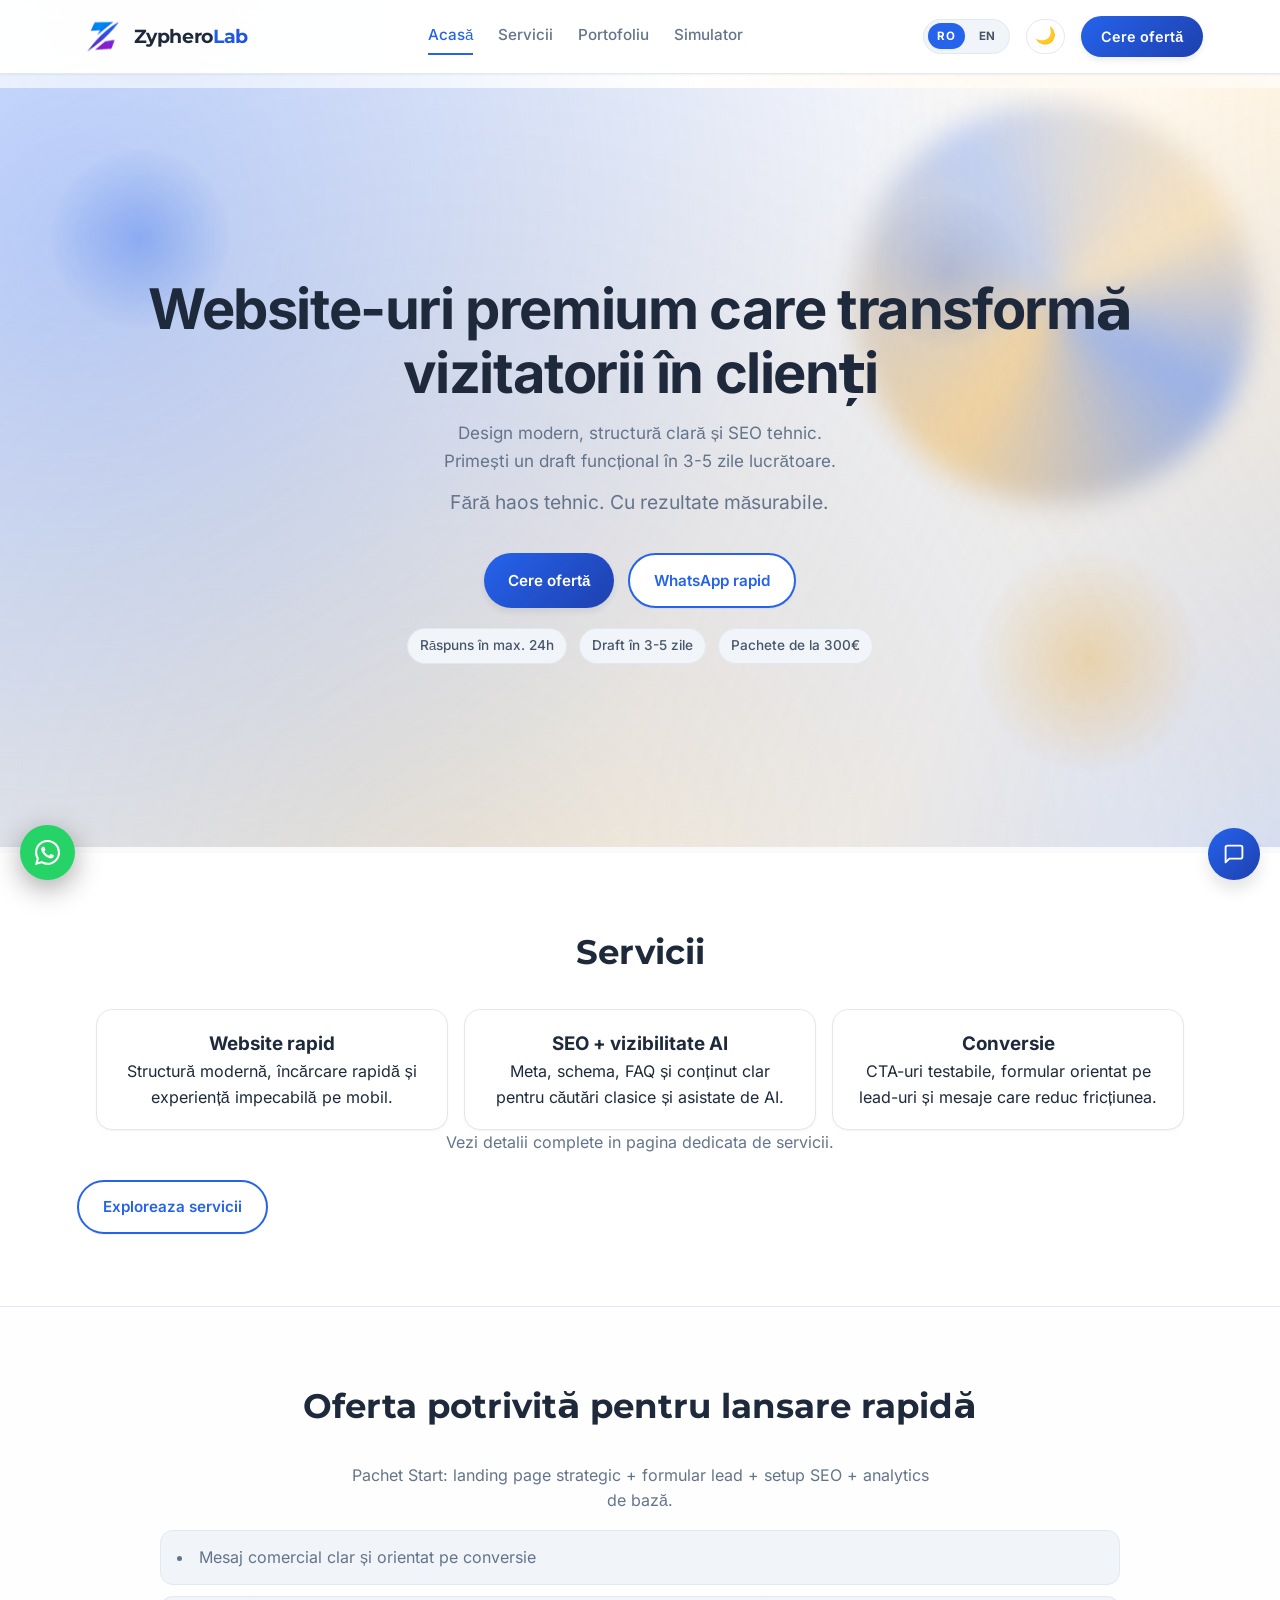
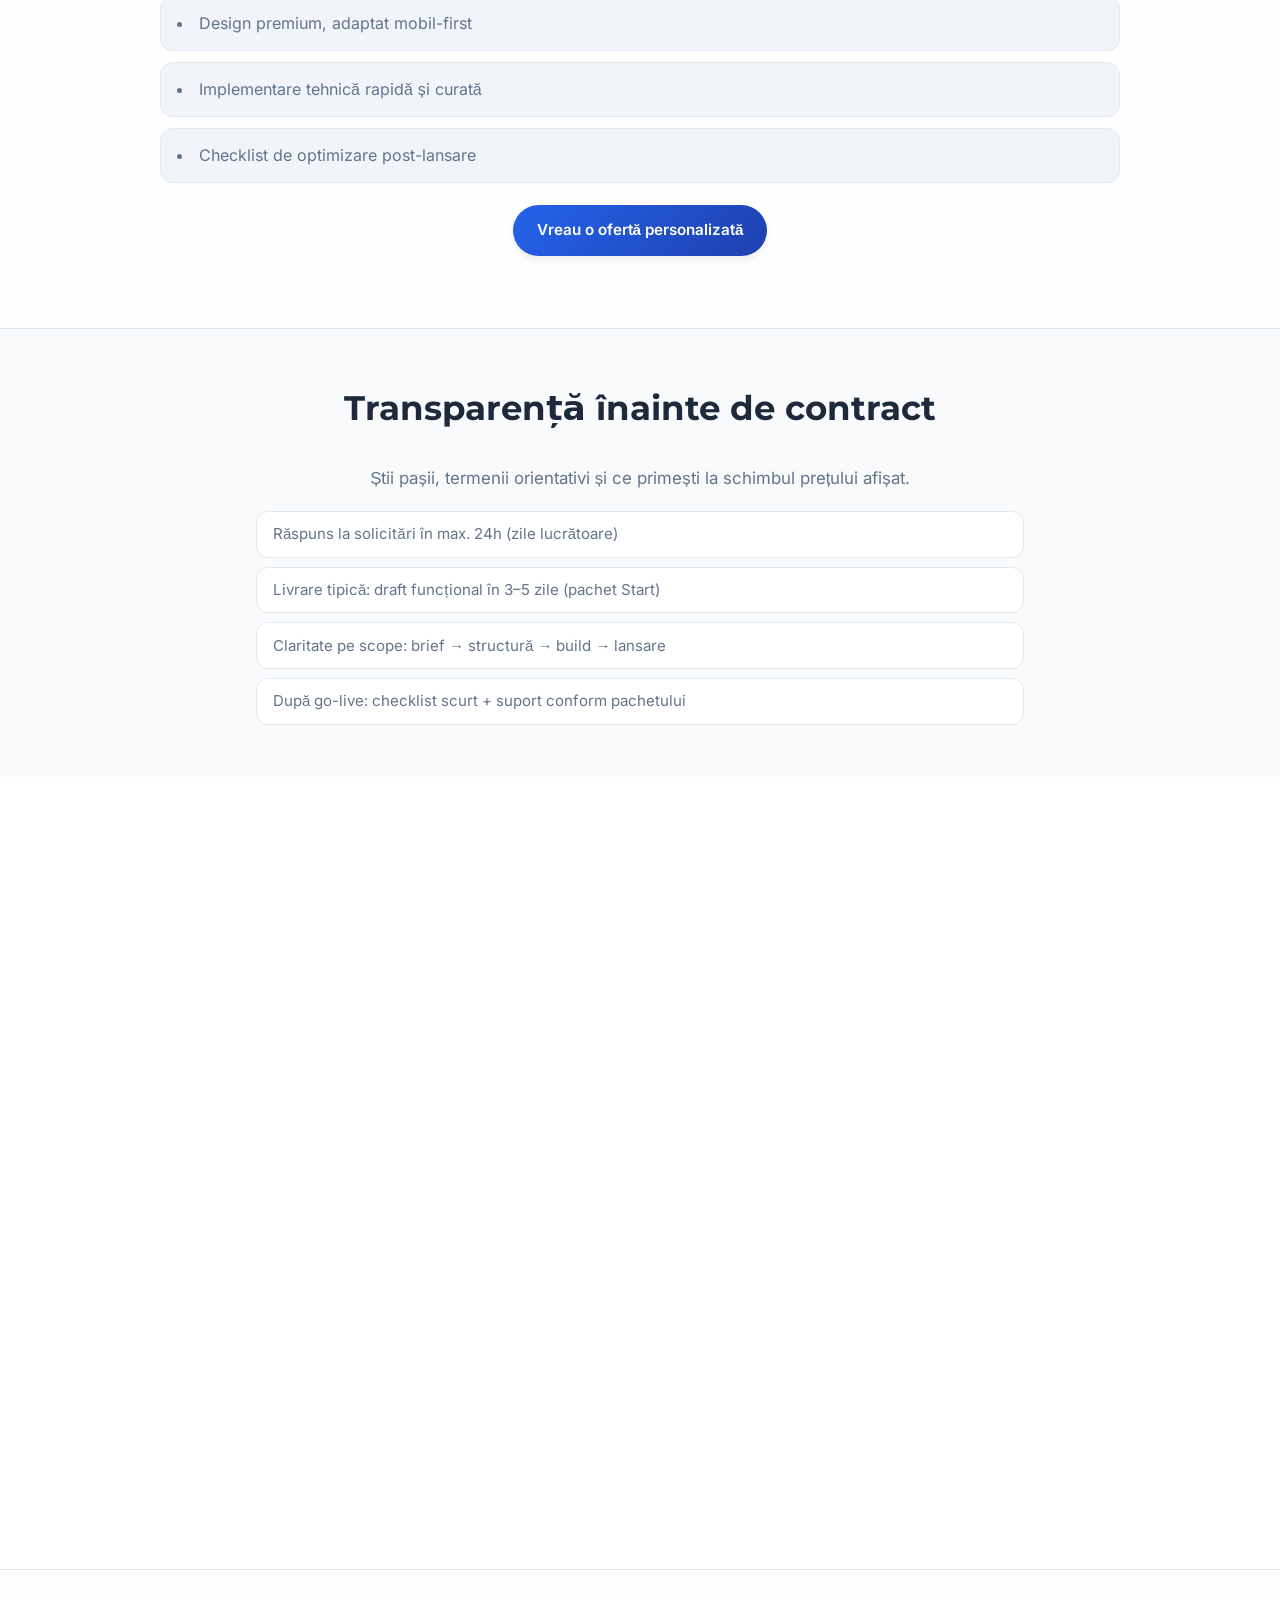
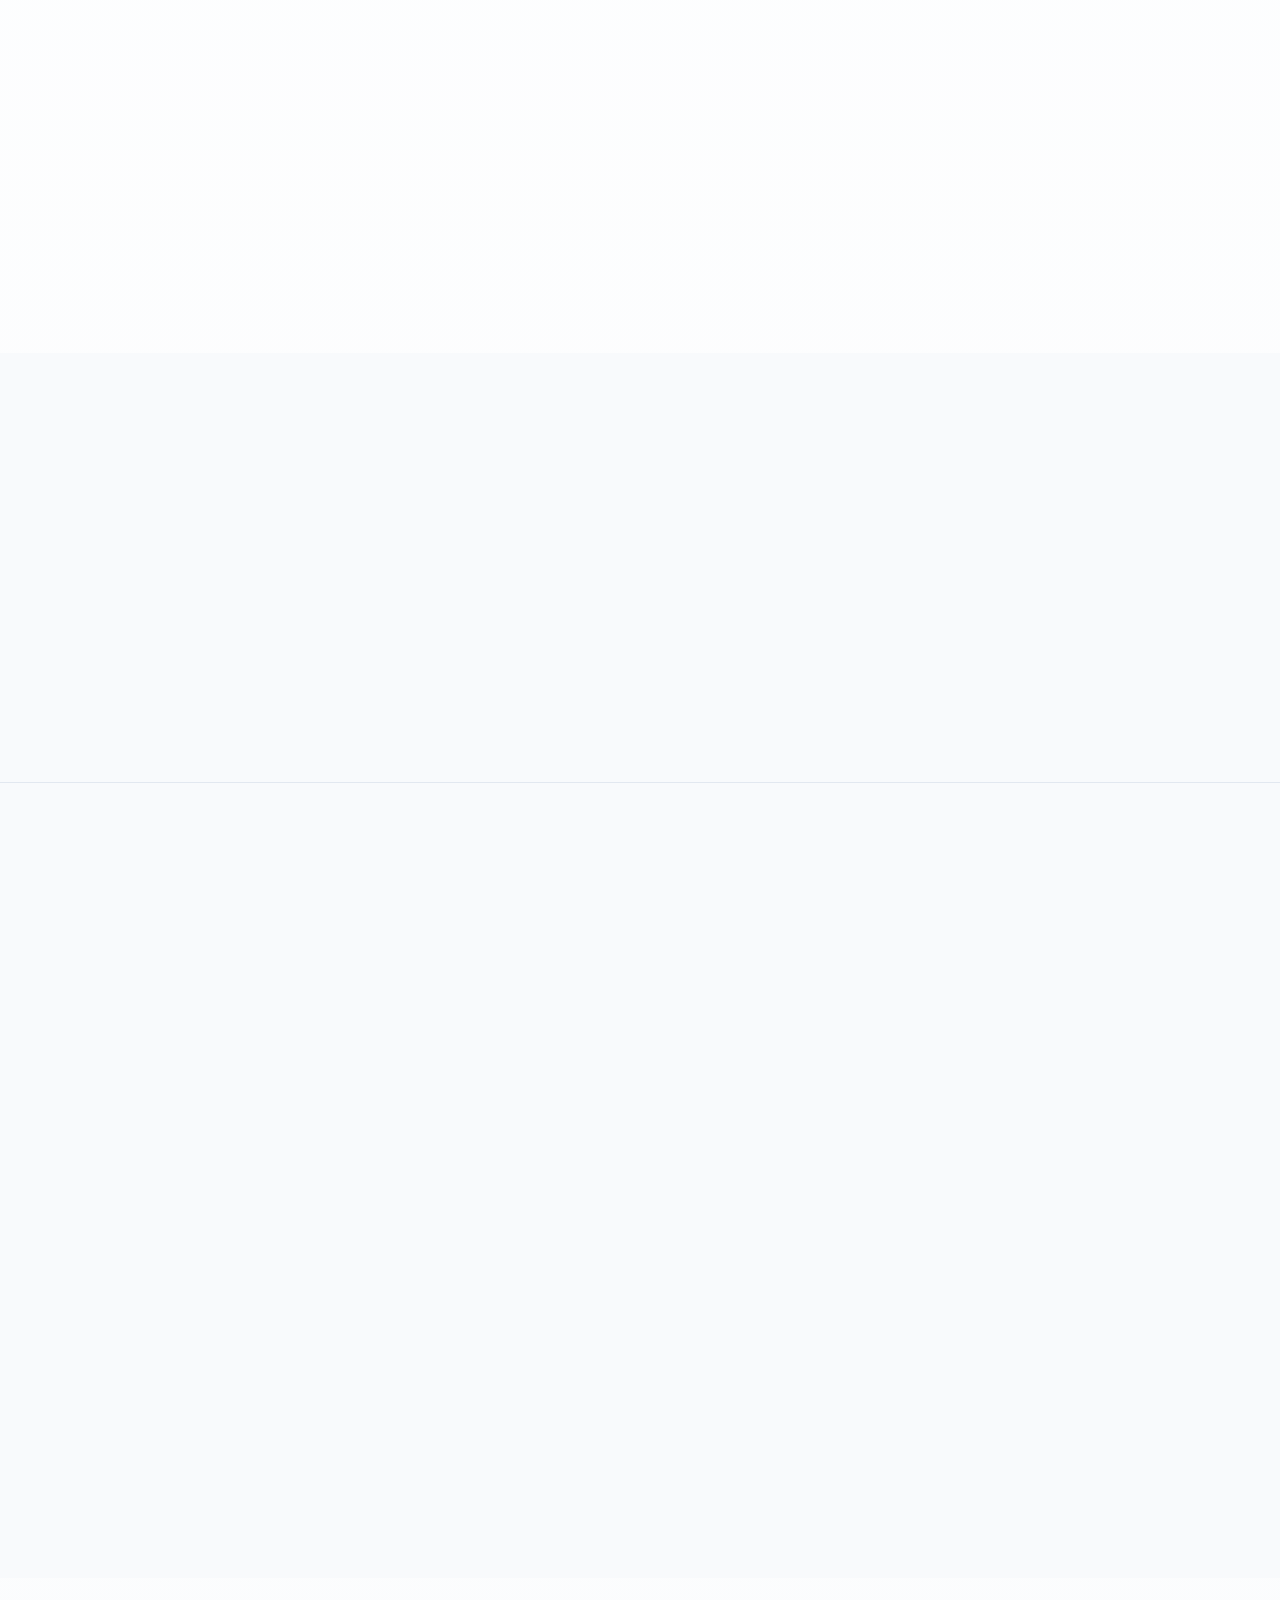
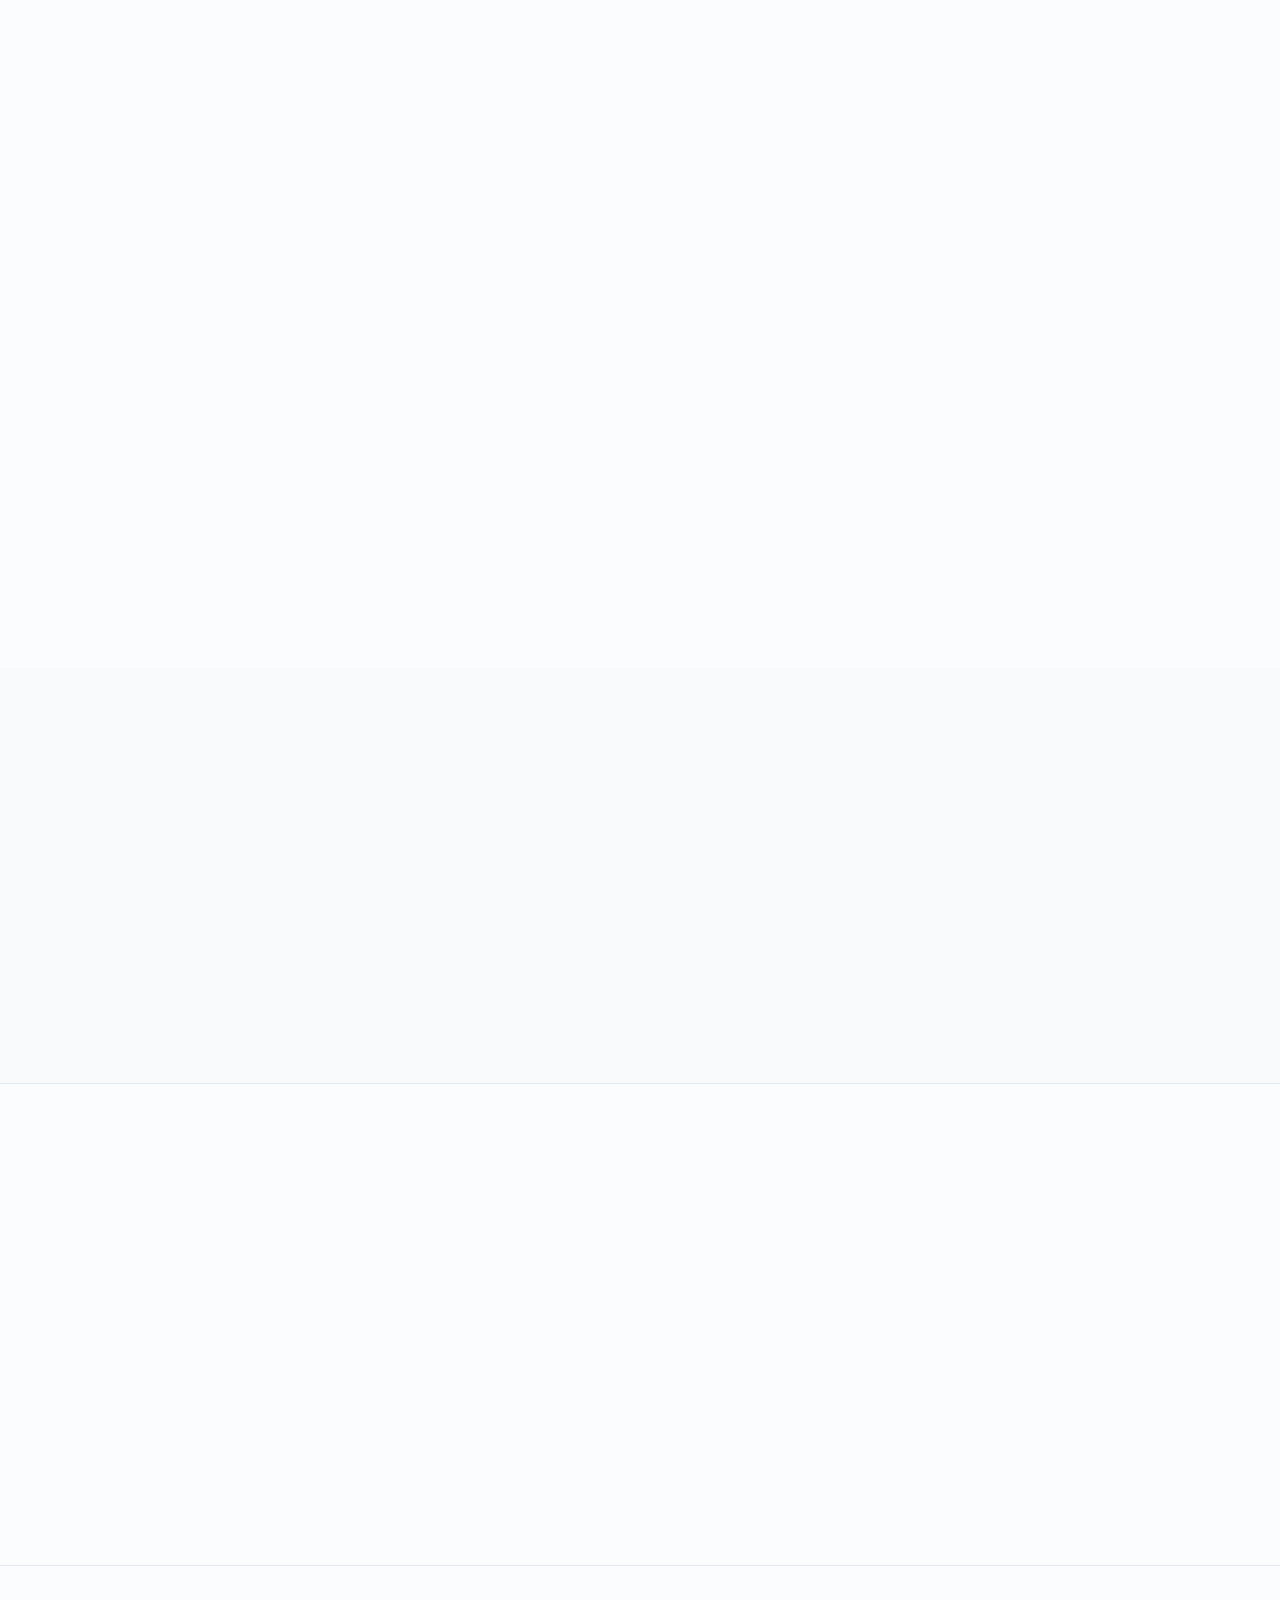
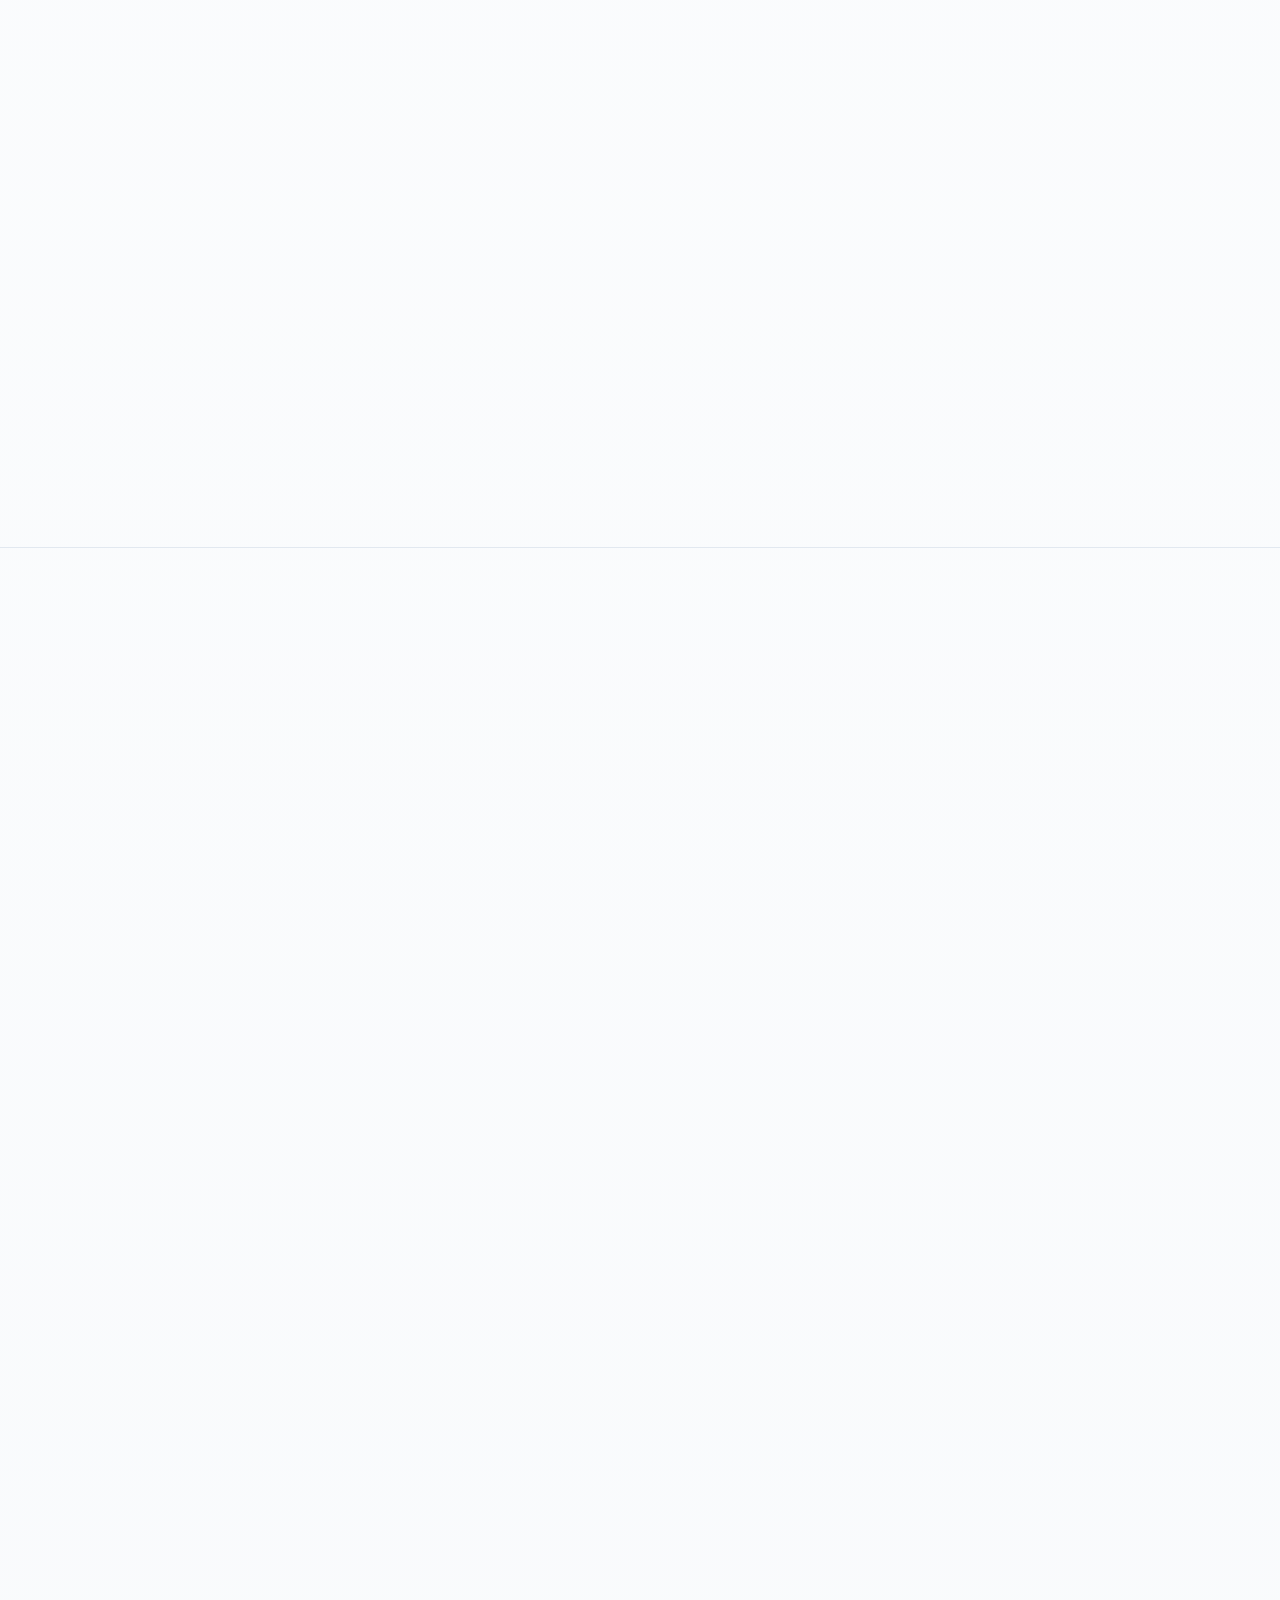
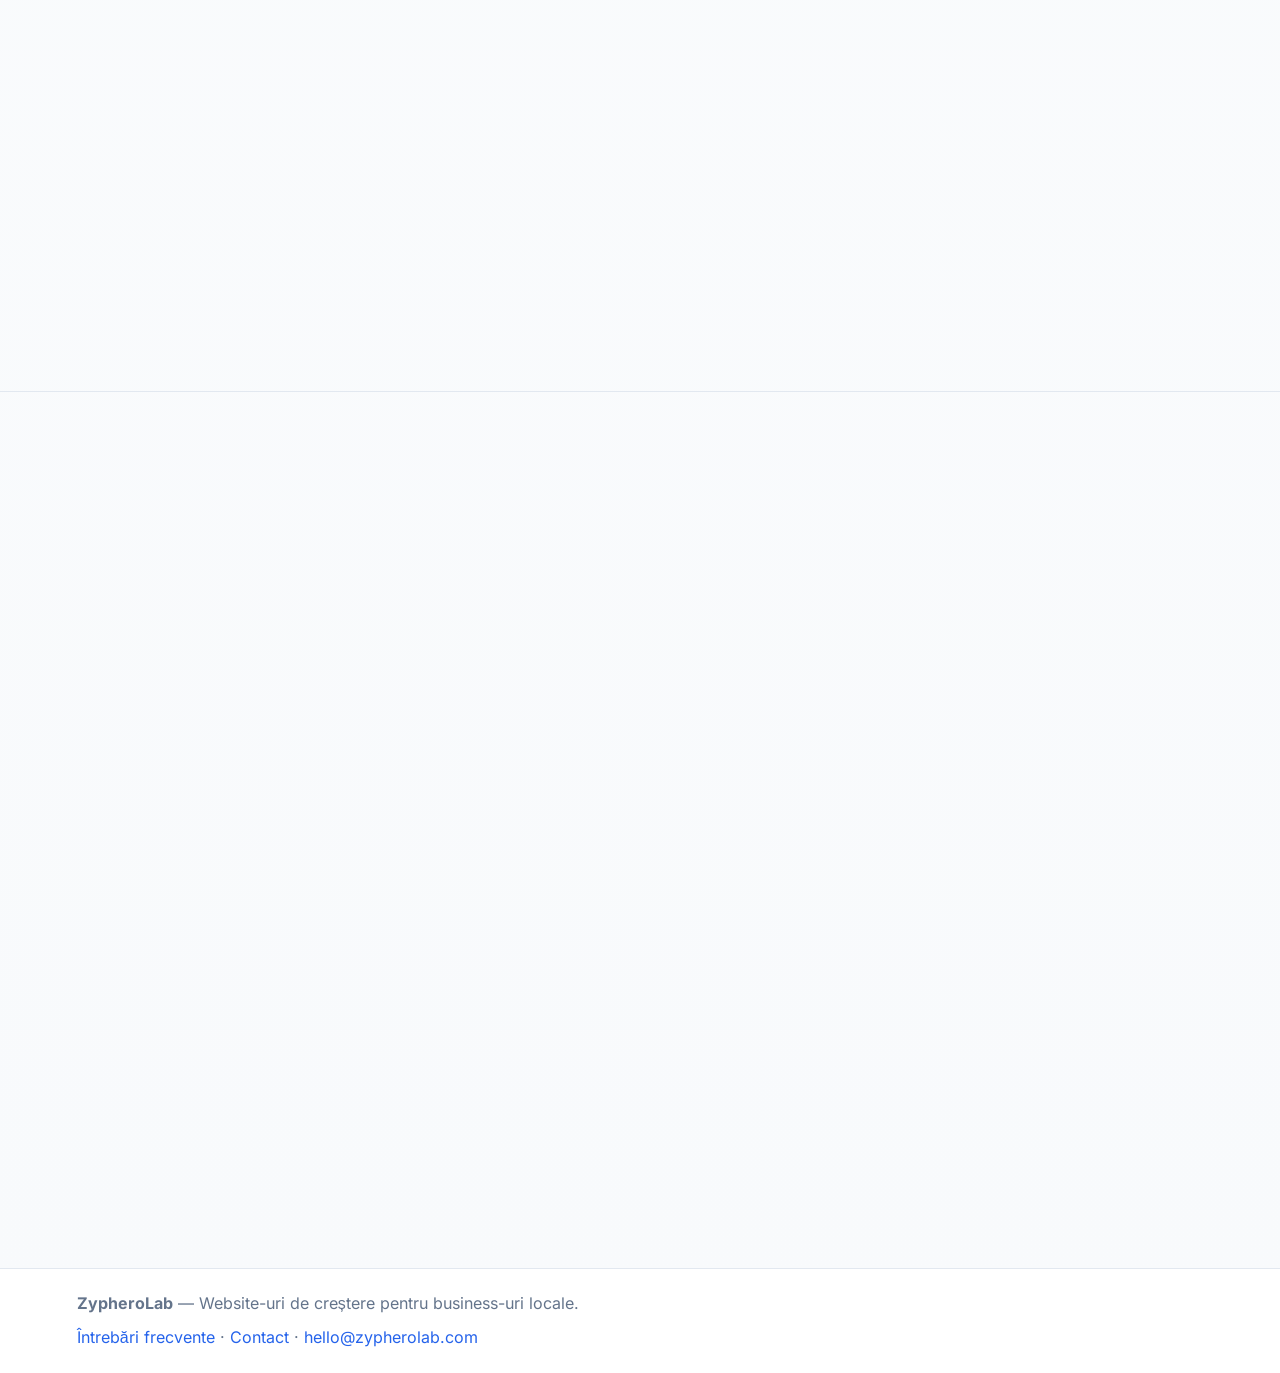
<file: index.html>
<!DOCTYPE html>
<html lang="ro">
<head>
<meta charset="UTF-8">
<meta name="viewport" content="width=device-width, initial-scale=1.0">
<title>ZypheroLab | Website-uri premium care aduc clienți</title>
<meta name="description" content="ZypheroLab construiește website-uri premium, rapide și orientate pe conversie pentru business-uri din România și clienți internaționali. SEO tehnic, UX clar și lead-uri reale.">
<meta name="robots" content="index, follow, max-image-preview:large, max-snippet:-1, max-video-preview:-1">
<meta name="google-site-verification" content="-THxZHHRE3mQGlULUgCp1KORz4AVxFaa0b4eiRkuZHc">
<meta name="author" content="ZypheroLab">
<meta name="theme-color" content="#667eea">
<link rel="icon" href="/favicon.ico" sizes="any">
<link rel="icon" href="/favicon-32.png" type="image/png" sizes="32x32">
<link rel="icon" href="/favicon-192.png" type="image/png" sizes="192x192">
<link rel="apple-touch-icon" href="/apple-touch-icon.png">
<link rel="canonical" href="https://zypherolab.com/">
<link rel="alternate" hreflang="ro" href="https://zypherolab.com/">
<link rel="alternate" hreflang="en" href="https://zypherolab.com/en/">
<link rel="alternate" hreflang="x-default" href="https://zypherolab.com/">
<meta property="og:type" content="website">
<meta property="og:locale" content="ro_RO">
<meta property="og:locale:alternate" content="en_US">
<meta property="og:title" content="ZypheroLab | Website-uri premium pentru creștere">
<meta property="og:description" content="Design modern, viteză ridicată și structură orientată pe lead-uri. Optimizat pentru Google și căutări asistate de AI.">
<meta property="og:url" content="https://zypherolab.com/">
<meta property="og:site_name" content="ZypheroLab">
<meta property="og:image" content="https://zypherolab.com/img/brand/og-image.png">
<meta property="og:image:width" content="1200">
<meta property="og:image:height" content="630">
<meta name="twitter:card" content="summary_large_image">
<meta name="twitter:title" content="ZypheroLab | Website-uri premium pentru business">
<meta name="twitter:description" content="Website-uri rapide, SEO-ready și orientate pe conversie.">
<meta name="twitter:image" content="https://zypherolab.com/img/brand/og-image.png">
<link rel="preload" href="/fonts/inter-latin.woff2" as="font" type="font/woff2" crossorigin>
<link rel="preload" href="/fonts/montserrat-latin.woff2" as="font" type="font/woff2" crossorigin>
<link rel="preload" href="/css/fonts.css?v=20260424d" as="style" onload="this.onload=null;this.rel='stylesheet'">
<noscript><link rel="stylesheet" href="/css/fonts.css?v=20260424d"></noscript>
<link rel="stylesheet" href="/css/home-critical.css?v=20260424a">
<link rel="preload" href="/css/style.css?v=20260424c" as="style" onload="this.onload=null;this.rel='stylesheet'">
<noscript><link rel="stylesheet" href="/css/style.css?v=20260424c"></noscript>
<link rel="alternate" type="text/plain" href="/llms.txt" title="LLMs summary">
<noscript>
  <style>
    @media (max-width: 768px) {
      .nav-main {
        display: flex !important;
        width: 100%;
        justify-content: flex-start;
        overflow-x: auto;
        flex-wrap: nowrap;
        gap: 0.8rem;
        padding-top: 0.35rem;
      }
      .nav-main a {
        margin-left: 0;
        white-space: nowrap;
      }
      .hamburger,
      .mobile-menu,
      .mobile-menu-overlay {
        display: none !important;
      }
      .header-cta,
      .header-inner > .lang-switch,
      .header-inner > .dark-mode-toggle {
        display: inline-flex !important;
      }
      .header-inner {
        flex-wrap: wrap;
        row-gap: 0.5rem;
      }
    }
  </style>
</noscript>
<script type="application/ld+json">
{
  "@context": "https://schema.org",
  "@graph": [
    {
      "@type": "Organization",
      "@id": "https://zypherolab.com/#organization",
      "name": "ZypheroLab",
      "url": "https://zypherolab.com/",
      "description": "ZypheroLab construiește website-uri premium, rapide și orientate pe conversie pentru business-uri din România și clienți internaționali. SEO tehnic, UX clar și lead-uri reale.",
      "logo": "https://zypherolab.com/img/brand/zypherolab-logo.webp",
      "contactPoint": {
        "@type": "ContactPoint",
        "contactType": "sales",
        "telephone": "+40747821384",
        "url": "https://zypherolab.com/#contact",
        "availableLanguage": [
          "ro",
          "en"
        ]
      }
    },
    {
      "@type": "WebSite",
      "@id": "https://zypherolab.com/#website",
      "url": "https://zypherolab.com/",
      "name": "ZypheroLab",
      "publisher": {
        "@id": "https://zypherolab.com/#organization"
      },
      "inLanguage": "ro-RO"
    },
    {
      "@type": "WebPage",
      "@id": "https://zypherolab.com/#webpage",
      "url": "https://zypherolab.com/",
      "name": "ZypheroLab | Website-uri premium care aduc clienți",
      "description": "ZypheroLab construiește website-uri premium, rapide și orientate pe conversie pentru business-uri din România și clienți internaționali. SEO tehnic, UX clar și lead-uri reale.",
      "isPartOf": { "@id": "https://zypherolab.com/#website" },
      "about": { "@id": "https://zypherolab.com/#organization" },
      "inLanguage": "ro-RO",
      "primaryImageOfPage": {
        "@type": "ImageObject",
        "url": "https://zypherolab.com/img/brand/og-image.png"
      }
    },
    {
      "@type": "ProfessionalService",
      "@id": "https://zypherolab.com/#service",
      "name": "ZypheroLab Website Growth Service",
      "provider": {
        "@id": "https://zypherolab.com/#organization"
      },
      "serviceType": [
        "Design web",
        "SEO tehnic",
        "Optimizare conversie"
      ],
      "areaServed": [
        "RO",
        "Worldwide"
      ]
    },
    {
      "@type": "FAQPage",
      "@id": "https://zypherolab.com/#faq",
      "mainEntity": [
        {
          "@type": "Question",
          "name": "Cât costă un website?",
          "acceptedAnswer": {
            "@type": "Answer",
            "text": "Landing page de la 300€, site complet 5 pagini de la 600€. Prețul final depinde de funcționalități și complexitate."
          }
        },
        {
          "@type": "Question",
          "name": "Ce include pachetul de bază?",
          "acceptedAnswer": {
            "@type": "Answer",
            "text": "Structură strategică, design responsive, formular lead, setup SEO de bază și analytics."
          }
        },
        {
          "@type": "Question",
          "name": "Cum mă ajută site-ul să obțin mai mulți clienți?",
          "acceptedAnswer": {
            "@type": "Answer",
            "text": "Prin mesaj clar, arhitectură orientată pe conversie și CTA-uri care reduc fricțiunea."
          }
        },
        {
          "@type": "Question",
          "name": "Pot modifica conținutul după?",
          "acceptedAnswer": {
            "@type": "Answer",
            "text": "Da, livrăm codul sursă curat și documentat. Poți modifica textele sau pot face eu modificări la cerere."
          }
        },
        {
          "@type": "Question",
          "name": "Lucrați și cu business-uri în engleză?",
          "acceptedAnswer": {
            "@type": "Answer",
            "text": "Da. Site-ul are variantă RO/EN și putem adapta conținutul pentru audiențe internaționale."
          }
        }
      ]
    }
  ]
}
</script>
<script>
  (function () {
    var markReady = function () {
      document.documentElement.classList.add("fx-ready");
    };
    if ("requestIdleCallback" in window) {
      requestIdleCallback(markReady, { timeout: 1200 });
      return;
    }
    window.setTimeout(markReady, 400);
  })();
</script>
</head>
<body>
<a class="skip-link" href="#main-content" data-i18n="skip">Sari la conținut</a>

<header>
  <div class="header-inner">
    <a href="#home" class="brand" data-i18n-aria="brand.aria" aria-label="ZypheroLab — Acasă">
      <span class="brand-mark-hex" aria-hidden="true">
        <picture class="brand-mark-img">
          <source srcset="/img/brand/zypherolab-logo.webp" type="image/webp">
          <img src="/img/brand/zypherolab-logo.png" alt="ZypheroLab logo" width="44" height="44" decoding="async" loading="eager">
        </picture>
      </span>
      <span class="brand-wordmark">Zyphero<span class="brand-wordmark-accent">Lab</span></span>
    </a>
    <button type="button" class="hamburger" aria-label="Deschide meniu" aria-expanded="false" aria-controls="mobile-menu">
      <span class="hamburger-line"></span>
      <span class="hamburger-line"></span>
      <span class="hamburger-line"></span>
    </button>
    <nav class="nav-main" data-i18n-aria="nav.aria" aria-label="Navigare principală">
      <a href="#home" data-nav-target="home" class="is-active" data-i18n="nav.home">Acasă</a>
      <a href="#services" data-nav-target="services" data-i18n="nav.services">Servicii</a>
      <a href="#results" data-nav-target="results" data-i18n="nav.portfolio">Portofoliu</a>
      <a href="#simulator" data-nav-target="simulator" data-i18n="nav.simulator">Simulator</a>
    </nav>
    <div class="lang-switch" role="group">
      <button type="button" class="lang-btn is-active" data-lang="ro" aria-pressed="true">RO</button>
      <button type="button" class="lang-btn" data-lang="en" aria-pressed="false">EN</button>
    </div>
    <button type="button" class="dark-mode-toggle" aria-label="Comută dark mode" data-i18n-aria="darkMode.aria">
      <span class="dark-mode-toggle-icon" aria-hidden="true">🌙</span>
    </button>
    <a class="header-cta" href="#contact" data-i18n="header.cta">Cere ofertă</a>
  </div>
</header>

<div class="mobile-menu-overlay" aria-hidden="true"></div>
<div class="mobile-menu" id="mobile-menu" aria-hidden="true">
  <div class="mobile-menu-header">
    <a href="#home" class="brand" data-i18n-aria="brand.aria" aria-label="ZypheroLab — Acasă">
      <span class="brand-mark-hex" aria-hidden="true">
        <picture class="brand-mark-img">
          <source srcset="/img/brand/zypherolab-logo.webp" type="image/webp">
          <img src="/img/brand/zypherolab-logo.png" alt="ZypheroLab logo" width="44" height="44" decoding="async" loading="lazy">
        </picture>
      </span>
      <span class="brand-wordmark">Zyphero<span class="brand-wordmark-accent">Lab</span></span>
    </a>
    <button type="button" class="mobile-menu-close" aria-label="Închide meniu">
      <span aria-hidden="true">×</span>
    </button>
  </div>
  <nav class="mobile-menu-nav" data-i18n-aria="nav.aria" aria-label="Navigare principală">
    <a href="#home" data-nav-target="home" class="is-active" data-i18n="nav.home">Acasă</a>
    <a href="#services" data-nav-target="services" data-i18n="nav.services">Servicii</a>
    <a href="#results" data-nav-target="results" data-i18n="nav.portfolio">Portofoliu</a>
    <a href="#simulator" data-nav-target="simulator" data-i18n="nav.simulator">Simulator</a>
    <a href="#contact" data-nav-target="contact" data-i18n="nav.contact">Contact</a>
  </nav>
  <div class="mobile-menu-footer">
    <div class="lang-switch" role="group">
      <button type="button" class="lang-btn is-active" data-lang="ro" aria-pressed="true">RO</button>
      <button type="button" class="lang-btn" data-lang="en" aria-pressed="false">EN</button>
    </div>
    <button type="button" class="dark-mode-toggle" aria-label="Comută dark mode" data-i18n-aria="darkMode.aria">
      <span class="dark-mode-toggle-icon" aria-hidden="true">🌙</span>
    </button>
  </div>
</div>

<main id="main-content">
  <section id="home" class="hero">
    <div class="floating-shape floating-shape--circle-1" aria-hidden="true"></div>
    <div class="floating-shape floating-shape--circle-2" aria-hidden="true"></div>
    <div class="floating-shape floating-shape--circle-3" aria-hidden="true"></div>
    <div class="hero-inner">
      <div class="hero-copy">
        <h1 data-i18n="hero.title">Website-uri premium care transformă vizitatorii în clienți</h1>
        <div class="hero-lead">
          <p class="hero-subtitle" data-i18n="hero.subtitle">Design modern, structură clară și SEO tehnic. Primești un draft funcțional în 3-5 zile lucrătoare.</p>
          <p class="hero-tagline" data-i18n="hero.tagline">Fără haos tehnic. Cu rezultate măsurabile.</p>
        </div>
        <div class="hero-actions">
          <a class="btn" href="#contact" data-i18n="hero.cta1">Cere ofertă</a>
          <a class="btn btn-secondary" href="https://wa.me/40747821384?text=Buna%2C%20vreau%20o%20oferta%20pentru%20website." data-wa-link="true" data-i18n="hero.cta2">WhatsApp rapid</a>
        </div>
        <div class="trust-badges">
          <span class="trust-badge" data-i18n="hero.t1">Răspuns în max. 24h</span>
          <span class="trust-badge" data-i18n="hero.t2">Draft în 3-5 zile</span>
          <span class="trust-badge" data-i18n="hero.t3">Pachete de la 300€</span>
        </div>
      </div>
    </div>
  </section>

  <section id="services" class="services reveal" aria-labelledby="services-title">
    <h2 id="services-title" data-i18n="services.title">Servicii</h2>
    <div class="cards">
      <article class="card">
        <h3 data-i18n="services.c1t">Website rapid</h3>
        <p data-i18n="services.c1p">Structură modernă, încărcare rapidă și experiență impecabilă pe mobil.</p>
      </article>
      <article class="card">
        <h3 data-i18n="services.c2t">SEO + vizibilitate AI</h3>
        <p data-i18n="services.c2p">Meta, schema, FAQ și conținut clar pentru căutări clasice și asistate de AI.</p>
      </article>
      <article class="card">
        <h3 data-i18n="services.c3t">Conversie</h3>
        <p data-i18n="services.c3p">CTA-uri testabile, formular orientat pe lead-uri și mesaje care reduc fricțiunea.</p>
      </article>
    </div>
    <p class="offer-lead" data-i18n="seoLinks.services.lead">Vezi detalii complete in pagina dedicata de servicii.</p>
    <a class="btn btn-secondary" href="/servicii-web.html" data-i18n="seoLinks.services.cta">Exploreaza servicii</a>
  </section>
  <section id="offer" class="offer reveal" aria-labelledby="offer-title">
    <h2 id="offer-title" data-i18n="offer.title">Oferta potrivită pentru lansare rapidă</h2>
    <p class="offer-lead" data-i18n="offer.lead">Pachet Start: landing page strategic + formular lead + setup SEO + analytics de bază.</p>
    <ul class="offer-list">
      <li data-i18n="offer.li1">Mesaj comercial clar și orientat pe conversie</li>
      <li data-i18n="offer.li2">Design premium, adaptat mobil-first</li>
      <li data-i18n="offer.li3">Implementare tehnică rapidă și curată</li>
      <li data-i18n="offer.li4">Checklist de optimizare post-lansare</li>
    </ul>
    <a class="btn" href="#contact" data-i18n="offer.cta">Vreau o ofertă personalizată</a>
  </section>
  <section class="proof-strip reveal" aria-labelledby="proof-title">
    <h2 id="proof-title" data-i18n="proof.title">Transparență înainte de contract</h2>
    <p class="proof-strip-lead" data-i18n="proof.lead">Știi pașii, termenii orientativi și ce primești la schimbul prețului afișat.</p>
    <ul class="proof-strip-list">
      <li data-i18n="proof.b1">Răspuns la solicitări în max. 24h (zile lucrătoare)</li>
      <li data-i18n="proof.b2">Livrare tipică: draft funcțional în 3–5 zile (pachet Start)</li>
      <li data-i18n="proof.b3">Claritate pe scope: brief → structură → build → lansare</li>
      <li data-i18n="proof.b4">După go-live: checklist scurt + suport conform pachetului</li>
    </ul>
  </section>

  <section id="results" class="portfolio reveal" aria-labelledby="portfolio-title">
    <h2 id="portfolio-title" data-i18n="portfolio.title">Portofoliu — proiecte web design</h2>
    <div class="portfolio-grid">
      <article class="portfolio-item">
        <h3 data-i18n="portfolio.project1.title">Landing Restaurant</h3>
        <ul class="portfolio-case">
          <li><span class="portfolio-case-type" data-i18n="portfolio.labelChallenge">Provocare:</span> <span data-i18n="portfolio.project1.challenge">Site vechi, greu pe mobil; rezervările se pierdeau în telefon.</span></li>
          <li><span class="portfolio-case-type" data-i18n="portfolio.labelSolution">Soluție:</span> <span data-i18n="portfolio.project1.solution">Landing cu meniu clar, CTA rezervare și informații ușor de scanat.</span></li>
          <li><span class="portfolio-case-type" data-i18n="portfolio.labelResult">Rezultat:</span> <span data-i18n="portfolio.project1.result">Flux de contact unificat; experiență stabilă pe telefon.</span></li>
        </ul>
        <a href="#contact" class="portfolio-link" data-i18n="portfolio.project1.link">Detalii la cerere →</a>
      </article>
      <article class="portfolio-item">
        <h3 data-i18n="portfolio.project2.title">Site Cabinet Avocat</h3>
        <ul class="portfolio-case">
          <li><span class="portfolio-case-type" data-i18n="portfolio.labelChallenge">Provocare:</span> <span data-i18n="portfolio.project2.challenge">Clienții nu știau cum se programează; lipsă încredere în canalul online.</span></li>
          <li><span class="portfolio-case-type" data-i18n="portfolio.labelSolution">Soluție:</span> <span data-i18n="portfolio.project2.solution">Structură pentru servicii + formular programare + SEO local de bază.</span></li>
          <li><span class="portfolio-case-type" data-i18n="portfolio.labelResult">Rezultat:</span> <span data-i18n="portfolio.project2.result">Mesaj profesional și canal clar de înscriere.</span></li>
        </ul>
        <a href="#contact" class="portfolio-link" data-i18n="portfolio.project2.link">Detalii la cerere →</a>
      </article>
      <article class="portfolio-item">
        <h3 data-i18n="portfolio.project3.title">Redesign E-commerce</h3>
        <ul class="portfolio-case">
          <li><span class="portfolio-case-type" data-i18n="portfolio.labelChallenge">Provocare:</span> <span data-i18n="portfolio.project3.challenge">Coș abandonat ridicat; mobile slab; mesaj produs neclar.</span></li>
          <li><span class="portfolio-case-type" data-i18n="portfolio.labelSolution">Soluție:</span> <span data-i18n="portfolio.project3.solution">Redesign flux checkout, ierarhie vizuală și pagini produs orientate pe conversie.</span></li>
          <li><span class="portfolio-case-type" data-i18n="portfolio.labelResult">Rezultat:</span> <span data-i18n="portfolio.project3.result">Estimare +40% vânzări după lansare (vs. aceeași perioadă anul anterior).</span></li>
        </ul>
        <a href="#contact" class="portfolio-link" data-i18n="portfolio.project3.link">Detalii la cerere →</a>
      </article>
      <article class="portfolio-item">
        <h3 data-i18n="portfolio.project4.title">Portofoliu Freelancer</h3>
        <ul class="portfolio-case">
          <li><span class="portfolio-case-type" data-i18n="portfolio.labelChallenge">Provocare:</span> <span data-i18n="portfolio.project4.challenge">Lucrările erau împrăștiate; contactul era greu de găsit rapid.</span></li>
          <li><span class="portfolio-case-type" data-i18n="portfolio.labelSolution">Soluție:</span> <span data-i18n="portfolio.project4.solution">Site minimalist cu galerie proiecte și un singur CTA principal.</span></li>
          <li><span class="portfolio-case-type" data-i18n="portfolio.labelResult">Rezultat:</span> <span data-i18n="portfolio.project4.result">Prezentare unitară; mai puține mesaje neclare de la vizitatori.</span></li>
        </ul>
        <a href="#contact" class="portfolio-link" data-i18n="portfolio.project4.link">Detalii la cerere →</a>
      </article>
      <article class="portfolio-item portfolio-item--highlight">
        <h3 data-i18n="portfolio.project5.title">Demo interactiv</h3>
        <ul class="portfolio-case">
          <li><span class="portfolio-case-type" data-i18n="portfolio.labelChallenge">Provocare:</span> <span data-i18n="portfolio.project5.challenge">Greu de imaginat cum ar arăta site-ul înainte de un brief complet.</span></li>
          <li><span class="portfolio-case-type" data-i18n="portfolio.labelSolution">Soluție:</span> <span data-i18n="portfolio.project5.solution">Tip business + culoare + preview instant în pagină (fără backend).</span></li>
          <li><span class="portfolio-case-type" data-i18n="portfolio.labelResult">Rezultat:</span> <span data-i18n="portfolio.project5.result">Pornești de la un concept vizibil; apoi refinăm la ofertă personalizată.</span></li>
        </ul>
        <a href="#simulator" class="portfolio-link" data-i18n="portfolio.project5.link">Încearcă demo →</a>
      </article>
    </div>
  </section>

  <section class="testimonials reveal" aria-labelledby="testimonials-title">
    <h2 id="testimonials-title" data-i18n="testimonials.title">Ce spun clienții</h2>
    <div class="testimonials-grid">
      <blockquote>
        <p data-i18n="testimonials.cristi.text">„Am trecut de la un site vechi la un flux clar de contact. Acum avem lead-uri constante, fără trafic irosit.”</p>
        <cite data-i18n="testimonials.cristi.author">— Cristi, owner business local</cite>
      </blockquote>
      <blockquote>
        <p data-i18n="testimonials.maria.text">„Proces clar, livrare rapidă și design premium. Clienții au început să ne perceapă mult mai profesionist.”</p>
        <cite data-i18n="testimonials.maria.author">— Maria, fondator studio</cite>
      </blockquote>
      <blockquote>
        <p data-i18n="testimonials.andrei.text">„După lansare, cererile calificate au crescut în primele săptămâni. Site-ul comunică exact ce oferim.”</p>
        <cite data-i18n="testimonials.andrei.author">— Andrei, fondator firmă servicii</cite>
      </blockquote>
    </div>
  </section>
  <section id="process" class="process reveal" aria-labelledby="process-title">
    <h2 id="process-title" data-i18n="process.title">Cum lucrăm</h2>
    <div class="process-grid">
      <article class="process-step">
        <div class="process-number">1</div>
        <h3 data-i18n="process.step1">Discuție brief</h3>
        <p data-i18n="process.step1desc">Aflăm obiectivele, publicul țintă și mesajul principal.</p>
      </article>
      <article class="process-step">
        <div class="process-number">2</div>
        <h3 data-i18n="process.step2">Wireframe</h3>
        <p data-i18n="process.step2desc">Aprobăm structura și fluxul înainte de design final.</p>
      </article>
      <article class="process-step">
        <div class="process-number">3</div>
        <h3 data-i18n="process.step3">Build + Test</h3>
        <p data-i18n="process.step3desc">Dezvoltare rapidă, testare pe toate dispozitivele.</p>
      </article>
      <article class="process-step">
        <div class="process-number">4</div>
        <h3 data-i18n="process.step4">Lansare + Suport</h3>
        <p data-i18n="process.step4desc">Publicare, monitorizare și 3 luni suport inclus.</p>
      </article>
    </div>
  </section>
  <section id="pricing" class="pricing reveal" aria-labelledby="pricing-title">
    <div class="floating-shape floating-shape--circle-1" aria-hidden="true"></div>
    <div class="floating-shape floating-shape--circle-2" aria-hidden="true"></div>
    <div class="floating-shape floating-shape--circle-3" aria-hidden="true"></div>
    <h2 id="pricing-title" data-i18n="pricing.title">Prețuri transparente</h2>
    <div class="pricing-grid">
      <div class="pricing-card">
        <h3 data-i18n="pricing.start.title">Pachet Start</h3>
        <div class="pricing-price" data-i18n="pricing.start.price">300 €</div>
        <ul class="pricing-features">
          <li data-i18n="pricing.start.f1">Landing page completă</li>
          <li data-i18n="pricing.start.f2">SEO tehnic de bază</li>
          <li data-i18n="pricing.start.f3">Formular lead + WhatsApp</li>
          <li data-i18n="pricing.start.f4">Lansare în 3-5 zile</li>
          <li data-i18n="pricing.start.f5">Suport email 30 zile</li>
        </ul>
        <a class="btn" href="#contact" data-i18n="pricing.start.cta">Vreau pachetul Start</a>
      </div>
      <div class="pricing-card pricing-card--featured">
        <div class="pricing-badge" data-i18n="pricing.popular">Cel mai popular</div>
        <h3 data-i18n="pricing.growth.title">Pachet Growth</h3>
        <div class="pricing-price" data-i18n="pricing.growth.price">600 €</div>
        <ul class="pricing-features">
          <li data-i18n="pricing.growth.f1">Website multi-pagină</li>
          <li data-i18n="pricing.growth.f2">SEO tehnic avansat</li>
          <li data-i18n="pricing.growth.f3">Analytics + rapoarte lunare</li>
          <li data-i18n="pricing.growth.f4">Lansare în 5-7 zile</li>
          <li data-i18n="pricing.growth.f5">Suport prioritar 3 luni</li>
        </ul>
        <a class="btn" href="#contact" data-i18n="pricing.growth.cta">Vreau pachetul Growth</a>
      </div>
      <div class="pricing-card">
        <h3 data-i18n="pricing.custom.title">Proiect Custom</h3>
        <div class="pricing-price" data-i18n="pricing.custom.price">La cerere</div>
        <ul class="pricing-features">
          <li data-i18n="pricing.custom.f1">Soluție personalizată</li>
          <li data-i18n="pricing.custom.f2">E-commerce sau aplicație</li>
          <li data-i18n="pricing.custom.f3">Integrări API</li>
          <li data-i18n="pricing.custom.f4">Timeline flexibil</li>
          <li data-i18n="pricing.custom.f5">Suport dedicat</li>
        </ul>
        <a class="btn" href="#contact" data-i18n="pricing.custom.cta">Cere ofertă</a>
      </div>
    </div>
    <p class="offer-lead" data-i18n="seoLinks.pricing.lead">Compara pachetele in pagina completa de preturi.</p>
    <a class="btn btn-secondary" href="/preturi-web.html" data-i18n="seoLinks.pricing.cta">Vezi preturi detaliate</a>
  </section>
  <section id="subscriptions" class="subscriptions reveal" aria-labelledby="subscriptions-title">
    <h2 id="subscriptions-title" data-i18n="pricing.subscription.title">Abonamente lunare</h2>
    <p class="subscriptions-subtitle" data-i18n="pricing.subscription.subtitle">Suport continuu pentru creștere</p>
    <div class="subscriptions-grid">
      <div class="subscription-card">
        <h3 data-i18n="pricing.subscription.maintenance.title">Mentenanță</h3>
        <div class="subscription-price" data-i18n="pricing.subscription.maintenance.price">50 € / lună</div>
        <ul class="subscription-features">
          <li data-i18n="pricing.subscription.maintenance.f1">Backup zilnic</li>
          <li data-i18n="pricing.subscription.maintenance.f2">Actualizări de securitate</li>
          <li data-i18n="pricing.subscription.maintenance.f3">Monitorizare uptime</li>
          <li data-i18n="pricing.subscription.maintenance.f4">Remedieri minore de buguri</li>
        </ul>
        <a class="btn" href="#contact" data-i18n="pricing.subscription.maintenance.cta">Abonare</a>
      </div>
      <div class="subscription-card subscription-card--featured">
        <div class="subscription-badge">Popular</div>
        <h3 data-i18n="pricing.subscription.support.title">Suport Prioritar</h3>
        <div class="subscription-price" data-i18n="pricing.subscription.support.price">100 € / lună</div>
        <ul class="subscription-features">
          <li data-i18n="pricing.subscription.support.f1">Răspuns în 2 ore</li>
          <li data-i18n="pricing.subscription.support.f2">Modificări incluse</li>
          <li data-i18n="pricing.subscription.support.f3">Consultanță tehnică</li>
          <li data-i18n="pricing.subscription.support.f4">Prioritate la actualizări</li>
        </ul>
        <a class="btn" href="#contact" data-i18n="pricing.subscription.support.cta">Abonare</a>
      </div>
      <div class="subscription-card">
        <h3 data-i18n="pricing.subscription.content.title">Updates Conținut</h3>
        <div class="subscription-price" data-i18n="pricing.subscription.content.price">30 € / lună</div>
        <ul class="subscription-features">
          <li data-i18n="pricing.subscription.content.f1">Modificări text</li>
          <li data-i18n="pricing.subscription.content.f2">Adăugare articole</li>
          <li data-i18n="pricing.subscription.content.f3">Actualizare imagini</li>
          <li data-i18n="pricing.subscription.content.f4">SEO on-page</li>
        </ul>
        <a class="btn" href="#contact" data-i18n="pricing.subscription.content.cta">Abonare</a>
      </div>
    </div>
  </section>
  <section class="about reveal" aria-labelledby="about-title">
    <div class="about-inner">
      <h2 id="about-title" data-i18n="about.title">Despre mine</h2>
      <p data-i18n="about.intro">Web designer freelancer. Livrez rapid website-uri pentru afaceri mici și mijlocii din România și pentru clienți internaționali.</p>
      <a href="#contact" class="btn" data-i18n="about.cta">Hai să discutăm</a>
    </div>
  </section>
  <section class="facts reveal" aria-labelledby="facts-title">
    <h2 id="facts-title" data-i18n="facts.title">Date rapide pentru Google și motoare AI</h2>
    <ul class="facts-list">
      <li data-i18n="facts.li1">ZypheroLab proiectează website-uri orientate pe conversie pentru IMM-uri.</li>
      <li data-i18n="facts.li2">Stack-ul urmărește performanța, accesibilitatea și conținut ușor de citat.</li>
      <li data-i18n="facts.li3">Optimizăm HTML semantic, schema markup, FAQ și claritatea mesajului.</li>
      <li data-i18n="facts.li4">CTA-urile sunt construite pentru contact direct: formular + WhatsApp.</li>
    </ul>
  </section>
  <section id="faq" class="faq reveal" aria-labelledby="faq-title">
    <h2 id="faq-title" data-i18n="faq.title">Întrebări frecvente — web design</h2>
    <div class="faq-list">
      <details class="faq-item">
        <summary data-i18n="faq.q1">Cât costă un website?</summary>
        <p data-i18n="faq.a1">Landing page de la 300€, site complet 5 pagini de la 600€. Prețul final depinde de funcționalități și complexitate.</p>
      </details>
      <details class="faq-item">
        <summary data-i18n="faq.q2">Ce include pachetul de bază?</summary>
        <p data-i18n="faq.a2">Structură strategică, design responsive, formular lead, setup SEO de bază și analytics.</p>
      </details>
      <details class="faq-item">
        <summary data-i18n="faq.q3">Cum mă ajută site-ul să obțin mai mulți clienți?</summary>
        <p data-i18n="faq.a3">Prin mesaj clar, arhitectură orientată pe conversie și CTA-uri care reduc fricțiunea.</p>
      </details>
      <details class="faq-item">
        <summary data-i18n="faq.q4">Pot modifica conținutul după?</summary>
        <p data-i18n="faq.a4">Da, livrăm codul sursă curat și documentat. Poți modifica textele sau pot face eu modificări la cerere.</p>
      </details>
      <details class="faq-item">
        <summary data-i18n="faq.q5">Lucrați și cu business-uri în engleză?</summary>
        <p data-i18n="faq.a5">Da. Site-ul are variantă RO/EN și putem adapta conținutul pentru audiențe internaționale.</p>
      </details>
    </div>
  </section>
  <section id="simulator" class="generator-section reveal" aria-labelledby="generator-title">
    <div class="generator-card simulator-box">
      <div class="generator-card-head">
        <h2 id="generator-title" data-i18n="gen.title">Generator website AI</h2>
        <p class="generator-funnel-bridge" data-i18n="gen.funnelBridge">Etapa dinainte de ofertă: preview direcțional ca punct de plecare (nu e produsul final). După ce îți place direcția, trimiți cererea și aliniem detaliile 1:1.</p>
      </div>
      <div class="generator-grid">
        <div class="generator-form-column inputs">
          <div class="field-group">
            <label for="siteName" data-i18n="gen.labelName">Nume business</label>
            <input type="text" id="siteName" data-i18n-placeholder="gen.phName" placeholder="Introdu numele" required autocomplete="organization">
          </div>
          <div class="field-group">
            <label for="siteType" data-i18n="gen.labelType">Tip business</label>
            <select id="siteType" data-i18n-options>
              <option value="restaurant" data-i18n="gen.opt.restaurant">Restaurant</option>
              <option value="barber" data-i18n="gen.opt.barber">Frizerie</option>
              <option value="agency" data-i18n="gen.opt.agency">Agenție</option>
              <option value="services" data-i18n="gen.opt.services">Servicii</option>
              <option value="ecommerce" data-i18n="gen.opt.ecommerce">E-commerce</option>
              <option value="medical" data-i18n="gen.opt.medical">Cabinet Medical</option>
              <option value="fitness" data-i18n="gen.opt.fitness">Sala Fitness</option>
              <option value="legal" data-i18n="gen.opt.legal">Cabinet Avocatură</option>
              <option value="education" data-i18n="gen.opt.education">Educație / Cursuri</option>
              <option value="consulting" data-i18n="gen.opt.consulting">Consulting</option>
            </select>
          </div>
          <div class="field-group">
            <label for="siteDescription" data-i18n="gen.labelDescription">Descriere scurtă</label>
            <textarea id="siteDescription" rows="2" data-i18n-placeholder="gen.phDescription" placeholder="Descrie în câteva cuvinte business-ul tău"></textarea>
          </div>
          <div class="field-group">
            <label for="siteAddress" data-i18n="gen.labelAddress">Adresă</label>
            <input type="text" id="siteAddress" data-i18n-placeholder="gen.phAddress" placeholder="Strada, numărul, orașul" autocomplete="street-address">
          </div>
          <div class="field-group">
            <label for="sitePhone" data-i18n="gen.labelPhone">Telefon</label>
            <input type="tel" id="sitePhone" data-i18n-placeholder="gen.phPhone" placeholder="07XX XXX XXX" autocomplete="tel">
          </div>
          <div class="field-group">
            <label for="siteServices" data-i18n="gen.labelServices">Servicii principale (separate prin virgulă)</label>
            <textarea id="siteServices" rows="2" data-i18n-placeholder="gen.phServices" placeholder="Ex: Web design, SEO, Marketing"></textarea>
          </div>
          <div class="field-group">
            <label for="siteColor"><span data-i18n="gen.labelColor">Culoare principală</span> <span class="color-value" id="siteColorValue" aria-hidden="true">220°</span></label>
            <input type="range" id="siteColor" class="color-picker" min="0" max="360" value="220" aria-describedby="siteColorHint">
            <span id="siteColorHint" class="sr-only" data-i18n="gen.colorHint">Alege nuanța culorii accent pentru preview, de la 0 la 360 grade.</span>
          </div>
          <div class="field-group field-group--styles">
            <span class="field-label-like" id="style-label" data-i18n="gen.labelStyle">Stil</span>
            <div class="style-toggles style-options" role="group" aria-labelledby="style-label">
              <button type="button" class="active" data-style="modern" aria-label="Modern style">Modern</button>
              <button type="button" data-style="minimal" aria-label="Minimal style">Minimal</button>
              <button type="button" data-style="luxury" aria-label="Luxury style">Luxury</button>
            </div>
          </div>
          <div class="generator-actions">
            <button class="btn btn-generate" id="generatePreviewBtn" type="button" data-i18n="gen.btnGenerate" aria-label="Generează preview site">Generează preview site</button>
            <button class="btn btn-secondary btn-export" id="exportPreviewBtn" type="button" data-i18n="gen.btnExport" aria-label="Exportă preview">Exportă preview</button>
          </div>
        </div>
        <div class="generator-preview-column">
          <div class="preview-controls">
            <button type="button" class="preview-toggle preview-toggle--active" data-preview="desktop" aria-label="Desktop preview">Desktop</button>
            <button type="button" class="preview-toggle" data-preview="mobile" aria-label="Mobile preview">Mobile</button>
          </div>
          <div class="preview-laptop preview-device preview-device--active">
            <div class="preview-laptop-bezel">
              <div class="preview-laptop-screen">
                <div class="preview-chrome" aria-hidden="true">
                  <span></span><span></span><span></span>
                </div>
                <div id="previewBox" class="preview-mount" role="region" aria-live="polite" data-i18n-aria="gen.previewRegion" aria-label="Previzualizare concept site">
                  <p class="preview-placeholder" data-i18n="gen.phPreview">Apasă „Generează preview site” pentru a vedea conceptul.</p>
                </div>
              </div>
            </div>
          </div>
          <div class="preview-mobile preview-device">
            <div class="preview-mobile-bezel">
              <div class="preview-mobile-screen">
                <div class="preview-chrome" aria-hidden="true">
                  <span></span><span></span><span></span>
                </div>
                <div id="previewBoxMobile" class="preview-mount" role="region" aria-live="polite" aria-label="Previzualizare concept site mobil">
                  <p class="preview-placeholder" data-i18n="gen.phPreview">Apasă „Generează preview site” pentru a vedea conceptul.</p>
                </div>
              </div>
            </div>
          </div>
        </div>
      </div>
      <div class="generator-card-foot">
        <p data-i18n="gen.footText">După preview, completează cererea — folosim ce ai introdus ca referință pentru estimare și următorul pas.</p>
        <a class="btn" href="#contact" data-i18n="gen.footCta">Continuă la cerere de ofertă</a>
      </div>
    </div>
  </section>
  <section id="contact" class="contact reveal" aria-labelledby="contact-title">
    <h2 id="contact-title" data-i18n="contact.title">Solicită o discuție gratuită</h2>
    <form id="leadForm" action="https://formspree.io/f/xzdyzdpn" method="POST" novalidate>
      <div class="field-group">
        <label for="name" data-i18n="contact.name">Nume</label>
        <input id="name" name="name" type="text" autocomplete="name" data-i18n-placeholder="contact.phName" placeholder="Numele tău" required>
      </div>
      <div class="field-group">
        <label for="email" data-i18n="contact.email">Email</label>
        <input id="email" name="email" type="email" autocomplete="email" data-i18n-placeholder="contact.phEmail" placeholder="email@firma.ro" required>
      </div>
      <div class="field-group">
        <label for="business" data-i18n="contact.business">Business</label>
        <input id="business" name="business" type="text" autocomplete="organization" data-i18n-placeholder="contact.phBusiness" placeholder="Numele business-ului" required>
      </div>
      <div class="field-group">
        <label for="goal" data-i18n="contact.goal">Obiectiv principal</label>
        <textarea id="goal" name="goal" autocomplete="off" data-i18n-placeholder="contact.phGoal" placeholder="Ex: mai multe lead-uri din Google" required></textarea>
      </div>
      <button class="btn" type="submit" data-i18n="contact.submit">Trimite cererea</button>
    </form>
    <p id="formStatus" class="form-status" aria-live="polite"></p>
    <p class="offer-lead" data-i18n="seoLinks.contact.lead">Ai nevoie de cerinte mai avansate? Vezi pagina completa de contact comercial.</p>
    <a class="btn btn-secondary" href="/contact.html" data-i18n="seoLinks.contact.cta">Pagina de contact</a>
  </section>
</main>

<footer>
  <p><strong>ZypheroLab</strong> — <span data-i18n="footer.line">Website-uri de creștere pentru business-uri locale.</span></p>
  <p class="footer-links">
    <a href="#faq" data-i18n="footer.faq">Întrebări frecvente</a>
    <span aria-hidden="true"> · </span>
    <a href="#contact" data-i18n="footer.contact">Contact</a>
    <span aria-hidden="true"> · </span>
    <a href="mailto:hello@zypherolab.com">hello@zypherolab.com</a>
  </p>
</footer>

<a href="https://wa.me/40747821384?text=Buna%2C%20vreau%20o%20oferta%20pentru%20website." class="whatsapp" data-wa-link="true" data-i18n-aria="float.wa" aria-label="Discuție pe WhatsApp">
  <span class="whatsapp-icon" aria-hidden="true"></span>
</a>
<a href="#contact" class="chat-ai" data-i18n-aria="float.chat" aria-label="Solicită ofertă">
  <span class="chat-ai-icon" aria-hidden="true"></span>
</a>

<noscript data-i18n="noscript">Acest website funcționează mai bine cu JavaScript activat.</noscript>
<script src="/js/config.js?v=20260424b" defer></script>
<script src="/js/mobile-menu.js?v=20260424b" defer></script>
<script src="/js/dark-mode.js?v=20260424b" defer></script>
<script src="/js/reveal.js?v=20260424a" defer></script>
<script>
  (function () {
    var loaded = {
      i18n: false,
      simulator: false
    };

    function loadScriptOnce(key, src) {
      if (loaded[key]) {
        return;
      }
      loaded[key] = true;
      var script = document.createElement("script");
      script.src = src;
      script.defer = true;
      document.head.appendChild(script);
    }

    function loadStyleOnce(key, href) {
      if (loaded[key]) {
        return;
      }
      loaded[key] = true;
      var link = document.createElement("link");
      link.rel = "stylesheet";
      link.href = href;
      document.head.appendChild(link);
    }

    function loadI18n() {
      loadScriptOnce("i18n", "/js/i18n.js?v=20260424b");
    }

    function loadSimulator() {
      loadI18n();
      loadStyleOnce("simulatorCss", "/css/simulator.css?v=20260424b");
      loadScriptOnce("simulator", "/js/simulator.js?v=20260424b");
    }

    function setupIntentLoaders() {
      var langSwitch = document.querySelector(".lang-switch");
      if (langSwitch) {
        ["pointerdown", "touchstart", "focusin", "keydown"].forEach(function (eventName) {
          langSwitch.addEventListener(eventName, loadI18n, eventName === "keydown" ? { once: true } : { once: true, passive: true });
        });
      }

      var simulatorSection = document.getElementById("simulator");
      if (!simulatorSection) {
        return;
      }

      if ("IntersectionObserver" in window) {
        var observer = new IntersectionObserver(
          function (entries, currentObserver) {
            entries.forEach(function (entry) {
              if (entry.isIntersecting) {
                loadSimulator();
                currentObserver.disconnect();
              }
            });
          },
          {
            threshold: 0.08,
            rootMargin: "220px 0px"
          }
        );
        observer.observe(simulatorSection);
      }

      ["pointerdown", "touchstart", "focusin"].forEach(function (eventName) {
        simulatorSection.addEventListener(eventName, loadSimulator, { once: true, passive: true });
      });
      if (window.location.hash === "#simulator") {
        loadSimulator();
      }
    }

    setupIntentLoaders();
  })();
</script>
<script src="/js/analytics-loader.js?v=20260424d" defer></script>
</body>
</html>
</file>
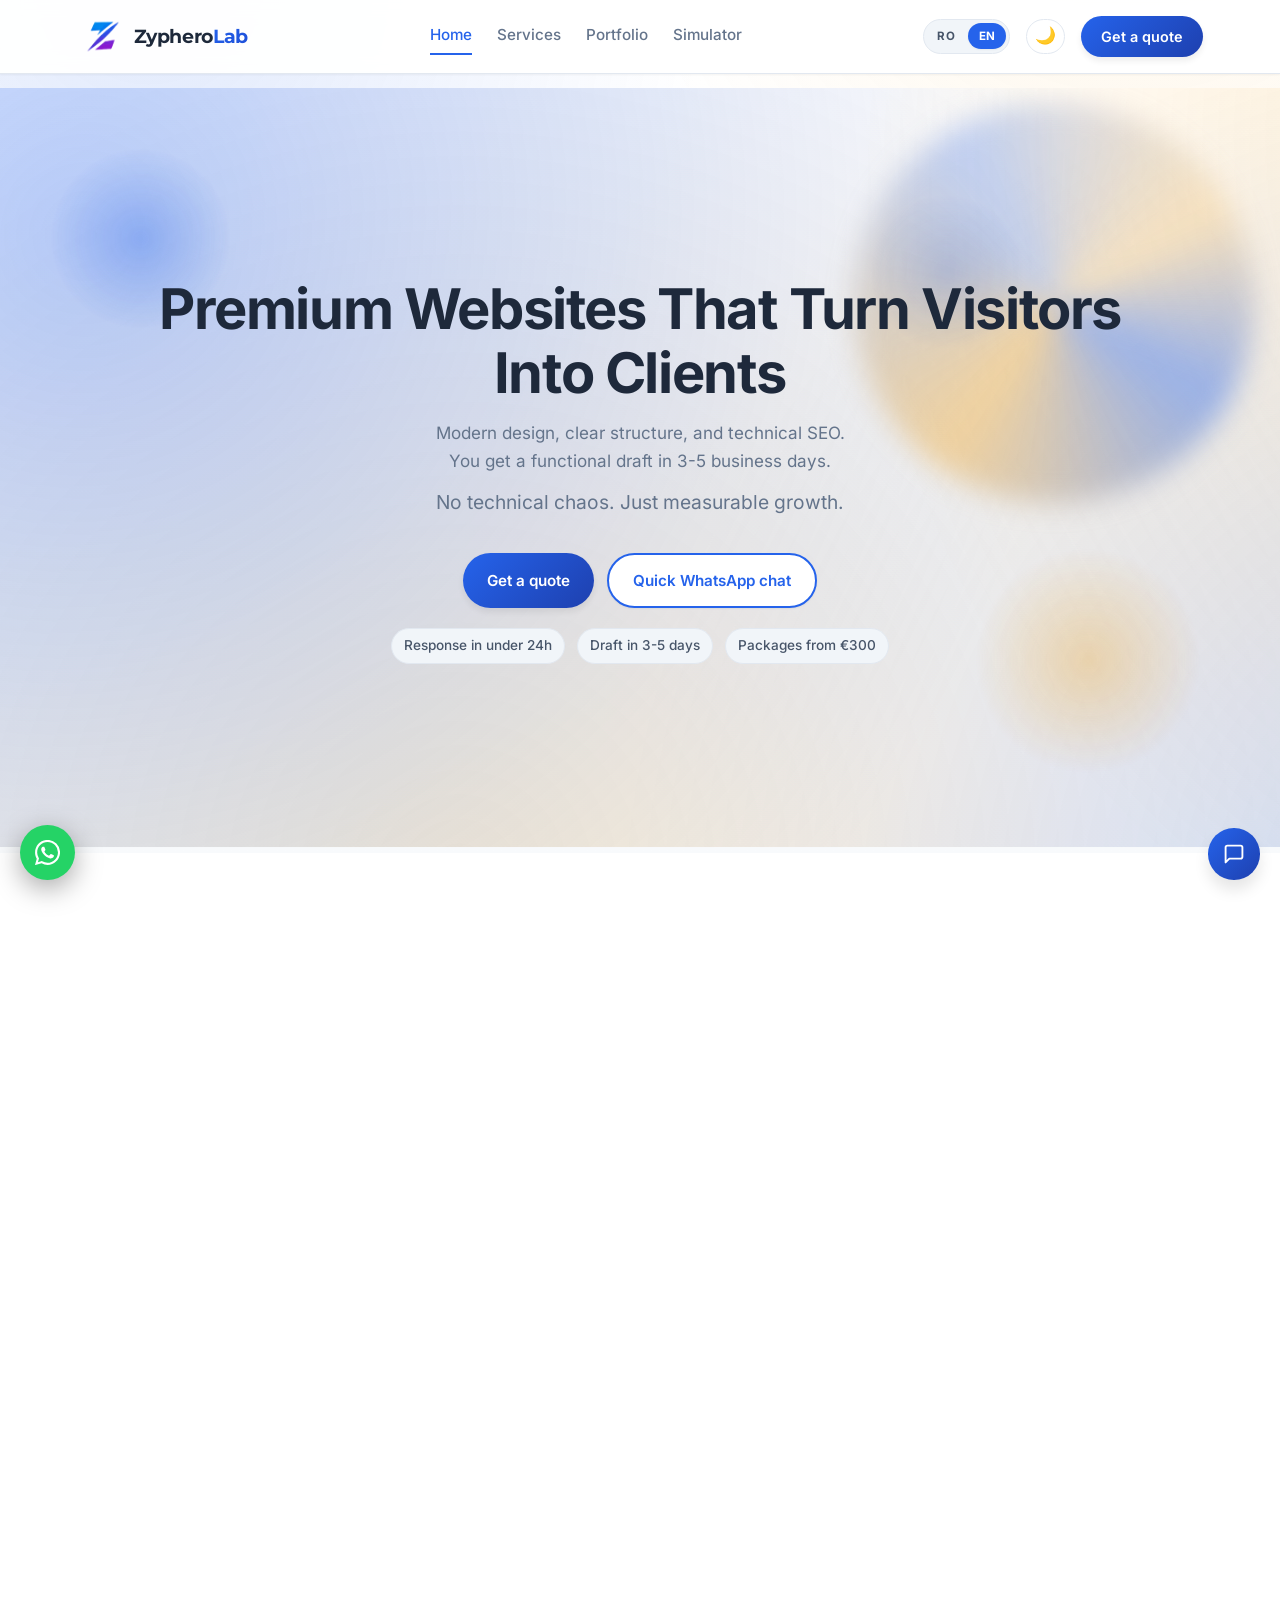
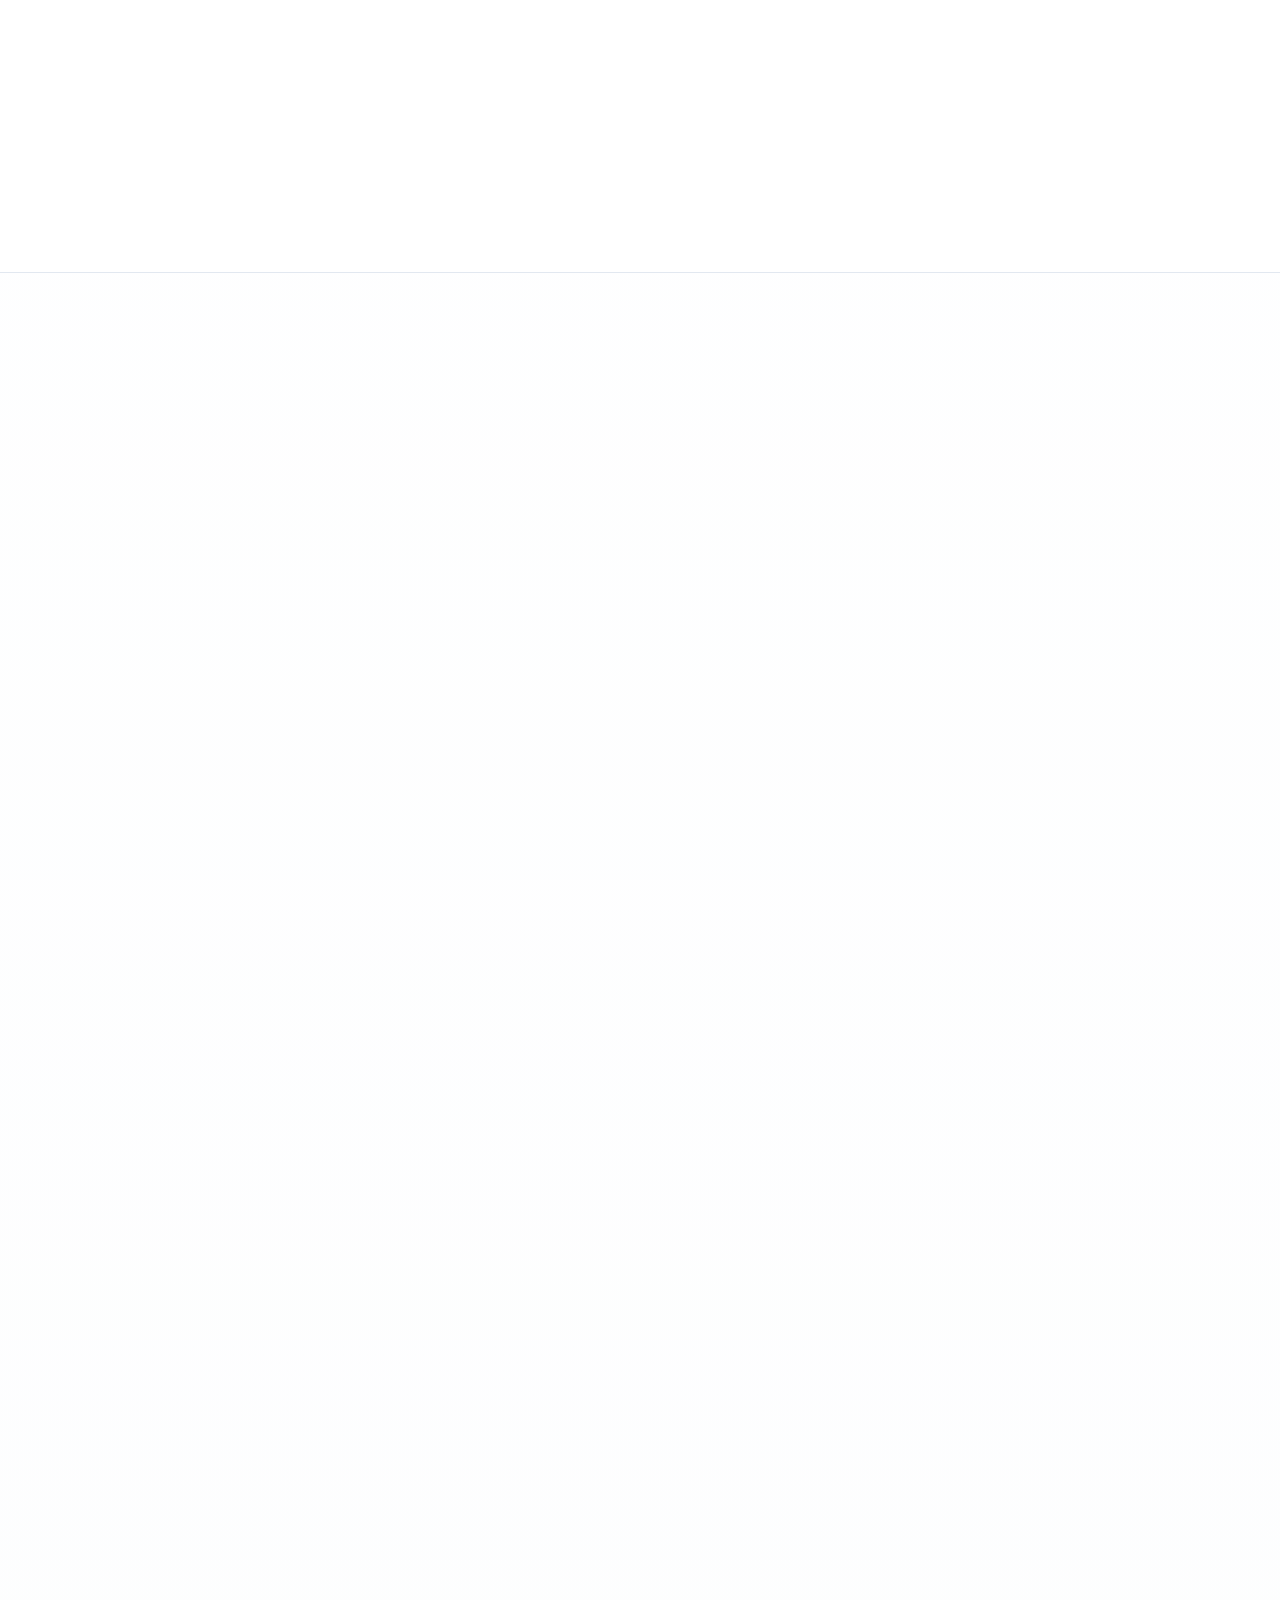
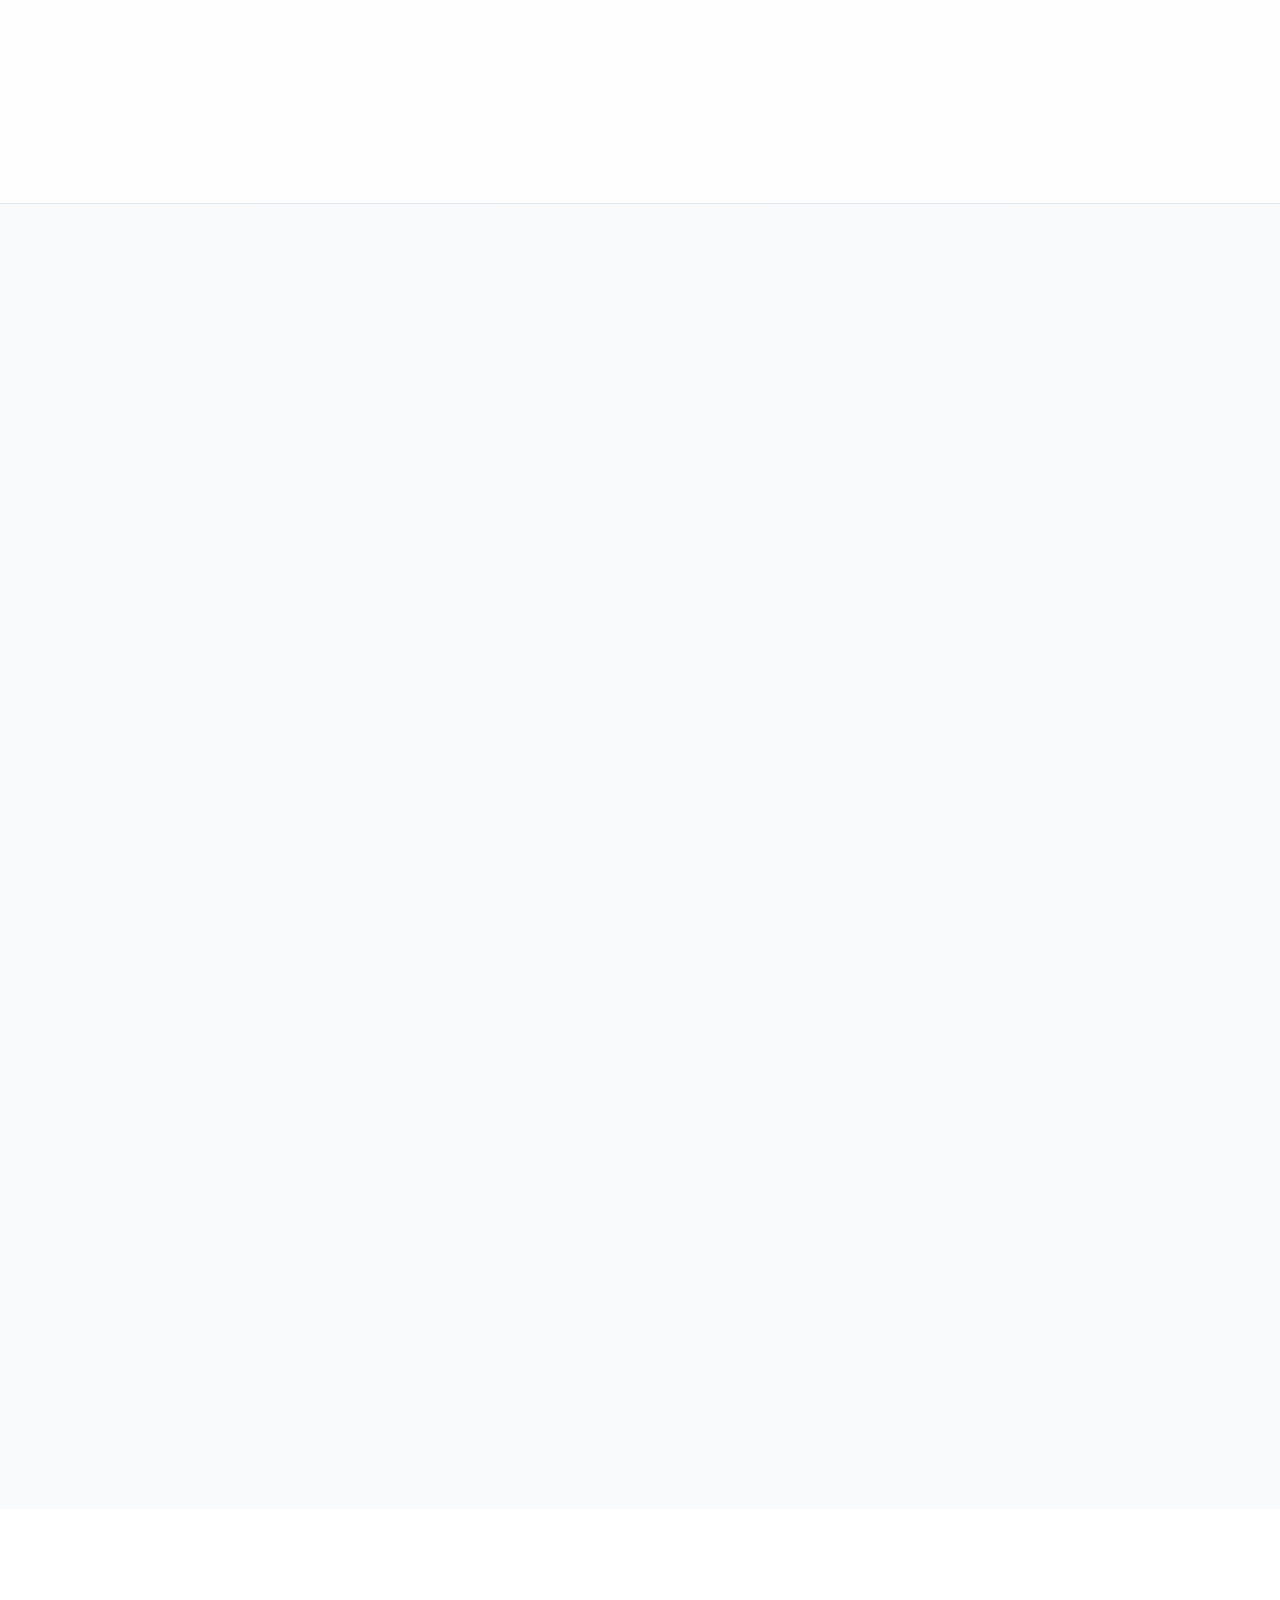
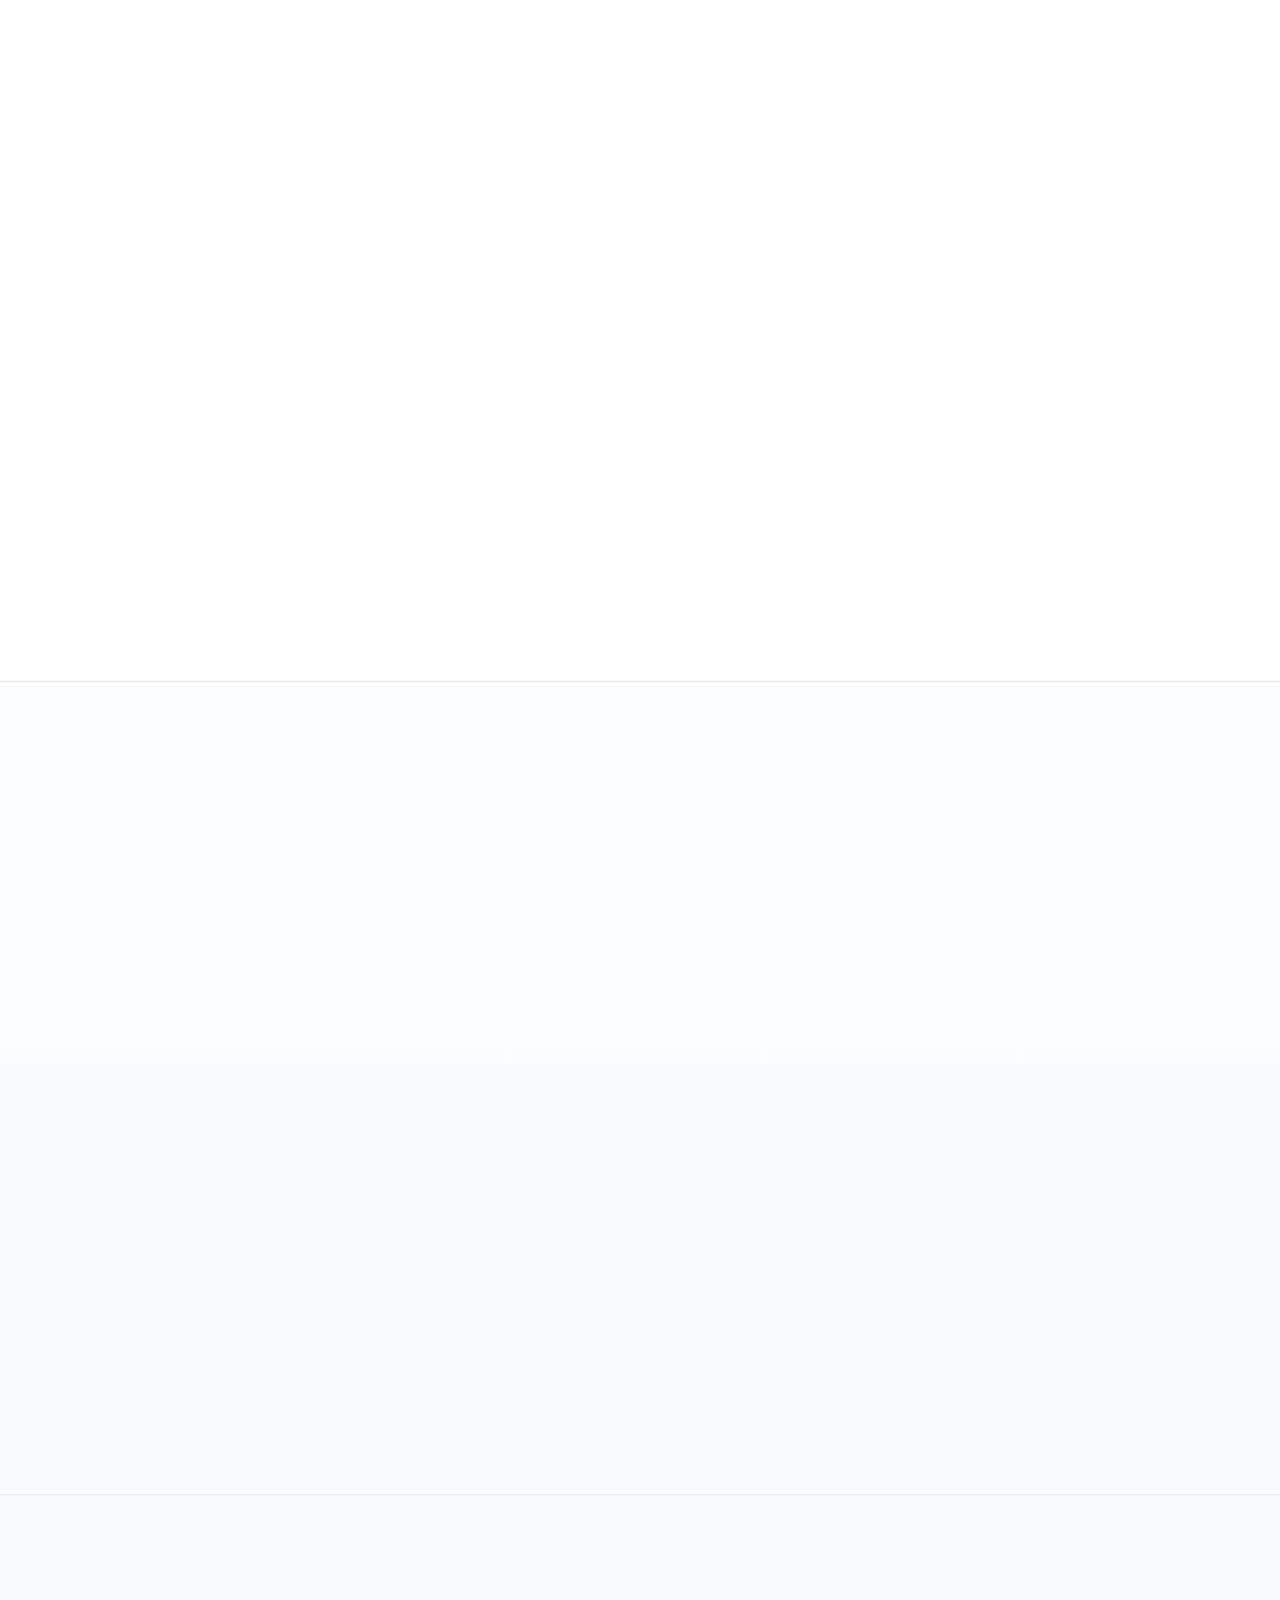
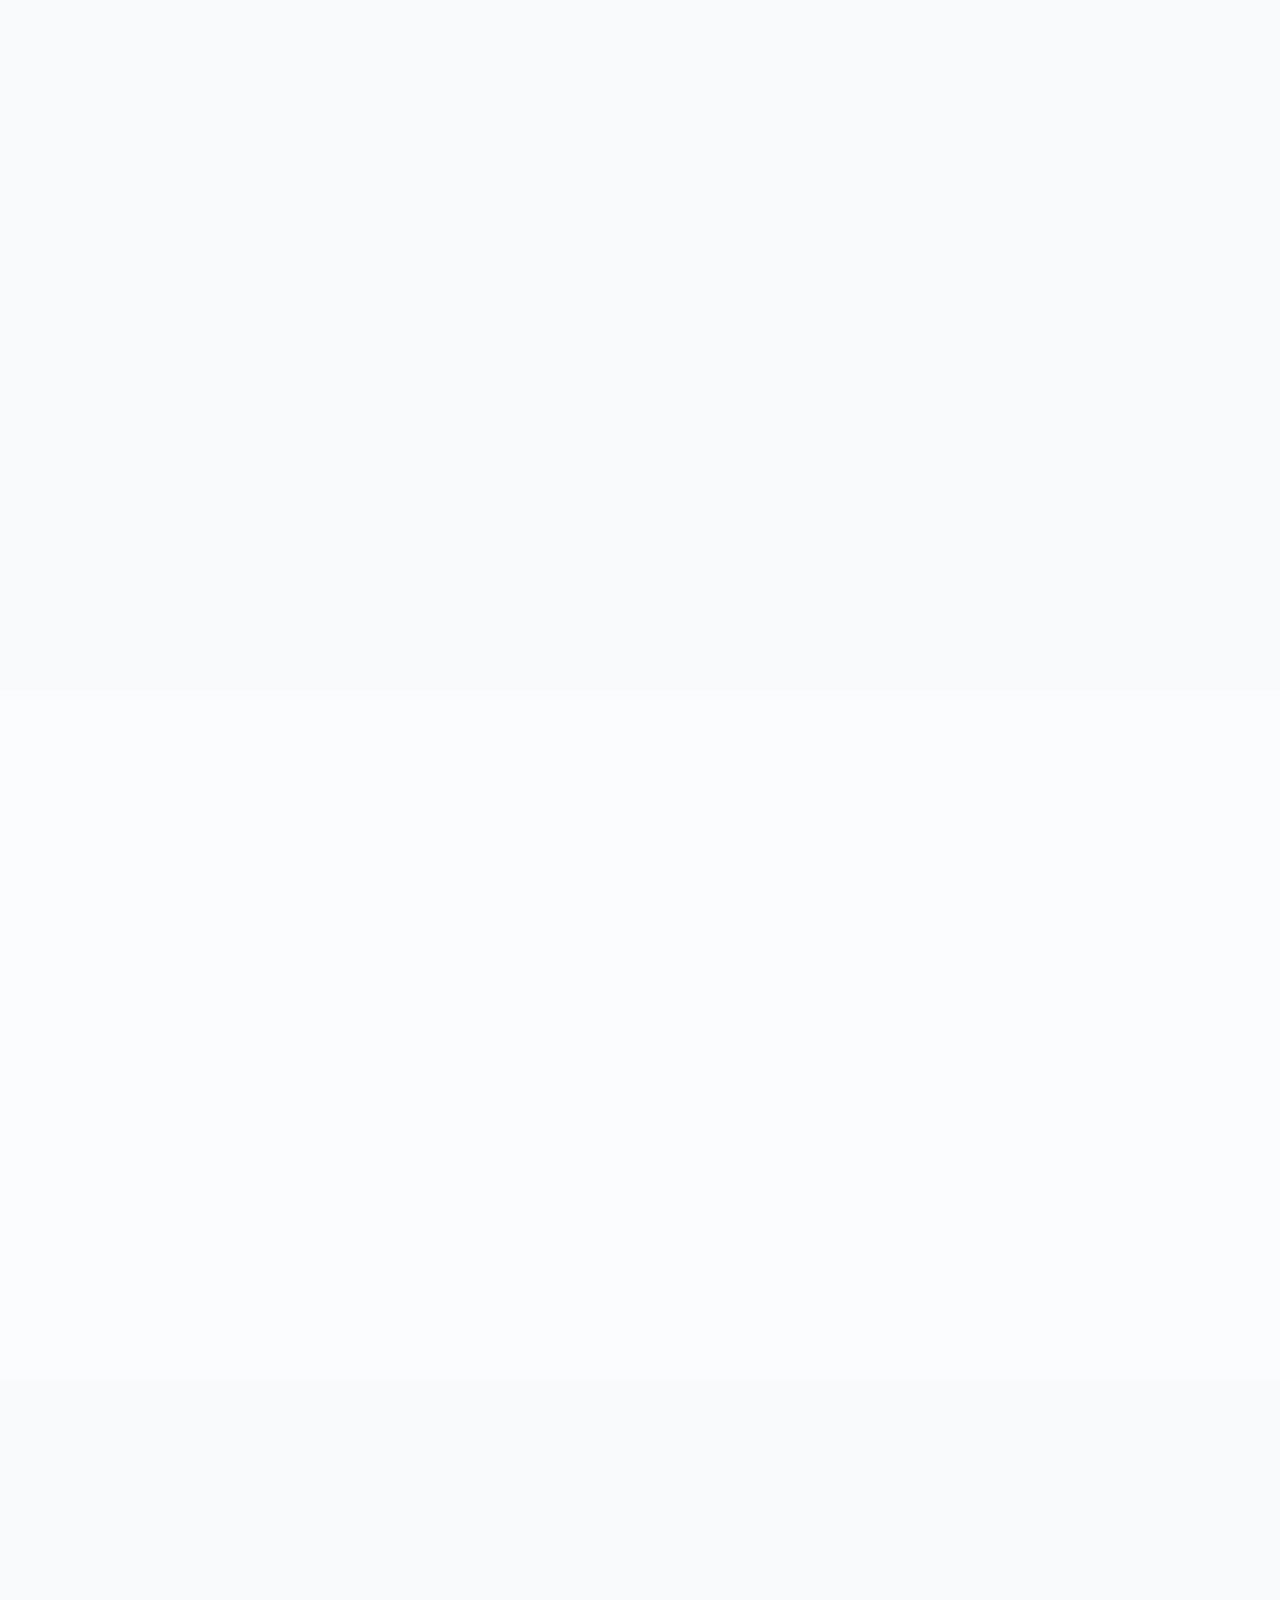
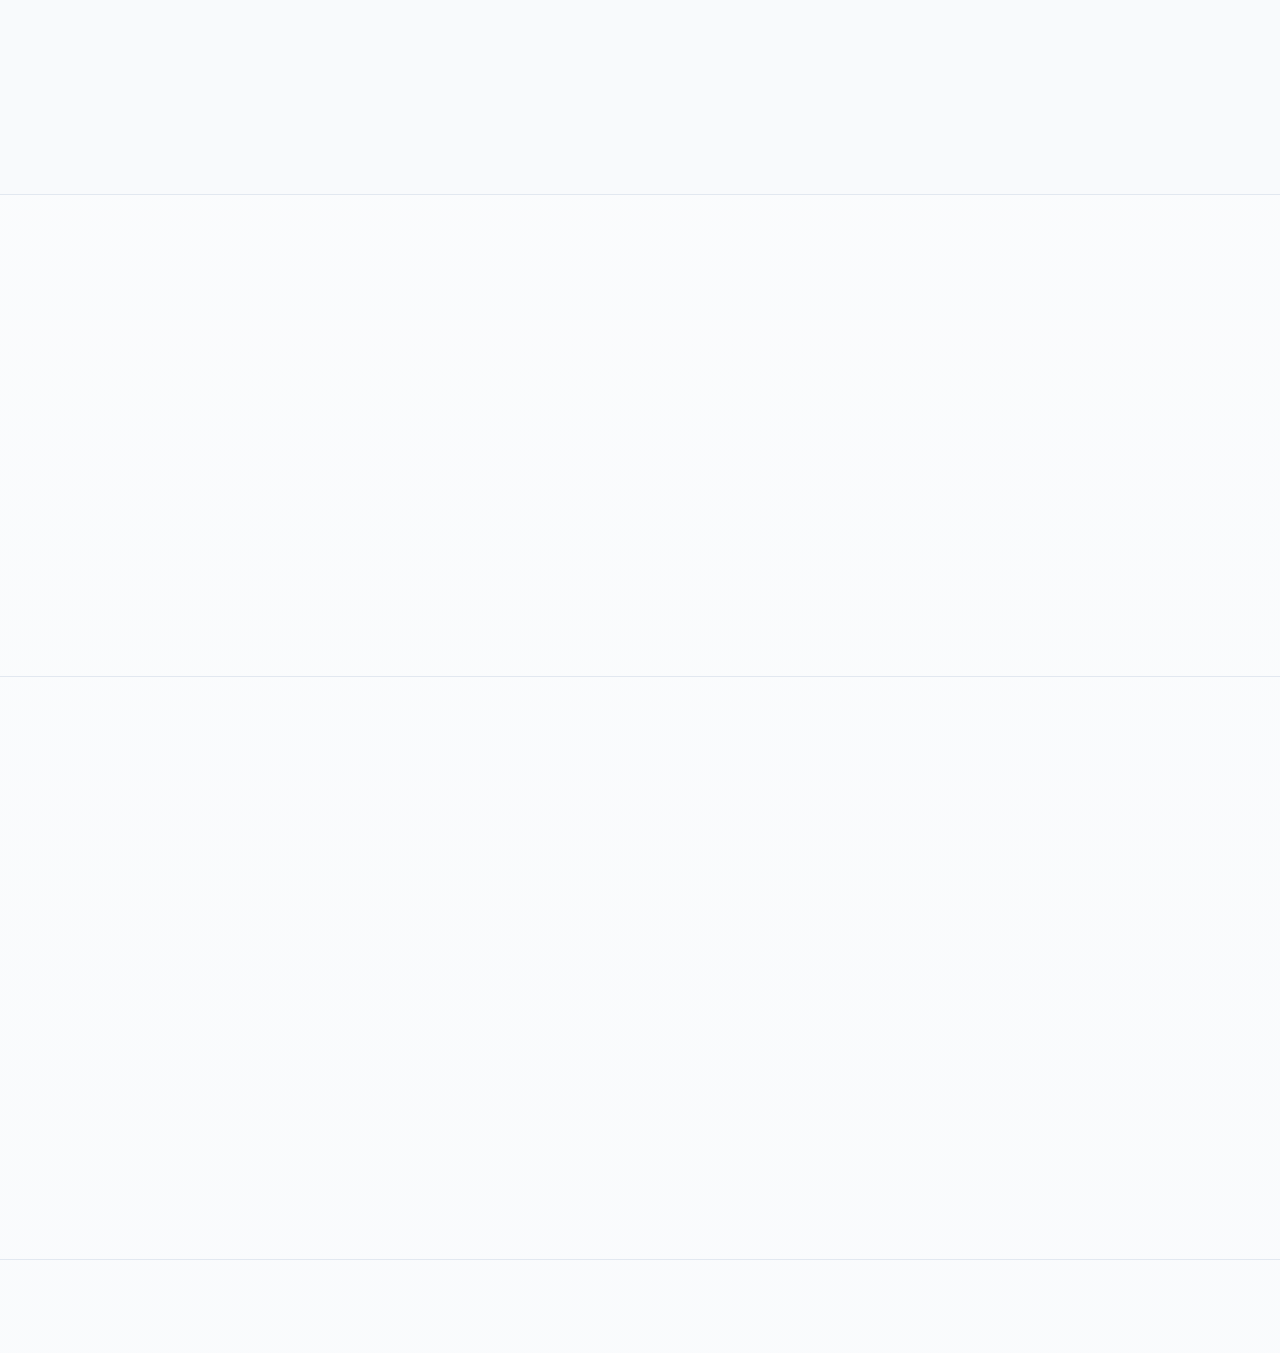
<file: en/index.html>
<!DOCTYPE html>
<html lang="en">
<head>
<meta charset="UTF-8">
<meta name="viewport" content="width=device-width, initial-scale=1.0">
<title>ZypheroLab | Premium websites that win clients</title>
<meta name="description" content="ZypheroLab builds premium, high-performance websites for small and medium businesses in Romania and internationally. Conversion-focused UX, technical SEO, and measurable lead growth.">
<meta name="robots" content="index, follow, max-image-preview:large, max-snippet:-1, max-video-preview:-1">
<meta name="google-site-verification" content="-THxZHHRE3mQGlULUgCp1KORz4AVxFaa0b4eiRkuZHc">
<meta name="author" content="ZypheroLab">
<meta name="theme-color" content="#667eea">
<link rel="icon" href="/favicon.ico" sizes="any">
<link rel="icon" href="/favicon-32.png" type="image/png" sizes="32x32">
<link rel="icon" href="/favicon-192.png" type="image/png" sizes="192x192">
<link rel="apple-touch-icon" href="/apple-touch-icon.png">
<link rel="canonical" href="https://zypherolab.com/en/">
<link rel="alternate" hreflang="ro" href="https://zypherolab.com/">
<link rel="alternate" hreflang="en" href="https://zypherolab.com/en/">
<link rel="alternate" hreflang="x-default" href="https://zypherolab.com/">
<meta property="og:type" content="website">
<meta property="og:locale" content="en_US">
<meta property="og:locale:alternate" content="ro_RO">
<meta property="og:title" content="ZypheroLab | Premium websites for growth">
<meta property="og:description" content="Modern design, strong performance, and clear conversion flow. Optimized for Google and AI-assisted search.">
<meta property="og:url" content="https://zypherolab.com/en/">
<meta property="og:site_name" content="ZypheroLab">
<meta property="og:image" content="https://zypherolab.com/img/brand/og-image.png">
<meta property="og:image:width" content="1200">
<meta property="og:image:height" content="630">
<meta name="twitter:card" content="summary_large_image">
<meta name="twitter:title" content="ZypheroLab | Premium websites for business">
<meta name="twitter:description" content="Fast, SEO-ready websites designed to generate leads.">
<meta name="twitter:image" content="https://zypherolab.com/img/brand/og-image.png">
<link rel="preload" href="/fonts/inter-latin.woff2" as="font" type="font/woff2" crossorigin>
<link rel="preload" href="/fonts/montserrat-latin.woff2" as="font" type="font/woff2" crossorigin>
<link rel="preload" href="/css/fonts.css?v=20260424d" as="style" onload="this.onload=null;this.rel='stylesheet'">
<noscript><link rel="stylesheet" href="/css/fonts.css?v=20260424d"></noscript>
<link rel="stylesheet" href="/css/home-critical.css?v=20260424a">
<link rel="preload" href="/css/style.css?v=20260424c" as="style" onload="this.onload=null;this.rel='stylesheet'">
<noscript><link rel="stylesheet" href="/css/style.css?v=20260424c"></noscript>
<link rel="alternate" type="text/plain" href="/llms.txt" title="LLMs summary">
<noscript>
  <style>
    @media (max-width: 768px) {
      .nav-main {
        display: flex !important;
        width: 100%;
        justify-content: flex-start;
        overflow-x: auto;
        flex-wrap: nowrap;
        gap: 0.8rem;
        padding-top: 0.35rem;
      }
      .nav-main a {
        margin-left: 0;
        white-space: nowrap;
      }
      .hamburger,
      .mobile-menu,
      .mobile-menu-overlay {
        display: none !important;
      }
      .header-cta,
      .header-inner > .lang-switch,
      .header-inner > .dark-mode-toggle {
        display: inline-flex !important;
      }
      .header-inner {
        flex-wrap: wrap;
        row-gap: 0.5rem;
      }
    }
  </style>
</noscript>
<script type="application/ld+json">
{
  "@context": "https://schema.org",
  "@graph": [
    {
      "@type": "Organization",
      "@id": "https://zypherolab.com/#organization",
      "name": "ZypheroLab",
      "url": "https://zypherolab.com/",
      "description": "ZypheroLab builds premium, high-performance websites for small and medium businesses in Romania and internationally. Conversion-focused UX, technical SEO, and measurable lead growth.",
      "logo": "https://zypherolab.com/img/brand/zypherolab-logo.webp",
      "contactPoint": {
        "@type": "ContactPoint",
        "contactType": "sales",
        "telephone": "+40747821384",
        "url": "https://zypherolab.com/en/#contact",
        "availableLanguage": ["ro", "en"]
      }
    },
    {
      "@type": "WebSite",
      "@id": "https://zypherolab.com/en/#website",
      "url": "https://zypherolab.com/en/",
      "name": "ZypheroLab",
      "publisher": { "@id": "https://zypherolab.com/#organization" },
      "inLanguage": "en-US"
    },
    {
      "@type": "WebPage",
      "@id": "https://zypherolab.com/en/#webpage",
      "url": "https://zypherolab.com/en/",
      "name": "ZypheroLab | Premium websites that win clients",
      "description": "ZypheroLab builds premium, high-performance websites for small and medium businesses in Romania and internationally. Conversion-focused UX, technical SEO, and measurable lead growth.",
      "isPartOf": { "@id": "https://zypherolab.com/en/#website" },
      "about": { "@id": "https://zypherolab.com/#organization" },
      "inLanguage": "en-US",
      "primaryImageOfPage": {
        "@type": "ImageObject",
        "url": "https://zypherolab.com/img/brand/og-image.png"
      }
    },
    {
      "@type": "ProfessionalService",
      "@id": "https://zypherolab.com/en/#service",
      "name": "ZypheroLab Website Growth Service",
      "provider": { "@id": "https://zypherolab.com/#organization" },
      "serviceType": ["Web design", "Technical SEO", "Conversion optimization"],
      "areaServed": ["RO", "Worldwide"]
    },
    {
      "@type": "FAQPage",
      "@id": "https://zypherolab.com/en/#faq",
      "mainEntity": [
        {
          "@type": "Question",
          "name": "How much does a website cost?",
          "acceptedAnswer": {
            "@type": "Answer",
            "text": "Landing page from €300, full 5-page site from €600. Final price depends on features and complexity."
          }
        },
        {
          "@type": "Question",
          "name": "What is included in the starter package?",
          "acceptedAnswer": {
            "@type": "Answer",
            "text": "Strategic page structure, responsive design, lead form, baseline SEO setup, and analytics."
          }
        },
        {
          "@type": "Question",
          "name": "How does the website help me get more clients?",
          "acceptedAnswer": {
            "@type": "Answer",
            "text": "Through clear messaging, conversion-focused structure, and CTA flows that reduce friction."
          }
        },
        {
          "@type": "Question",
          "name": "Can I edit content later?",
          "acceptedAnswer": {
            "@type": "Answer",
            "text": "Yes, we deliver clean, documented source code. You can edit text or I can make changes on request."
          }
        },
        {
          "@type": "Question",
          "name": "Do you work with bilingual audiences?",
          "acceptedAnswer": {
            "@type": "Answer",
            "text": "Yes. The site supports RO/EN and content can be adapted for international clients."
          }
        }
      ]
    }
  ]
}
</script>
<script>
  (function () {
    var markReady = function () {
      document.documentElement.classList.add("fx-ready");
    };
    if ("requestIdleCallback" in window) {
      requestIdleCallback(markReady, { timeout: 1200 });
      return;
    }
    window.setTimeout(markReady, 400);
  })();
</script>
</head>
<body>
<a class="skip-link" href="#main-content" data-i18n="skip">Skip to content</a>

<header>
  <div class="header-inner">
    <a href="#home" class="brand" data-i18n-aria="brand.aria" aria-label="ZypheroLab — Home">
      <span class="brand-mark-hex" aria-hidden="true">
        <picture class="brand-mark-img">
          <source srcset="/img/brand/zypherolab-logo.webp" type="image/webp">
          <img src="/img/brand/zypherolab-logo.png" alt="ZypheroLab logo" width="44" height="44" decoding="async" loading="eager">
        </picture>
      </span>
      <span class="brand-wordmark">Zyphero<span class="brand-wordmark-accent">Lab</span></span>
    </a>
    <button type="button" class="hamburger" aria-label="Open menu" aria-expanded="false" aria-controls="mobile-menu">
      <span class="hamburger-line"></span>
      <span class="hamburger-line"></span>
      <span class="hamburger-line"></span>
    </button>
    <nav class="nav-main" data-i18n-aria="nav.aria" aria-label="Main navigation">
      <a href="#home" data-nav-target="home" class="is-active" data-i18n="nav.home">Home</a>
      <a href="#services" data-nav-target="services" data-i18n="nav.services">Services</a>
      <a href="#results" data-nav-target="results" data-i18n="nav.portfolio">Portfolio</a>
      <a href="#simulator" data-nav-target="simulator" data-i18n="nav.simulator">Simulator</a>
    </nav>
    <div class="lang-switch" role="group">
      <button type="button" class="lang-btn" data-lang="ro" aria-pressed="false">RO</button>
      <button type="button" class="lang-btn is-active" data-lang="en" aria-pressed="true">EN</button>
    </div>
    <button type="button" class="dark-mode-toggle" aria-label="Toggle dark mode" data-i18n-aria="darkMode.aria">
      <span class="dark-mode-toggle-icon" aria-hidden="true">🌙</span>
    </button>
    <a class="header-cta" href="#contact" data-i18n="header.cta">Get a quote</a>
  </div>
</header>

<div class="mobile-menu-overlay" aria-hidden="true"></div>
<div class="mobile-menu" id="mobile-menu" aria-hidden="true">
  <div class="mobile-menu-header">
    <a href="#home" class="brand" data-i18n-aria="brand.aria" aria-label="ZypheroLab — Home">
      <span class="brand-mark-hex" aria-hidden="true">
        <picture class="brand-mark-img">
          <source srcset="/img/brand/zypherolab-logo.webp" type="image/webp">
          <img src="/img/brand/zypherolab-logo.png" alt="ZypheroLab logo" width="44" height="44" decoding="async" loading="lazy">
        </picture>
      </span>
      <span class="brand-wordmark">Zyphero<span class="brand-wordmark-accent">Lab</span></span>
    </a>
    <button type="button" class="mobile-menu-close" aria-label="Close menu">
      <span aria-hidden="true">×</span>
    </button>
  </div>
  <nav class="mobile-menu-nav" data-i18n-aria="nav.aria" aria-label="Main navigation">
    <a href="#home" data-nav-target="home" class="is-active" data-i18n="nav.home">Home</a>
    <a href="#services" data-nav-target="services" data-i18n="nav.services">Services</a>
    <a href="#results" data-nav-target="results" data-i18n="nav.portfolio">Portfolio</a>
    <a href="#simulator" data-nav-target="simulator" data-i18n="nav.simulator">Simulator</a>
    <a href="#contact" data-nav-target="contact" data-i18n="nav.contact">Contact</a>
  </nav>
  <div class="mobile-menu-footer">
    <div class="lang-switch" role="group">
      <button type="button" class="lang-btn" data-lang="ro" aria-pressed="false">RO</button>
      <button type="button" class="lang-btn is-active" data-lang="en" aria-pressed="true">EN</button>
    </div>
    <button type="button" class="dark-mode-toggle" aria-label="Toggle dark mode" data-i18n-aria="darkMode.aria">
      <span class="dark-mode-toggle-icon" aria-hidden="true">🌙</span>
    </button>
  </div>
</div>

<main id="main-content">
  <section id="home" class="hero">
    <div class="floating-shape floating-shape--circle-1" aria-hidden="true"></div>
    <div class="floating-shape floating-shape--circle-2" aria-hidden="true"></div>
    <div class="floating-shape floating-shape--circle-3" aria-hidden="true"></div>
    <div class="hero-inner">
      <div class="hero-copy">
        <h1 data-i18n="hero.title">Premium Websites That Turn Visitors Into Clients</h1>
        <div class="hero-lead">
          <p class="hero-subtitle" data-i18n="hero.subtitle">Modern design, clear structure, and technical SEO. You get a functional draft in 3-5 business days.</p>
          <p class="hero-tagline" data-i18n="hero.tagline">No technical chaos. Just measurable growth.</p>
        </div>
        <div class="hero-actions">
          <a class="btn" href="#contact" data-i18n="hero.cta1">Get a quote</a>
          <a class="btn btn-secondary" href="https://wa.me/40747821384?text=Hi%2C%20I%E2%80%99d%20like%20a%20quote%20for%20a%20website." data-wa-link="true" data-i18n="hero.cta2">Quick WhatsApp chat</a>
        </div>
        <div class="trust-badges">
          <span class="trust-badge" data-i18n="hero.t1">Response in under 24h</span>
          <span class="trust-badge" data-i18n="hero.t2">Draft in 3-5 days</span>
          <span class="trust-badge" data-i18n="hero.t3">Packages from €300</span>
        </div>
      </div>
    </div>
  </section>

  <section id="services" class="services reveal" aria-labelledby="services-title">
    <h2 id="services-title" data-i18n="services.title">Services</h2>
    <div class="cards">
      <article class="card">
        <h3 data-i18n="services.c1t">Fast websites</h3>
        <p data-i18n="services.c1p">Modern structure, quick load times, and a polished mobile experience.</p>
      </article>
      <article class="card">
        <h3 data-i18n="services.c2t">SEO + AI visibility</h3>
        <p data-i18n="services.c2p">Meta, schema, FAQs, and clear copy for classic and AI-assisted search.</p>
      </article>
      <article class="card">
        <h3 data-i18n="services.c3t">Conversion</h3>
        <p data-i18n="services.c3p">Testable CTAs, lead-focused forms, and copy that reduces friction.</p>
      </article>
    </div>
    <p class="offer-lead" data-i18n="seoLinks.services.lead">See the full service scope on the dedicated page.</p>
    <a class="btn btn-secondary" href="/en/web-services.html" data-i18n="seoLinks.services.cta">Explore services</a>
  </section>
  <section id="offer" class="offer reveal" aria-labelledby="offer-title">
    <h2 id="offer-title" data-i18n="offer.title">The right offer for a fast launch</h2>
    <p class="offer-lead" data-i18n="offer.lead">Starter pack: strategic landing page + lead form + baseline SEO + basic analytics.</p>
    <ul class="offer-list">
      <li data-i18n="offer.li1">Clear, conversion-focused business messaging</li>
      <li data-i18n="offer.li2">Premium responsive design, mobile-first</li>
      <li data-i18n="offer.li3">Clean technical implementation delivered fast</li>
      <li data-i18n="offer.li4">Post-launch optimization checklist</li>
    </ul>
    <a class="btn" href="#contact" data-i18n="offer.cta">I want a custom quote</a>
  </section>
  <section class="proof-strip reveal" aria-labelledby="proof-title">
    <h2 id="proof-title" data-i18n="proof.title">Transparency before commitment</h2>
    <p class="proof-strip-lead" data-i18n="proof.lead">You know the steps, typical timelines, and what you get for the listed price.</p>
    <ul class="proof-strip-list">
      <li data-i18n="proof.b1">Replies to requests within 24h on business days</li>
      <li data-i18n="proof.b2">Typical delivery: functional draft in 3–5 days (Starter pack)</li>
      <li data-i18n="proof.b3">Clear scope path: brief → structure → build → launch</li>
      <li data-i18n="proof.b4">After go-live: short checklist + support per package</li>
    </ul>
  </section>

  <section id="results" class="portfolio reveal" aria-labelledby="portfolio-title">
    <h2 id="portfolio-title" data-i18n="portfolio.title">Portfolio — web design projects</h2>
    <div class="portfolio-grid">
      <article class="portfolio-item">
        <h3 data-i18n="portfolio.project1.title">Restaurant Landing</h3>
        <ul class="portfolio-case">
          <li><span class="portfolio-case-type" data-i18n="portfolio.labelChallenge">Challenge:</span> <span data-i18n="portfolio.project1.challenge">Old site was slow on mobile; reservations were getting lost on the phone.</span></li>
          <li><span class="portfolio-case-type" data-i18n="portfolio.labelSolution">Solution:</span> <span data-i18n="portfolio.project1.solution">Landing with clear menu, reservation CTA, and easy-to-scan details.</span></li>
          <li><span class="portfolio-case-type" data-i18n="portfolio.labelResult">Outcome:</span> <span data-i18n="portfolio.project1.result">One unified contact flow; a stable phone-first experience.</span></li>
        </ul>
        <a href="#contact" class="portfolio-link" data-i18n="portfolio.project1.link">Details on request →</a>
      </article>
      <article class="portfolio-item">
        <h3 data-i18n="portfolio.project2.title">Law Firm Site</h3>
        <ul class="portfolio-case">
          <li><span class="portfolio-case-type" data-i18n="portfolio.labelChallenge">Challenge:</span> <span data-i18n="portfolio.project2.challenge">Clients did not know how to book; low trust in the online channel.</span></li>
          <li><span class="portfolio-case-type" data-i18n="portfolio.labelSolution">Solution:</span> <span data-i18n="portfolio.project2.solution">Services structure + appointment form + baseline local SEO.</span></li>
          <li><span class="portfolio-case-type" data-i18n="portfolio.labelResult">Outcome:</span> <span data-i18n="portfolio.project2.result">Professional message and a clear intake path.</span></li>
        </ul>
        <a href="#contact" class="portfolio-link" data-i18n="portfolio.project2.link">Details on request →</a>
      </article>
      <article class="portfolio-item">
        <h3 data-i18n="portfolio.project3.title">E-commerce Redesign</h3>
        <ul class="portfolio-case">
          <li><span class="portfolio-case-type" data-i18n="portfolio.labelChallenge">Challenge:</span> <span data-i18n="portfolio.project3.challenge">High cart abandonment; weak mobile; unclear product story.</span></li>
          <li><span class="portfolio-case-type" data-i18n="portfolio.labelSolution">Solution:</span> <span data-i18n="portfolio.project3.solution">Checkout flow redesign, visual hierarchy, and conversion-led product pages.</span></li>
          <li><span class="portfolio-case-type" data-i18n="portfolio.labelResult">Outcome:</span> <span data-i18n="portfolio.project3.result">Estimated +40% sales after launch (vs. same period year before).</span></li>
        </ul>
        <a href="#contact" class="portfolio-link" data-i18n="portfolio.project3.link">Details on request →</a>
      </article>
      <article class="portfolio-item">
        <h3 data-i18n="portfolio.project4.title">Freelancer Portfolio</h3>
        <ul class="portfolio-case">
          <li><span class="portfolio-case-type" data-i18n="portfolio.labelChallenge">Challenge:</span> <span data-i18n="portfolio.project4.challenge">Work was scattered; contact was hard to find quickly.</span></li>
          <li><span class="portfolio-case-type" data-i18n="portfolio.labelSolution">Solution:</span> <span data-i18n="portfolio.project4.solution">Minimal site with a project gallery and one primary CTA.</span></li>
          <li><span class="portfolio-case-type" data-i18n="portfolio.labelResult">Outcome:</span> <span data-i18n="portfolio.project4.result">Unified presentation; fewer unclear inbound messages.</span></li>
        </ul>
        <a href="#contact" class="portfolio-link" data-i18n="portfolio.project4.link">Details on request →</a>
      </article>
      <article class="portfolio-item portfolio-item--highlight">
        <h3 data-i18n="portfolio.project5.title">Interactive demo</h3>
        <ul class="portfolio-case">
          <li><span class="portfolio-case-type" data-i18n="portfolio.labelChallenge">Challenge:</span> <span data-i18n="portfolio.project5.challenge">Hard to visualize the site before a full brief is written.</span></li>
          <li><span class="portfolio-case-type" data-i18n="portfolio.labelSolution">Solution:</span> <span data-i18n="portfolio.project5.solution">Business type + accent color + instant in-page preview (no backend).</span></li>
          <li><span class="portfolio-case-type" data-i18n="portfolio.labelResult">Outcome:</span> <span data-i18n="portfolio.project5.result">Start from a visible concept; then refine into a tailored quote.</span></li>
        </ul>
        <a href="#simulator" class="portfolio-link" data-i18n="portfolio.project5.link">Try demo →</a>
      </article>
    </div>
  </section>

  <section class="testimonials reveal" aria-labelledby="testimonials-title">
    <h2 id="testimonials-title" data-i18n="testimonials.title">What clients say</h2>
    <div class="testimonials-grid">
      <blockquote>
        <p data-i18n="testimonials.cristi.text">"We moved from an outdated site to a clear lead flow. Now requests come in consistently."</p>
        <cite data-i18n="testimonials.cristi.author">— Cristi, local business owner</cite>
      </blockquote>
      <blockquote>
        <p data-i18n="testimonials.maria.text">"Clear process, fast delivery, premium design. Clients now perceive us as much more credible."</p>
        <cite data-i18n="testimonials.maria.author">— Maria, studio founder</cite>
      </blockquote>
      <blockquote>
        <p data-i18n="testimonials.andrei.text">"After launch, qualified enquiries increased within weeks. The site communicates exactly what we offer."</p>
        <cite data-i18n="testimonials.andrei.author">— Andrei, service business founder</cite>
      </blockquote>
    </div>
  </section>
  <section id="process" class="process reveal" aria-labelledby="process-title">
    <h2 id="process-title" data-i18n="process.title">How we work</h2>
    <div class="process-grid">
      <article class="process-step">
        <div class="process-number">1</div>
        <h3 data-i18n="process.step1">Brief call</h3>
        <p data-i18n="process.step1desc">We learn your goals, target audience, and core message.</p>
      </article>
      <article class="process-step">
        <div class="process-number">2</div>
        <h3 data-i18n="process.step2">Wireframe</h3>
        <p data-i18n="process.step2desc">We approve structure and flow before final design.</p>
      </article>
      <article class="process-step">
        <div class="process-number">3</div>
        <h3 data-i18n="process.step3">Build + Test</h3>
        <p data-i18n="process.step3desc">Rapid development, testing on all devices.</p>
      </article>
      <article class="process-step">
        <div class="process-number">4</div>
        <h3 data-i18n="process.step4">Launch + Support</h3>
        <p data-i18n="process.step4desc">Publication, monitoring, and 3 months included support.</p>
      </article>
    </div>
  </section>
  <section id="pricing" class="pricing reveal" aria-labelledby="pricing-title">
    <div class="floating-shape floating-shape--circle-1" aria-hidden="true"></div>
    <div class="floating-shape floating-shape--circle-2" aria-hidden="true"></div>
    <div class="floating-shape floating-shape--circle-3" aria-hidden="true"></div>
    <h2 id="pricing-title" data-i18n="pricing.title">Transparent Pricing</h2>
    <div class="pricing-grid">
      <div class="pricing-card">
        <h3 data-i18n="pricing.start.title">Starter Pack</h3>
        <div class="pricing-price" data-i18n="pricing.start.price">300 €</div>
        <ul class="pricing-features">
          <li data-i18n="pricing.start.f1">Complete landing page</li>
          <li data-i18n="pricing.start.f2">Baseline technical SEO</li>
          <li data-i18n="pricing.start.f3">Lead form + WhatsApp</li>
          <li data-i18n="pricing.start.f4">Launched in 3-5 days</li>
          <li data-i18n="pricing.start.f5">Email support 30 days</li>
        </ul>
        <a class="btn" href="#contact" data-i18n="pricing.start.cta">I want the Starter pack</a>
      </div>
      <div class="pricing-card pricing-card--featured">
        <div class="pricing-badge" data-i18n="pricing.popular">Most Popular</div>
        <h3 data-i18n="pricing.growth.title">Growth Pack</h3>
        <div class="pricing-price" data-i18n="pricing.growth.price">600 €</div>
        <ul class="pricing-features">
          <li data-i18n="pricing.growth.f1">Multi-page website</li>
          <li data-i18n="pricing.growth.f2">Advanced technical SEO</li>
          <li data-i18n="pricing.growth.f3">Analytics + monthly reports</li>
          <li data-i18n="pricing.growth.f4">Launched in 5-7 days</li>
          <li data-i18n="pricing.growth.f5">Priority support 3 months</li>
        </ul>
        <a class="btn" href="#contact" data-i18n="pricing.growth.cta">I want the Growth pack</a>
      </div>
      <div class="pricing-card">
        <h3 data-i18n="pricing.custom.title">Custom Project</h3>
        <div class="pricing-price" data-i18n="pricing.custom.price">On request</div>
        <ul class="pricing-features">
          <li data-i18n="pricing.custom.f1">Custom solution</li>
          <li data-i18n="pricing.custom.f2">E-commerce or application</li>
          <li data-i18n="pricing.custom.f3">API integrations</li>
          <li data-i18n="pricing.custom.f4">Flexible timeline</li>
          <li data-i18n="pricing.custom.f5">Dedicated support</li>
        </ul>
        <a class="btn" href="#contact" data-i18n="pricing.custom.cta">Get a quote</a>
      </div>
    </div>
    <p class="offer-lead" data-i18n="seoLinks.pricing.lead">Compare all packages on the detailed pricing page.</p>
    <a class="btn btn-secondary" href="/en/web-pricing.html" data-i18n="seoLinks.pricing.cta">View detailed pricing</a>
  </section>
  <section id="subscriptions" class="subscriptions reveal" aria-labelledby="subscriptions-title">
    <h2 id="subscriptions-title" data-i18n="pricing.subscription.title">Monthly Subscriptions</h2>
    <p class="subscriptions-subtitle" data-i18n="pricing.subscription.subtitle">Continuous support for growth</p>
    <div class="subscriptions-grid">
      <div class="subscription-card">
        <h3 data-i18n="pricing.subscription.maintenance.title">Maintenance</h3>
        <div class="subscription-price" data-i18n="pricing.subscription.maintenance.price">50 € / month</div>
        <ul class="subscription-features">
          <li data-i18n="pricing.subscription.maintenance.f1">Daily backups</li>
          <li data-i18n="pricing.subscription.maintenance.f2">Security updates</li>
          <li data-i18n="pricing.subscription.maintenance.f3">Uptime monitoring</li>
          <li data-i18n="pricing.subscription.maintenance.f4">Minor bug fixes</li>
        </ul>
        <a class="btn" href="#contact" data-i18n="pricing.subscription.maintenance.cta">Subscribe</a>
      </div>
      <div class="subscription-card subscription-card--featured">
        <div class="subscription-badge">Popular</div>
        <h3 data-i18n="pricing.subscription.support.title">Priority Support</h3>
        <div class="subscription-price" data-i18n="pricing.subscription.support.price">100 € / month</div>
        <ul class="subscription-features">
          <li data-i18n="pricing.subscription.support.f1">2-hour response</li>
          <li data-i18n="pricing.subscription.support.f2">Modifications included</li>
          <li data-i18n="pricing.subscription.support.f3">Technical consulting</li>
          <li data-i18n="pricing.subscription.support.f4">Update priority</li>
        </ul>
        <a class="btn" href="#contact" data-i18n="pricing.subscription.support.cta">Subscribe</a>
      </div>
      <div class="subscription-card">
        <h3 data-i18n="pricing.subscription.content.title">Content Updates</h3>
        <div class="subscription-price" data-i18n="pricing.subscription.content.price">30 € / month</div>
        <ul class="subscription-features">
          <li data-i18n="pricing.subscription.content.f1">Text modifications</li>
          <li data-i18n="pricing.subscription.content.f2">Add articles</li>
          <li data-i18n="pricing.subscription.content.f3">Update images</li>
          <li data-i18n="pricing.subscription.content.f4">On-page SEO</li>
        </ul>
        <a class="btn" href="#contact" data-i18n="pricing.subscription.content.cta">Subscribe</a>
      </div>
    </div>
  </section>
  <section class="about reveal" aria-labelledby="about-title">
    <div class="about-inner">
      <h2 id="about-title" data-i18n="about.title">About me</h2>
      <p data-i18n="about.intro">Freelance web designer. Fast delivery for small and medium businesses in Romania and abroad.</p>
      <a href="#contact" class="btn" data-i18n="about.cta">Let's talk</a>
    </div>
  </section>
  <section class="facts reveal" aria-labelledby="facts-title">
    <h2 id="facts-title" data-i18n="facts.title">Quick signals for Google and AI engines</h2>
    <ul class="facts-list">
      <li data-i18n="facts.li1">ZypheroLab designs conversion-focused websites for SMBs.</li>
      <li data-i18n="facts.li2">Our stack prioritizes performance, accessibility, and easy-to-quote content.</li>
      <li data-i18n="facts.li3">We optimize semantic HTML, schema markup, FAQs, and message clarity.</li>
      <li data-i18n="facts.li4">CTAs are built for direct contact: form + WhatsApp.</li>
    </ul>
  </section>
  <section id="faq" class="faq reveal" aria-labelledby="faq-title">
    <h2 id="faq-title" data-i18n="faq.title">FAQ — web design</h2>
    <div class="faq-list">
      <details class="faq-item">
        <summary data-i18n="faq.q1">How much does a website cost?</summary>
        <p data-i18n="faq.a1">Landing page from €300, full 5-page site from €600. Final price depends on features and complexity.</p>
      </details>
      <details class="faq-item">
        <summary data-i18n="faq.q2">What is included in the starter package?</summary>
        <p data-i18n="faq.a2">Strategic page structure, responsive design, lead form, baseline SEO setup, and analytics.</p>
      </details>
      <details class="faq-item">
        <summary data-i18n="faq.q3">How does the website help me get more clients?</summary>
        <p data-i18n="faq.a3">Through clear messaging, conversion-focused structure, and CTA flows that reduce friction.</p>
      </details>
      <details class="faq-item">
        <summary data-i18n="faq.q4">Can I edit content later?</summary>
        <p data-i18n="faq.a4">Yes, we deliver clean, documented source code. You can edit text or I can make changes on request.</p>
      </details>
      <details class="faq-item">
        <summary data-i18n="faq.q5">Do you work with bilingual audiences?</summary>
        <p data-i18n="faq.a5">Yes. The site supports RO/EN and content can be adapted for international clients.</p>
      </details>
    </div>
  </section>
  <section id="simulator" class="generator-section reveal" aria-labelledby="generator-title">
    <div class="generator-card simulator-box">
      <div class="generator-card-head">
        <h2 id="generator-title" data-i18n="gen.title">AI website generator</h2>
        <p class="generator-funnel-bridge" data-i18n="gen.funnelBridge">Pre-quote step: a directional preview as a starting point (not the final build). When you like the direction, send the request and we align details 1:1.</p>
      </div>
      <div class="generator-grid">
        <div class="generator-form-column inputs">
          <div class="field-group">
            <label for="siteName" data-i18n="gen.labelName">Business name</label>
            <input type="text" id="siteName" data-i18n-placeholder="gen.phName" placeholder="Enter your name" required autocomplete="organization">
          </div>
          <div class="field-group">
            <label for="siteType" data-i18n="gen.labelType">Business type</label>
            <select id="siteType" data-i18n-options>
              <option value="restaurant" data-i18n="gen.opt.restaurant">Restaurant</option>
              <option value="barber" data-i18n="gen.opt.barber">Barber shop</option>
              <option value="agency" data-i18n="gen.opt.agency">Agency</option>
              <option value="services" data-i18n="gen.opt.services">Services</option>
              <option value="ecommerce" data-i18n="gen.opt.ecommerce">E-commerce</option>
              <option value="medical" data-i18n="gen.opt.medical">Medical clinic</option>
              <option value="fitness" data-i18n="gen.opt.fitness">Gym / Fitness</option>
              <option value="legal" data-i18n="gen.opt.legal">Law firm</option>
              <option value="education" data-i18n="gen.opt.education">Education / Courses</option>
              <option value="consulting" data-i18n="gen.opt.consulting">Consulting</option>
            </select>
          </div>
          <div class="field-group">
            <label for="siteDescription" data-i18n="gen.labelDescription">Short description</label>
            <textarea id="siteDescription" rows="2" data-i18n-placeholder="gen.phDescription" placeholder="Describe your business in a few words"></textarea>
          </div>
          <div class="field-group">
            <label for="siteAddress" data-i18n="gen.labelAddress">Address</label>
            <input type="text" id="siteAddress" data-i18n-placeholder="gen.phAddress" placeholder="Street, number, city" autocomplete="street-address">
          </div>
          <div class="field-group">
            <label for="sitePhone" data-i18n="gen.labelPhone">Phone</label>
            <input type="tel" id="sitePhone" data-i18n-placeholder="gen.phPhone" placeholder="07XX XXX XXX" autocomplete="tel">
          </div>
          <div class="field-group">
            <label for="siteServices" data-i18n="gen.labelServices">Main services (comma separated)</label>
            <textarea id="siteServices" rows="2" data-i18n-placeholder="gen.phServices" placeholder="Ex: Web design, SEO, Marketing"></textarea>
          </div>
          <div class="field-group">
            <label for="siteColor"><span data-i18n="gen.labelColor">Primary color</span> <span class="color-value" id="siteColorValue" aria-hidden="true">220°</span></label>
            <input type="range" id="siteColor" class="color-picker" min="0" max="360" value="220" aria-describedby="siteColorHint">
            <span id="siteColorHint" class="sr-only" data-i18n="gen.colorHint">Pick the accent hue for the preview, from 0 to 360 degrees.</span>
          </div>
          <div class="field-group field-group--styles">
            <span class="field-label-like" id="style-label" data-i18n="gen.labelStyle">Style</span>
            <div class="style-toggles style-options" role="group" aria-labelledby="style-label">
              <button type="button" class="active" data-style="modern" aria-label="Modern style">Modern</button>
              <button type="button" data-style="minimal" aria-label="Minimal style">Minimal</button>
              <button type="button" data-style="luxury" aria-label="Luxury style">Luxury</button>
            </div>
          </div>
          <div class="generator-actions">
            <button class="btn btn-generate" id="generatePreviewBtn" type="button" data-i18n="gen.btnGenerate" aria-label="Generate website preview">Generate website preview</button>
            <button class="btn btn-secondary btn-export" id="exportPreviewBtn" type="button" data-i18n="gen.btnExport" aria-label="Export preview">Export preview</button>
          </div>
        </div>
        <div class="generator-preview-column">
          <div class="preview-controls">
            <button type="button" class="preview-toggle preview-toggle--active" data-preview="desktop" aria-label="Desktop preview">Desktop</button>
            <button type="button" class="preview-toggle" data-preview="mobile" aria-label="Mobile preview">Mobile</button>
          </div>
          <div class="preview-laptop preview-device preview-device--active">
            <div class="preview-laptop-bezel">
              <div class="preview-laptop-screen">
                <div class="preview-chrome" aria-hidden="true">
                  <span></span><span></span><span></span>
                </div>
                <div id="previewBox" class="preview-mount" role="region" aria-live="polite" data-i18n-aria="gen.previewRegion" aria-label="Website concept preview">
                  <p class="preview-placeholder" data-i18n="gen.phPreview">Press “Generate website preview” to see the concept.</p>
                </div>
              </div>
            </div>
          </div>
          <div class="preview-mobile preview-device">
            <div class="preview-mobile-bezel">
              <div class="preview-mobile-screen">
                <div class="preview-chrome" aria-hidden="true">
                  <span></span><span></span><span></span>
                </div>
                <div id="previewBoxMobile" class="preview-mount" role="region" aria-live="polite" aria-label="Website concept mobile preview">
                  <p class="preview-placeholder" data-i18n="gen.phPreview">Press “Generate website preview” to see the concept.</p>
                </div>
              </div>
            </div>
          </div>
        </div>
      </div>
      <div class="generator-card-foot">
        <p data-i18n="gen.footText">After the preview, submit the request — we use your inputs as reference for estimation and next steps.</p>
        <a class="btn" href="#contact" data-i18n="gen.footCta">Continue to quote request</a>
      </div>
    </div>
  </section>
  <section id="contact" class="contact reveal" aria-labelledby="contact-title">
    <h2 id="contact-title" data-i18n="contact.title">Book a free call</h2>
    <form id="leadForm" action="https://formspree.io/f/xzdyzdpn" method="POST" novalidate>
      <div class="field-group">
        <label for="name" data-i18n="contact.name">Name</label>
        <input id="name" name="name" type="text" autocomplete="name" data-i18n-placeholder="contact.phName" placeholder="Your name" required>
      </div>
      <div class="field-group">
        <label for="email" data-i18n="contact.email">Email</label>
        <input id="email" name="email" type="email" autocomplete="email" data-i18n-placeholder="contact.phEmail" placeholder="you@company.com" required>
      </div>
      <div class="field-group">
        <label for="business" data-i18n="contact.business">Business</label>
        <input id="business" name="business" type="text" autocomplete="organization" data-i18n-placeholder="contact.phBusiness" placeholder="Business name" required>
      </div>
      <div class="field-group">
        <label for="goal" data-i18n="contact.goal">Main goal</label>
        <textarea id="goal" name="goal" autocomplete="off" data-i18n-placeholder="contact.phGoal" placeholder="e.g. more leads from Google" required></textarea>
      </div>
      <button class="btn" type="submit" data-i18n="contact.submit">Send request</button>
    </form>
    <p id="formStatus" class="form-status" aria-live="polite"></p>
    <p class="offer-lead" data-i18n="seoLinks.contact.lead">Need a broader scope? Use the dedicated commercial contact page.</p>
    <a class="btn btn-secondary" href="/en/contact.html" data-i18n="seoLinks.contact.cta">Contact page</a>
  </section>
</main>

<footer>
  <p><strong>ZypheroLab</strong> — <span data-i18n="footer.line">Growth websites for local businesses.</span></p>
  <p class="footer-links">
    <a href="#faq" data-i18n="footer.faq">FAQ</a>
    <span aria-hidden="true"> · </span>
    <a href="#contact" data-i18n="footer.contact">Contact</a>
    <span aria-hidden="true"> · </span>
    <a href="mailto:hello@zypherolab.com">hello@zypherolab.com</a>
  </p>
</footer>

<a href="https://wa.me/40747821384?text=Hi%2C%20I%E2%80%99d%20like%20a%20quote%20for%20a%20website." class="whatsapp" data-wa-link="true" data-i18n-aria="float.wa" aria-label="Chat on WhatsApp">
  <span class="whatsapp-icon" aria-hidden="true"></span>
</a>
<a href="#contact" class="chat-ai" data-i18n-aria="float.chat" aria-label="Request a quote">
  <span class="chat-ai-icon" aria-hidden="true"></span>
</a>

<noscript data-i18n="noscript">This site works best with JavaScript enabled.</noscript>
<script src="/js/config.js?v=20260424b" defer></script>
<script src="/js/mobile-menu.js?v=20260424b" defer></script>
<script src="/js/dark-mode.js?v=20260424b" defer></script>
<script src="/js/reveal.js?v=20260424a" defer></script>
<script>
  (function () {
    var loaded = {
      i18n: false,
      simulator: false
    };

    function loadScriptOnce(key, src) {
      if (loaded[key]) {
        return;
      }
      loaded[key] = true;
      var script = document.createElement("script");
      script.src = src;
      script.defer = true;
      document.head.appendChild(script);
    }

    function loadStyleOnce(key, href) {
      if (loaded[key]) {
        return;
      }
      loaded[key] = true;
      var link = document.createElement("link");
      link.rel = "stylesheet";
      link.href = href;
      document.head.appendChild(link);
    }

    function loadI18n() {
      loadScriptOnce("i18n", "/js/i18n.js?v=20260424b");
    }

    function loadSimulator() {
      loadI18n();
      loadStyleOnce("simulatorCss", "/css/simulator.css?v=20260424b");
      loadScriptOnce("simulator", "/js/simulator.js?v=20260424b");
    }

    function setupIntentLoaders() {
      var langSwitch = document.querySelector(".lang-switch");
      if (langSwitch) {
        ["pointerdown", "touchstart", "focusin", "keydown"].forEach(function (eventName) {
          langSwitch.addEventListener(eventName, loadI18n, eventName === "keydown" ? { once: true } : { once: true, passive: true });
        });
      }

      var simulatorSection = document.getElementById("simulator");
      if (!simulatorSection) {
        return;
      }

      if ("IntersectionObserver" in window) {
        var observer = new IntersectionObserver(
          function (entries, currentObserver) {
            entries.forEach(function (entry) {
              if (entry.isIntersecting) {
                loadSimulator();
                currentObserver.disconnect();
              }
            });
          },
          {
            threshold: 0.08,
            rootMargin: "220px 0px"
          }
        );
        observer.observe(simulatorSection);
      }

      ["pointerdown", "touchstart", "focusin"].forEach(function (eventName) {
        simulatorSection.addEventListener(eventName, loadSimulator, { once: true, passive: true });
      });
      if (window.location.hash === "#simulator") {
        loadSimulator();
      }
    }

    setupIntentLoaders();
  })();
</script>
<script src="/js/analytics-loader.js?v=20260424d" defer></script>
</body>
</html>
</file>
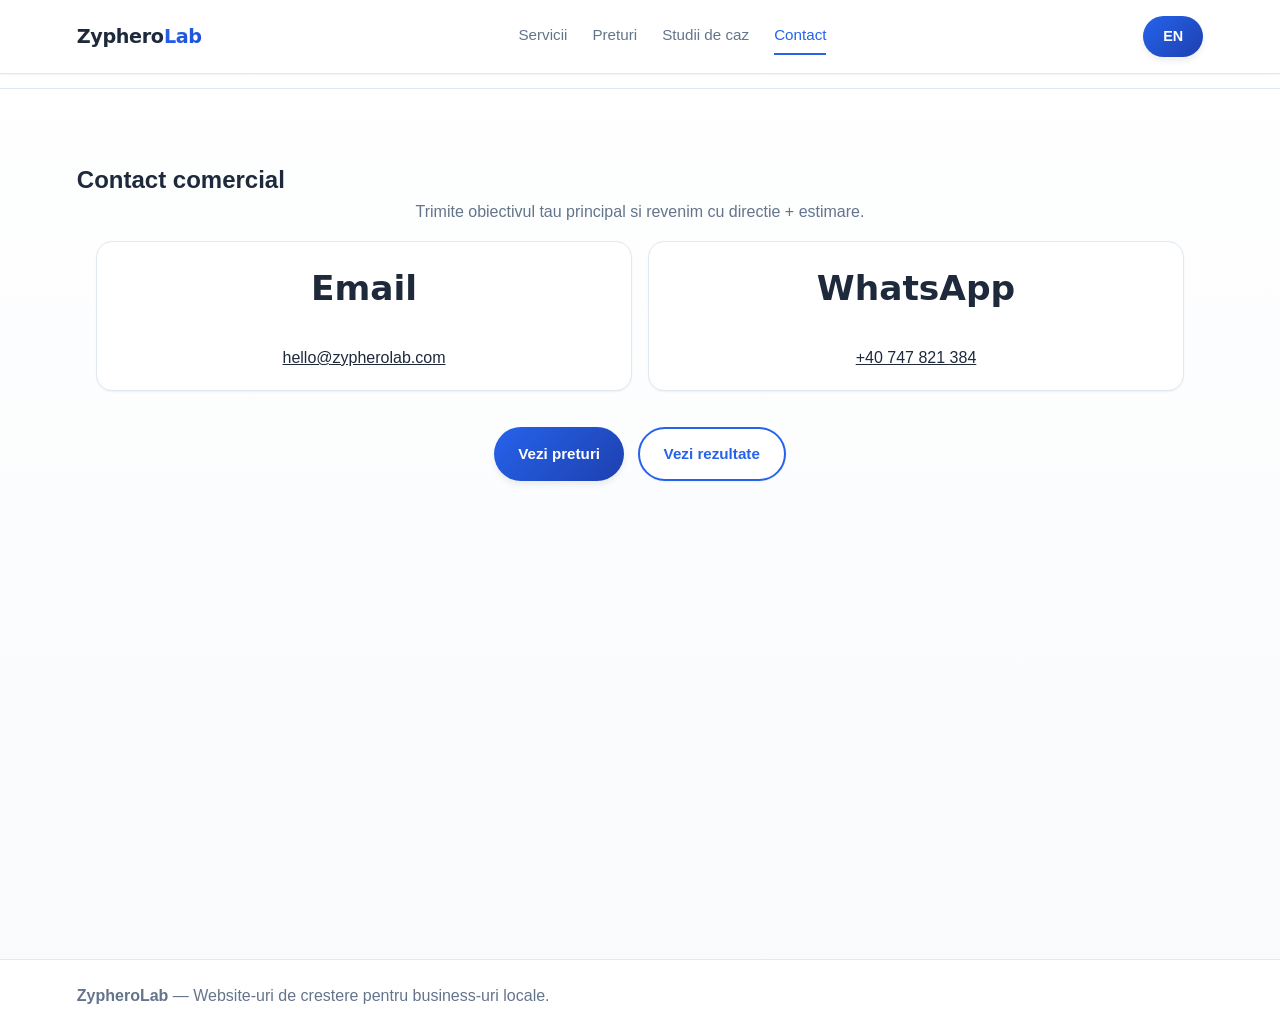
<file: contact.html>
<!DOCTYPE html>
<html lang="ro">
<head>
  <meta charset="UTF-8">
  <meta name="viewport" content="width=device-width, initial-scale=1.0">
  <title>Contact Comercial | ZypheroLab</title>
  <meta name="description" content="Contacteaza ZypheroLab pentru oferta website, redesign sau SEO tehnic. Raspuns in maximum 24h lucratoare.">
  <meta name="robots" content="index,follow">
  <meta property="og:type" content="website">
  <meta property="og:title" content="Contact Comercial | ZypheroLab">
  <meta property="og:description" content="Contact rapid pentru oferta website si directie de crestere.">
  <meta property="og:url" content="https://zypherolab.com/contact.html">
  <meta property="og:image" content="https://zypherolab.com/img/brand/og-image.png">
  <meta property="og:locale" content="ro_RO">
  <meta property="og:locale:alternate" content="en_US">
  <meta name="twitter:card" content="summary_large_image">
  <meta name="twitter:title" content="Contact Comercial | ZypheroLab">
  <meta name="twitter:description" content="Contact rapid pentru oferta website si directie de crestere.">
  <link rel="canonical" href="https://zypherolab.com/contact.html">
  <link rel="alternate" hreflang="ro" href="https://zypherolab.com/contact.html">
  <link rel="alternate" hreflang="en" href="https://zypherolab.com/en/contact.html">
  <link rel="alternate" hreflang="x-default" href="https://zypherolab.com/contact.html">
  <link rel="stylesheet" href="/css/style.css?v=20260424b">
  <script type="application/ld+json">
    {
      "@context": "https://schema.org",
      "@graph": [
        {
          "@type": "ContactPage",
          "name": "Contact Comercial",
          "url": "https://zypherolab.com/contact.html",
          "description": "Contacteaza ZypheroLab pentru oferta website, redesign sau SEO tehnic. Raspuns in maximum 24h lucratoare.",
          "inLanguage": "ro"
        },
        {
          "@type": "FAQPage",
          "mainEntity": [
            {
              "@type": "Question",
              "name": "In cat timp raspundeti la cereri?",
              "acceptedAnswer": {
                "@type": "Answer",
                "text": "Raspundem in maximum 24 de ore lucratoare cu urmatorii pasi si directie de implementare."
              }
            },
            {
              "@type": "Question",
              "name": "Ce informatii trebuie sa trimit initial?",
              "acceptedAnswer": {
                "@type": "Answer",
                "text": "Ajuta sa incluzi obiectivul principal, tipul de business, buget orientativ si deadline-ul dorit."
              }
            },
            {
              "@type": "Question",
              "name": "Pot solicita doar audit SEO fara redesign complet?",
              "acceptedAnswer": {
                "@type": "Answer",
                "text": "Da, putem lucra separat pe audit SEO tehnic si recomandari actionabile pentru site-ul existent."
              }
            }
          ]
        }
      ]
    }
  </script>
</head>
<body>
  <a class="skip-link" href="#main-content">Sari la continut</a>
  <header><div class="header-inner"><a href="/" class="brand" aria-label="ZypheroLab — Acasa"><span class="brand-wordmark">Zyphero<span class="brand-wordmark-accent">Lab</span></span></a><nav class="nav-main" aria-label="Navigare principala"><a href="/servicii-web.html">Servicii</a><a href="/preturi-web.html">Preturi</a><a href="/studii-de-caz.html">Studii de caz</a><a href="/contact.html" class="is-active">Contact</a></nav><a class="header-cta" href="/en/contact.html">EN</a></div></header>
  <main id="main-content">
    <section class="contact" aria-labelledby="contact-title">
      <h1 id="contact-title">Contact comercial</h1>
      <p class="offer-lead">Trimite obiectivul tau principal si revenim cu directie + estimare.</p>
      <div class="cards">
        <article class="card">
          <h2>Email</h2>
          <p><a href="mailto:hello@zypherolab.com">hello@zypherolab.com</a></p>
        </article>
        <article class="card">
          <h2>WhatsApp</h2>
          <p><a href="https://wa.me/40747821384?text=Buna%2C%20vreau%20o%20oferta%20pentru%20website.">+40 747 821 384</a></p>
        </article>
      </div>
      <div class="hero-actions">
        <a class="btn" href="/preturi-web.html">Vezi preturi</a>
        <a class="btn btn-secondary" href="/studii-de-caz.html">Vezi rezultate</a>
      </div>
    </section>
    <section class="faq reveal" aria-labelledby="faq-title">
      <h2 id="faq-title">Intrebari frecvente despre contact</h2>
      <div class="cards">
        <article class="card">
          <h3>In cat timp raspundeti la cereri?</h3>
          <p>Raspundem in maximum 24 de ore lucratoare cu urmatorii pasi si directie de implementare.</p>
        </article>
        <article class="card">
          <h3>Ce informatii trebuie sa trimit initial?</h3>
          <p>Ajuta sa incluzi obiectivul principal, tipul de business, buget orientativ si deadline-ul dorit.</p>
        </article>
        <article class="card">
          <h3>Pot solicita doar audit SEO fara redesign complet?</h3>
          <p>Da, putem lucra separat pe audit SEO tehnic si recomandari actionabile pentru site-ul existent.</p>
        </article>
      </div>
    </section>
  </main>
  <footer><p><strong>ZypheroLab</strong> — Website-uri de crestere pentru business-uri locale.</p></footer>
  <script src="/js/config.js?v=20260424b" defer></script>
  <script src="/js/dark-mode.js?v=20260424b" defer></script>
  <script>
    (function () {
      var gtmLoaded = false;
      var fallbackTimer = null;
      var triggerEvents = ["pointerdown", "keydown", "touchstart"];
      function removeTriggers() {
        triggerEvents.forEach(function (eventName) {
          window.removeEventListener(eventName, loadGTM, true);
        });
        document.removeEventListener("visibilitychange", handleVisibilityChange);
      }
      function handleVisibilityChange() {
        if (document.visibilityState === "hidden") {
          loadGTM();
        }
      }
      function loadGTM() {
        if (gtmLoaded) return;
        gtmLoaded = true;
        removeTriggers();
        if (fallbackTimer) clearTimeout(fallbackTimer);
        var s = document.createElement("script");
        s.async = true;
        s.src = "https://www.googletagmanager.com/gtag/js?id=G-JRPX0T1X3S";
        document.head.appendChild(s);
        window.dataLayer = window.dataLayer || [];
        function gtag() { dataLayer.push(arguments); }
        window.gtag = gtag;
        gtag("js", new Date());
        gtag("config", "G-JRPX0T1X3S");
      }
      triggerEvents.forEach(function (eventName) {
        window.addEventListener(eventName, loadGTM, { once: true, passive: true, capture: true });
      });
      document.addEventListener("visibilitychange", handleVisibilityChange, { once: true });
      window.addEventListener("load", function () {
        fallbackTimer = window.setTimeout(loadGTM, 45000);
      }, { once: true });
    })();
  </script>
</body>
</html>
</file>
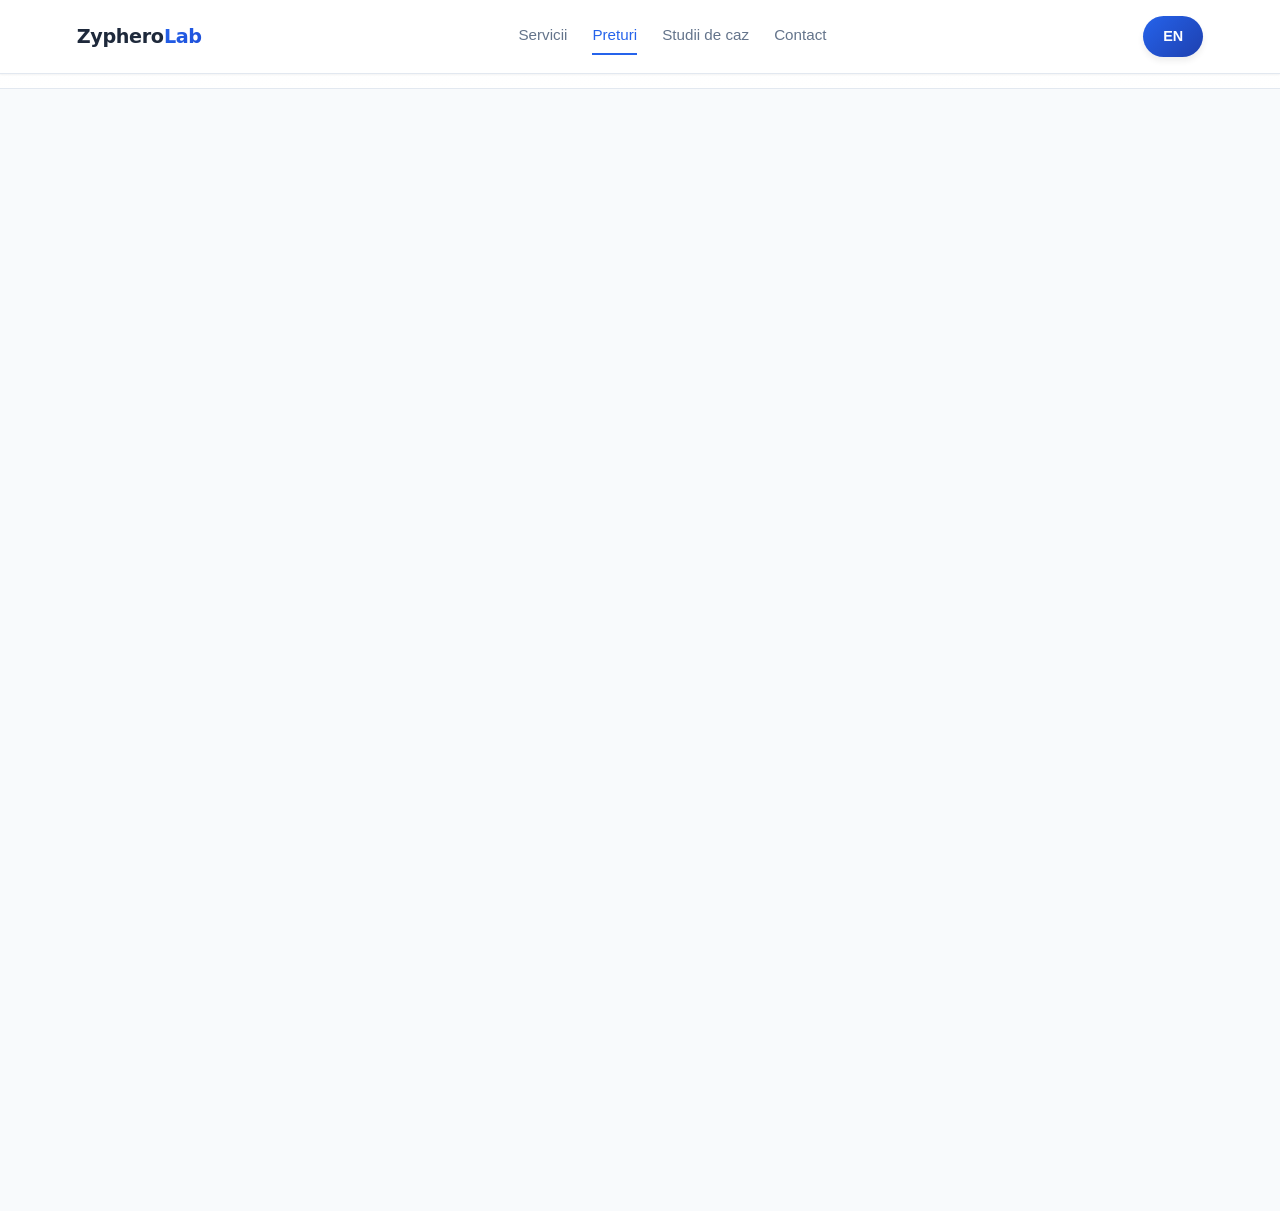
<file: preturi-web.html>
<!DOCTYPE html>
<html lang="ro">
<head>
  <meta charset="UTF-8">
  <meta name="viewport" content="width=device-width, initial-scale=1.0">
  <title>Preturi Web | ZypheroLab</title>
  <meta name="description" content="Preturi ZypheroLab pentru pachete website: Start, Growth si proiecte custom, cu scop comercial clar si implementare rapida.">
  <meta name="robots" content="index,follow">
  <meta property="og:type" content="website">
  <meta property="og:title" content="Preturi Web | ZypheroLab">
  <meta property="og:description" content="Compara pachetele Start, Growth si Custom pentru website-uri orientate pe conversie.">
  <meta property="og:url" content="https://zypherolab.com/preturi-web.html">
  <meta property="og:image" content="https://zypherolab.com/img/brand/og-image.png">
  <meta property="og:locale" content="ro_RO">
  <meta property="og:locale:alternate" content="en_US">
  <meta name="twitter:card" content="summary_large_image">
  <meta name="twitter:title" content="Preturi Web | ZypheroLab">
  <meta name="twitter:description" content="Preturi clare pentru proiecte web cu obiective comerciale.">
  <link rel="canonical" href="https://zypherolab.com/preturi-web.html">
  <link rel="alternate" hreflang="ro" href="https://zypherolab.com/preturi-web.html">
  <link rel="alternate" hreflang="en" href="https://zypherolab.com/en/web-pricing.html">
  <link rel="alternate" hreflang="x-default" href="https://zypherolab.com/preturi-web.html">
  <link rel="stylesheet" href="/css/style.css?v=20260424b">
  <script type="application/ld+json">
    {
      "@context": "https://schema.org",
      "@graph": [
        {
          "@type": "WebPage",
          "name": "Preturi Web",
          "url": "https://zypherolab.com/preturi-web.html",
          "description": "Preturi ZypheroLab pentru pachete website: Start, Growth si proiecte custom, cu scop comercial clar si implementare rapida.",
          "inLanguage": "ro"
        },
        {
          "@type": "FAQPage",
          "mainEntity": [
            {
              "@type": "Question",
              "name": "Care este pretul minim pentru lansare?",
              "acceptedAnswer": {
                "@type": "Answer",
                "text": "Pachetul Start incepe de la 300 EUR pentru o pagina comerciala completa, gata de promovare."
              }
            },
            {
              "@type": "Question",
              "name": "Cand aleg pachetul Growth?",
              "acceptedAnswer": {
                "@type": "Answer",
                "text": "Pachetul Growth este potrivit cand ai nevoie de website multi-pagina, SEO tehnic avansat si raportare KPI."
              }
            },
            {
              "@type": "Question",
              "name": "Exista costuri recurente obligatorii?",
              "acceptedAnswer": {
                "@type": "Answer",
                "text": "Nu exista costuri ascunse obligatorii; abonamentele de mentenanta sau optimizare sunt optionale."
              }
            }
          ]
        }
      ]
    }
  </script>
</head>
<body>
  <a class="skip-link" href="#main-content">Sari la continut</a>
  <header><div class="header-inner"><a href="/" class="brand" aria-label="ZypheroLab — Acasa"><span class="brand-wordmark">Zyphero<span class="brand-wordmark-accent">Lab</span></span></a><nav class="nav-main" aria-label="Navigare principala"><a href="/servicii-web.html">Servicii</a><a href="/preturi-web.html" class="is-active">Preturi</a><a href="/studii-de-caz.html">Studii de caz</a><a href="/contact.html">Contact</a></nav><a class="header-cta" href="/en/web-pricing.html">EN</a></div></header>
  <main id="main-content">
    <section class="pricing" aria-labelledby="pricing-title">
      <h1 id="pricing-title">Preturi transparente pentru crestere</h1>
      <div class="pricing-grid">
        <article class="pricing-card">
          <h2>Pachet Start</h2>
          <div class="pricing-price">300 EUR</div>
          <ul class="pricing-features">
            <li>Landing page comercial</li>
            <li>SEO de baza</li>
            <li>Formular lead + WhatsApp</li>
          </ul>
        </article>
        <article class="pricing-card pricing-card--featured">
          <h2>Pachet Growth</h2>
          <div class="pricing-price">600 EUR</div>
          <ul class="pricing-features">
            <li>Website multi-pagina</li>
            <li>SEO tehnic avansat</li>
            <li>Raportare KPI</li>
          </ul>
        </article>
        <article class="pricing-card">
          <h2>Custom</h2>
          <div class="pricing-price">La cerere</div>
          <ul class="pricing-features">
            <li>Arhitectura personalizata</li>
            <li>Integrari specifice</li>
            <li>Roadmap de optimizare</li>
          </ul>
        </article>
      </div>
      <div class="hero-actions">
        <a class="btn" href="/contact.html">Cere oferta</a>
        <a class="btn btn-secondary" href="/studii-de-caz.html">Vezi studii de caz</a>
      </div>
    </section>
    <section class="faq reveal" aria-labelledby="faq-title">
      <h2 id="faq-title">Intrebari frecvente despre preturi</h2>
      <div class="cards">
        <article class="card">
          <h3>Care este pretul minim pentru lansare?</h3>
          <p>Pachetul Start incepe de la 300 EUR pentru o pagina comerciala completa, gata de promovare.</p>
        </article>
        <article class="card">
          <h3>Cand aleg pachetul Growth?</h3>
          <p>Pachetul Growth este potrivit cand ai nevoie de website multi-pagina, SEO tehnic avansat si raportare KPI.</p>
        </article>
        <article class="card">
          <h3>Exista costuri recurente obligatorii?</h3>
          <p>Nu exista costuri ascunse obligatorii; abonamentele de mentenanta sau optimizare sunt optionale.</p>
        </article>
      </div>
    </section>
  </main>
  <footer><p><strong>ZypheroLab</strong> — Website-uri de crestere pentru business-uri locale.</p></footer>
  <script src="/js/config.js?v=20260424b" defer></script>
  <script src="/js/dark-mode.js?v=20260424b" defer></script>
  <script>
    (function () {
      var gtmLoaded = false;
      var fallbackTimer = null;
      var triggerEvents = ["pointerdown", "keydown", "touchstart"];
      function removeTriggers() {
        triggerEvents.forEach(function (eventName) {
          window.removeEventListener(eventName, loadGTM, true);
        });
        document.removeEventListener("visibilitychange", handleVisibilityChange);
      }
      function handleVisibilityChange() {
        if (document.visibilityState === "hidden") {
          loadGTM();
        }
      }
      function loadGTM() {
        if (gtmLoaded) return;
        gtmLoaded = true;
        removeTriggers();
        if (fallbackTimer) clearTimeout(fallbackTimer);
        var s = document.createElement("script");
        s.async = true;
        s.src = "https://www.googletagmanager.com/gtag/js?id=G-JRPX0T1X3S";
        document.head.appendChild(s);
        window.dataLayer = window.dataLayer || [];
        function gtag() { dataLayer.push(arguments); }
        window.gtag = gtag;
        gtag("js", new Date());
        gtag("config", "G-JRPX0T1X3S");
      }
      triggerEvents.forEach(function (eventName) {
        window.addEventListener(eventName, loadGTM, { once: true, passive: true, capture: true });
      });
      document.addEventListener("visibilitychange", handleVisibilityChange, { once: true });
      window.addEventListener("load", function () {
        fallbackTimer = window.setTimeout(loadGTM, 45000);
      }, { once: true });
    })();
  </script>
</body>
</html>
</file>
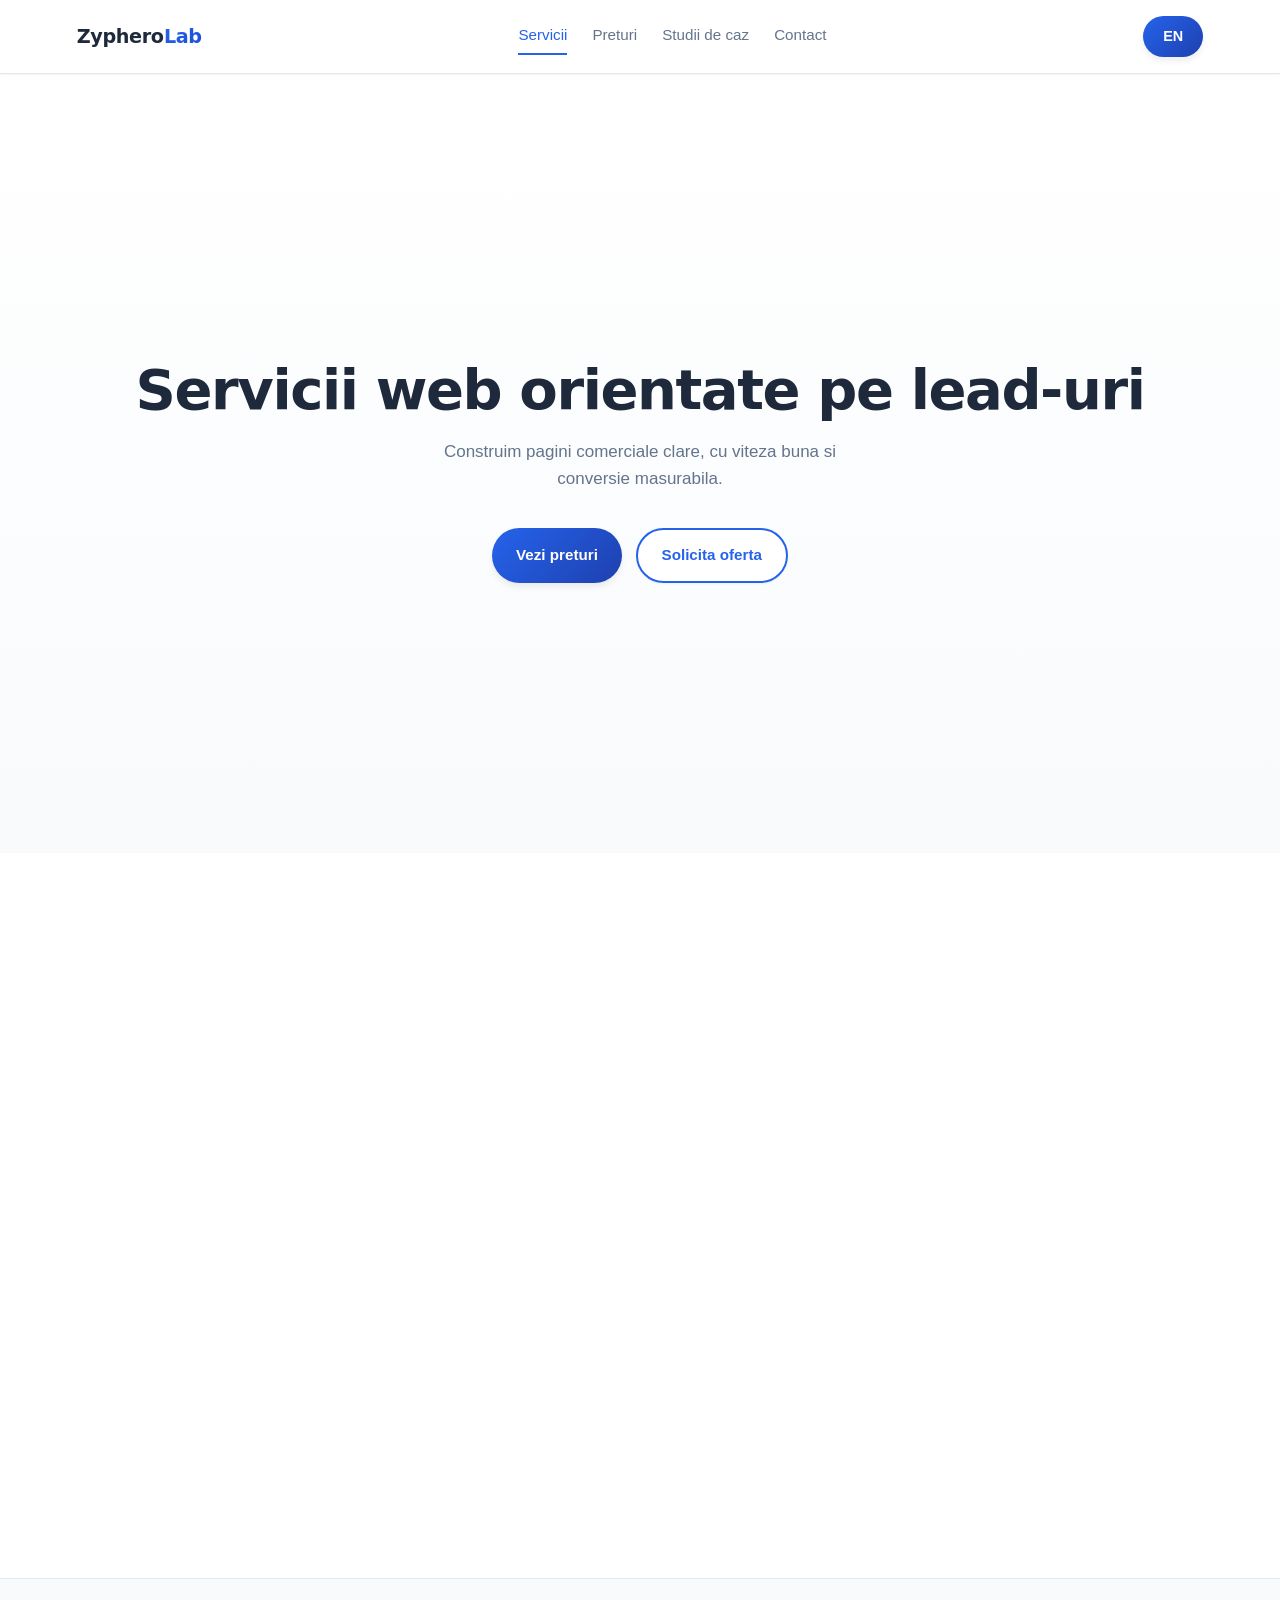
<file: servicii-web.html>
<!DOCTYPE html>
<html lang="ro">
<head>
  <meta charset="UTF-8">
  <meta name="viewport" content="width=device-width, initial-scale=1.0">
  <title>Servicii Web | ZypheroLab</title>
  <meta name="description" content="Servicii ZypheroLab: website rapid, SEO tehnic, arhitectura de conversie si suport de crestere pentru business-uri locale si internationale.">
  <meta name="robots" content="index,follow">
  <meta property="og:type" content="website">
  <meta property="og:title" content="Servicii Web | ZypheroLab">
  <meta property="og:description" content="Website de conversie, SEO tehnic si sprinturi de optimizare pentru crestere sustenabila.">
  <meta property="og:url" content="https://zypherolab.com/servicii-web.html">
  <meta property="og:image" content="https://zypherolab.com/img/brand/og-image.png">
  <meta property="og:locale" content="ro_RO">
  <meta property="og:locale:alternate" content="en_US">
  <meta name="twitter:card" content="summary_large_image">
  <meta name="twitter:title" content="Servicii Web | ZypheroLab">
  <meta name="twitter:description" content="Servicii web orientate pe lead-uri si performanta.">
  <link rel="canonical" href="https://zypherolab.com/servicii-web.html">
  <link rel="alternate" hreflang="ro" href="https://zypherolab.com/servicii-web.html">
  <link rel="alternate" hreflang="en" href="https://zypherolab.com/en/web-services.html">
  <link rel="alternate" hreflang="x-default" href="https://zypherolab.com/servicii-web.html">
  <link rel="stylesheet" href="/css/style.css?v=20260424b">
  <script type="application/ld+json">
    {
      "@context": "https://schema.org",
      "@graph": [
        {
          "@type": "WebPage",
          "name": "Servicii Web",
          "url": "https://zypherolab.com/servicii-web.html",
          "description": "Servicii ZypheroLab: website rapid, SEO tehnic, arhitectura de conversie si suport de crestere pentru business-uri locale si internationale.",
          "inLanguage": "ro"
        },
        {
          "@type": "FAQPage",
          "mainEntity": [
            {
              "@type": "Question",
              "name": "Ce servicii include pachetul de baza?",
              "acceptedAnswer": {
                "@type": "Answer",
                "text": "Pachetul include structura comerciala, copy orientat pe conversie, implementare mobile-first si setup SEO tehnic initial."
              }
            },
            {
              "@type": "Question",
              "name": "In cat timp primim prima versiune?",
              "acceptedAnswer": {
                "@type": "Answer",
                "text": "Prima versiune functionala este livrata de obicei in 3-5 zile lucratoare pentru scope standard."
              }
            },
            {
              "@type": "Question",
              "name": "Cum masuram rezultatele dupa lansare?",
              "acceptedAnswer": {
                "@type": "Answer",
                "text": "Urmarim KPI de trafic, CTR si lead-uri, apoi rulam sprinturi de optimizare pentru paginile cu potential ridicat."
              }
            }
          ]
        }
      ]
    }
  </script>
</head>
<body>
  <a class="skip-link" href="#main-content">Sari la continut</a>
  <header>
    <div class="header-inner">
      <a href="/" class="brand" aria-label="ZypheroLab — Acasa"><span class="brand-wordmark">Zyphero<span class="brand-wordmark-accent">Lab</span></span></a>
      <nav class="nav-main" aria-label="Navigare principala">
        <a href="/servicii-web.html" class="is-active">Servicii</a>
        <a href="/preturi-web.html">Preturi</a>
        <a href="/studii-de-caz.html">Studii de caz</a>
        <a href="/contact.html">Contact</a>
      </nav>
      <a class="header-cta" href="/en/web-services.html">EN</a>
    </div>
  </header>
  <main id="main-content">
    <section class="hero">
      <div class="hero-inner">
        <div class="hero-copy">
          <h1>Servicii web orientate pe lead-uri</h1>
          <p class="hero-subtitle">Construim pagini comerciale clare, cu viteza buna si conversie masurabila.</p>
          <div class="hero-actions">
            <a class="btn" href="/preturi-web.html">Vezi preturi</a>
            <a class="btn btn-secondary" href="/contact.html">Solicita oferta</a>
          </div>
        </div>
      </div>
    </section>

    <section class="services" aria-labelledby="service-scope">
      <h2 id="service-scope">Ce include</h2>
      <div class="cards">
        <article class="card">
          <h3>Website de conversie</h3>
          <p>Structura comerciala, CTA-uri clare, mobile-first si timp de incarcare optimizat.</p>
        </article>
        <article class="card">
          <h3>SEO tehnic</h3>
          <p>Canonical, hreflang, schema, metadata si setup de indexare pentru paginile money.</p>
        </article>
        <article class="card">
          <h3>Growth iteration</h3>
          <p>Masurare KPI, ajustari pe pagini cu impresii mari si CTR scazut, plus sprinturi lunare.</p>
        </article>
      </div>
    </section>

    <section class="proof-strip" aria-labelledby="internal-links">
      <h2 id="internal-links">Pagini comerciale conexe</h2>
      <ul class="proof-strip-list">
        <li><a href="/preturi-web.html">Preturi web</a></li>
        <li><a href="/studii-de-caz.html">Studii de caz</a></li>
        <li><a href="/contact.html">Contact comercial</a></li>
      </ul>
    </section>
    <section class="faq reveal" aria-labelledby="faq-title">
      <h2 id="faq-title">Intrebari frecvente despre servicii</h2>
      <div class="cards">
        <article class="card">
          <h3>Ce servicii include pachetul de baza?</h3>
          <p>Pachetul include structura comerciala, copy orientat pe conversie, implementare mobile-first si setup SEO tehnic initial.</p>
        </article>
        <article class="card">
          <h3>In cat timp primim prima versiune?</h3>
          <p>Prima versiune functionala este livrata de obicei in 3-5 zile lucratoare pentru scope standard.</p>
        </article>
        <article class="card">
          <h3>Cum masuram rezultatele dupa lansare?</h3>
          <p>Urmarim KPI de trafic, CTR si lead-uri, apoi rulam sprinturi de optimizare pentru paginile cu potential ridicat.</p>
        </article>
      </div>
    </section>
  </main>
  <footer>
    <p><strong>ZypheroLab</strong> — Website-uri de crestere pentru business-uri locale.</p>
  </footer>
  <script src="/js/config.js?v=20260424b" defer></script>
  <script src="/js/dark-mode.js?v=20260424b" defer></script>
  <script>
    (function () {
      var gtmLoaded = false;
      var fallbackTimer = null;
      var triggerEvents = ["pointerdown", "keydown", "touchstart"];

      function removeTriggers() {
        triggerEvents.forEach(function (eventName) {
          window.removeEventListener(eventName, loadGTM, true);
        });
        document.removeEventListener("visibilitychange", handleVisibilityChange);
      }

      function handleVisibilityChange() {
        if (document.visibilityState === "hidden") {
          loadGTM();
        }
      }

      function loadGTM() {
        if (gtmLoaded) {
          return;
        }
        gtmLoaded = true;
        removeTriggers();
        if (fallbackTimer) {
          clearTimeout(fallbackTimer);
        }

        var s = document.createElement("script");
        s.async = true;
        s.src = "https://www.googletagmanager.com/gtag/js?id=G-JRPX0T1X3S";
        document.head.appendChild(s);
        window.dataLayer = window.dataLayer || [];
        function gtag() { dataLayer.push(arguments); }
        window.gtag = gtag;
        gtag("js", new Date());
        gtag("config", "G-JRPX0T1X3S");
      }

      triggerEvents.forEach(function (eventName) {
        window.addEventListener(eventName, loadGTM, { once: true, passive: true, capture: true });
      });
      document.addEventListener("visibilitychange", handleVisibilityChange, { once: true });
      window.addEventListener("load", function () {
        fallbackTimer = window.setTimeout(loadGTM, 45000);
      }, { once: true });
    })();
  </script>
</body>
</html>
</file>
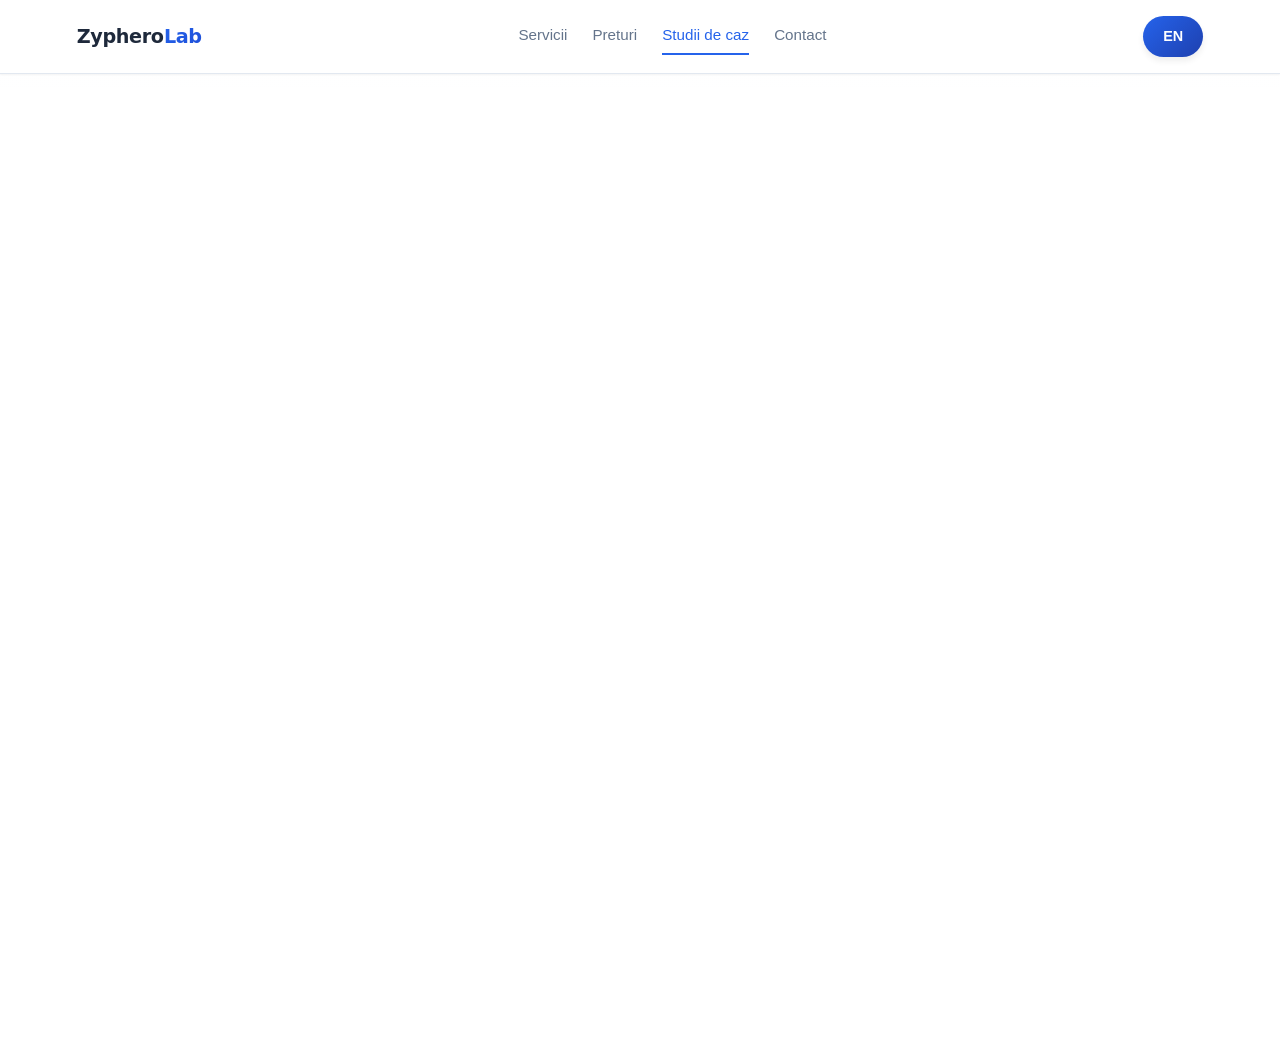
<file: studii-de-caz.html>
<!DOCTYPE html>
<html lang="ro">
<head>
  <meta charset="UTF-8">
  <meta name="viewport" content="width=device-width, initial-scale=1.0">
  <title>Studii de Caz Web Design | ZypheroLab</title>
  <meta name="description" content="Studii de caz ZypheroLab: provocare, solutie si rezultat pentru proiecte de website orientate pe conversie.">
  <meta name="robots" content="index,follow">
  <meta property="og:type" content="website">
  <meta property="og:title" content="Studii de Caz Web Design | ZypheroLab">
  <meta property="og:description" content="Exemple reale de provocare, solutie si rezultat pentru proiecte comerciale.">
  <meta property="og:url" content="https://zypherolab.com/studii-de-caz.html">
  <meta property="og:image" content="https://zypherolab.com/img/brand/og-image.png">
  <meta property="og:locale" content="ro_RO">
  <meta property="og:locale:alternate" content="en_US">
  <meta name="twitter:card" content="summary_large_image">
  <meta name="twitter:title" content="Studii de Caz Web Design | ZypheroLab">
  <meta name="twitter:description" content="Exemple reale de provocare, solutie si rezultat pentru proiecte comerciale.">
  <link rel="canonical" href="https://zypherolab.com/studii-de-caz.html">
  <link rel="alternate" hreflang="ro" href="https://zypherolab.com/studii-de-caz.html">
  <link rel="alternate" hreflang="en" href="https://zypherolab.com/en/case-studies.html">
  <link rel="alternate" hreflang="x-default" href="https://zypherolab.com/studii-de-caz.html">
  <link rel="stylesheet" href="/css/style.css?v=20260424b">
  <script type="application/ld+json">
    {
      "@context": "https://schema.org",
      "@graph": [
        {
          "@type": "WebPage",
          "name": "Studii de Caz Web Design",
          "url": "https://zypherolab.com/studii-de-caz.html",
          "description": "Studii de caz ZypheroLab: provocare, solutie si rezultat pentru proiecte de website orientate pe conversie.",
          "inLanguage": "ro"
        },
        {
          "@type": "FAQPage",
          "mainEntity": [
            {
              "@type": "Question",
              "name": "Ce rezultate urmariti in studii de caz?",
              "acceptedAnswer": {
                "@type": "Answer",
                "text": "Evaluam claritatea funnel-ului, viteza paginii, rata de contact si calitatea lead-urilor generate."
              }
            },
            {
              "@type": "Question",
              "name": "In ce industrii ati livrat proiecte similare?",
              "acceptedAnswer": {
                "@type": "Answer",
                "text": "Avem exemple pe servicii locale, HoReCa, juridic si business-uri cu public regional sau international."
              }
            },
            {
              "@type": "Question",
              "name": "Puteti adapta modelul pentru alt tip de business?",
              "acceptedAnswer": {
                "@type": "Answer",
                "text": "Da, structura de conversie si metodologia SEO se adapteaza dupa obiective, piata si nivelul de maturitate al brandului."
              }
            }
          ]
        }
      ]
    }
  </script>
</head>
<body>
  <a class="skip-link" href="#main-content">Sari la continut</a>
  <header><div class="header-inner"><a href="/" class="brand" aria-label="ZypheroLab — Acasa"><span class="brand-wordmark">Zyphero<span class="brand-wordmark-accent">Lab</span></span></a><nav class="nav-main" aria-label="Navigare principala"><a href="/servicii-web.html">Servicii</a><a href="/preturi-web.html">Preturi</a><a href="/studii-de-caz.html" class="is-active">Studii de caz</a><a href="/contact.html">Contact</a></nav><a class="header-cta" href="/en/case-studies.html">EN</a></div></header>
  <main id="main-content">
    <section class="portfolio" aria-labelledby="cases-title">
      <h1 id="cases-title">Studii de caz comerciale</h1>
      <div class="portfolio-grid">
        <article class="portfolio-item">
          <h2>Restaurant local</h2>
          <p>Challenge: rezervari pierdute pe mobil.</p>
          <p>Solution: landing cu CTA clar si flux simplu.</p>
          <p>Result: contact mai rapid si experienta consistenta.</p>
        </article>
        <article class="portfolio-item">
          <h2>Cabinet juridic</h2>
          <p>Challenge: lipsa claritatii in servicii.</p>
          <p>Solution: pagina de servicii + funnel de programare.</p>
          <p>Result: mai multe cereri calificate.</p>
        </article>
      </div>
      <div class="hero-actions">
        <a class="btn" href="/servicii-web.html">Vezi servicii</a>
        <a class="btn btn-secondary" href="/contact.html">Discuta proiectul</a>
      </div>
    </section>
    <section class="faq reveal" aria-labelledby="faq-title">
      <h2 id="faq-title">Intrebari frecvente despre studii de caz</h2>
      <div class="cards">
        <article class="card">
          <h3>Ce rezultate urmariti in studii de caz?</h3>
          <p>Evaluam claritatea funnel-ului, viteza paginii, rata de contact si calitatea lead-urilor generate.</p>
        </article>
        <article class="card">
          <h3>In ce industrii ati livrat proiecte similare?</h3>
          <p>Avem exemple pe servicii locale, HoReCa, juridic si business-uri cu public regional sau international.</p>
        </article>
        <article class="card">
          <h3>Puteti adapta modelul pentru alt tip de business?</h3>
          <p>Da, structura de conversie si metodologia SEO se adapteaza dupa obiective, piata si nivelul de maturitate al brandului.</p>
        </article>
      </div>
    </section>
  </main>
  <footer><p><strong>ZypheroLab</strong> — Website-uri de crestere pentru business-uri locale.</p></footer>
  <script src="/js/config.js?v=20260424b" defer></script>
  <script src="/js/dark-mode.js?v=20260424b" defer></script>
  <script>
    (function () {
      var gtmLoaded = false;
      var fallbackTimer = null;
      var triggerEvents = ["pointerdown", "keydown", "touchstart"];
      function removeTriggers() {
        triggerEvents.forEach(function (eventName) {
          window.removeEventListener(eventName, loadGTM, true);
        });
        document.removeEventListener("visibilitychange", handleVisibilityChange);
      }
      function handleVisibilityChange() {
        if (document.visibilityState === "hidden") {
          loadGTM();
        }
      }
      function loadGTM() {
        if (gtmLoaded) return;
        gtmLoaded = true;
        removeTriggers();
        if (fallbackTimer) clearTimeout(fallbackTimer);
        var s = document.createElement("script");
        s.async = true;
        s.src = "https://www.googletagmanager.com/gtag/js?id=G-JRPX0T1X3S";
        document.head.appendChild(s);
        window.dataLayer = window.dataLayer || [];
        function gtag() { dataLayer.push(arguments); }
        window.gtag = gtag;
        gtag("js", new Date());
        gtag("config", "G-JRPX0T1X3S");
      }
      triggerEvents.forEach(function (eventName) {
        window.addEventListener(eventName, loadGTM, { once: true, passive: true, capture: true });
      });
      document.addEventListener("visibilitychange", handleVisibilityChange, { once: true });
      window.addEventListener("load", function () {
        fallbackTimer = window.setTimeout(loadGTM, 45000);
      }, { once: true });
    })();
  </script>
</body>
</html>
</file>
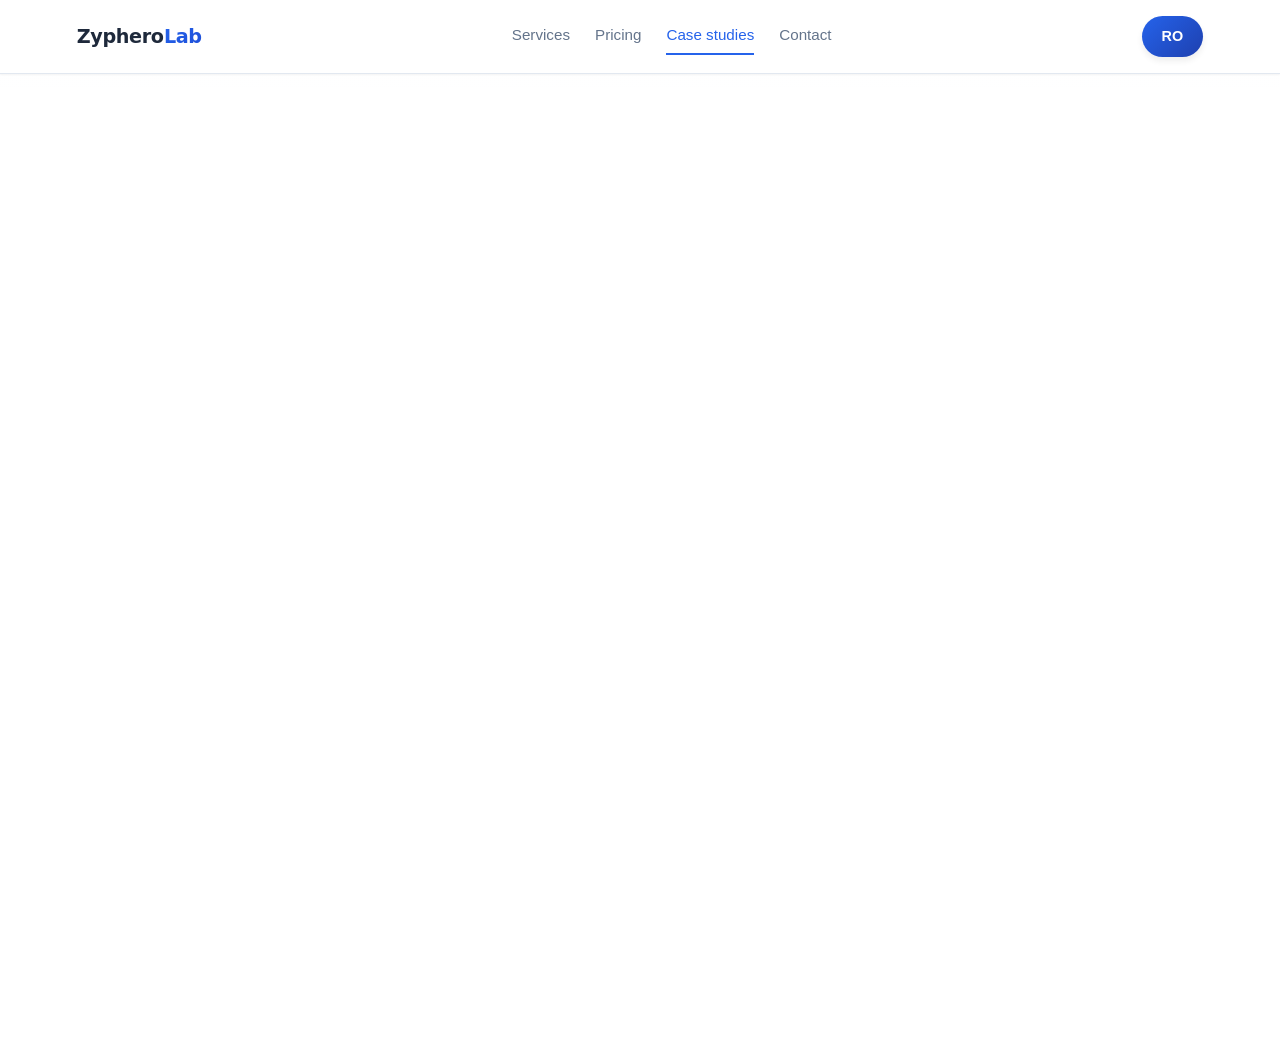
<file: en/case-studies.html>
<!DOCTYPE html>
<html lang="en">
<head>
  <meta charset="UTF-8">
  <meta name="viewport" content="width=device-width, initial-scale=1.0">
  <title>Case Studies | ZypheroLab</title>
  <meta name="description" content="ZypheroLab case studies: challenge, solution, and outcome across conversion-oriented website projects.">
  <meta name="robots" content="index,follow">
  <meta property="og:type" content="website">
  <meta property="og:title" content="Case Studies | ZypheroLab">
  <meta property="og:description" content="Commercial case studies with challenge, solution and measurable outcome.">
  <meta property="og:url" content="https://zypherolab.com/en/case-studies.html">
  <meta property="og:image" content="https://zypherolab.com/img/brand/og-image.png">
  <meta property="og:locale" content="en_US">
  <meta property="og:locale:alternate" content="ro_RO">
  <meta name="twitter:card" content="summary_large_image">
  <meta name="twitter:title" content="Case Studies | ZypheroLab">
  <meta name="twitter:description" content="Commercial case studies with challenge, solution and measurable outcome.">
  <link rel="canonical" href="https://zypherolab.com/en/case-studies.html">
  <link rel="alternate" hreflang="en" href="https://zypherolab.com/en/case-studies.html">
  <link rel="alternate" hreflang="ro" href="https://zypherolab.com/studii-de-caz.html">
  <link rel="alternate" hreflang="x-default" href="https://zypherolab.com/en/case-studies.html">
  <link rel="stylesheet" href="/css/style.css?v=20260424b">
  <script type="application/ld+json">
    {
      "@context": "https://schema.org",
      "@graph": [
        {
          "@type": "WebPage",
          "name": "Case Studies",
          "url": "https://zypherolab.com/en/case-studies.html",
          "description": "ZypheroLab case studies: challenge, solution, and outcome across conversion-oriented website projects.",
          "inLanguage": "en"
        },
        {
          "@type": "FAQPage",
          "mainEntity": [
            {
              "@type": "Question",
              "name": "Which outcomes do you track in case studies?",
              "acceptedAnswer": {
                "@type": "Answer",
                "text": "We track funnel clarity, page speed, contact rate, and the quality of incoming leads."
              }
            },
            {
              "@type": "Question",
              "name": "What industries are covered by your examples?",
              "acceptedAnswer": {
                "@type": "Answer",
                "text": "Examples cover local services, hospitality, legal practices, and businesses with regional or international audiences."
              }
            },
            {
              "@type": "Question",
              "name": "Can this approach be adapted to another business model?",
              "acceptedAnswer": {
                "@type": "Answer",
                "text": "Yes, the conversion structure and SEO methodology are adapted to your goals, market, and business maturity."
              }
            }
          ]
        }
      ]
    }
  </script>
</head>
<body>
  <a class="skip-link" href="#main-content">Skip to content</a>
  <header><div class="header-inner"><a href="/en/" class="brand" aria-label="ZypheroLab — Home"><span class="brand-wordmark">Zyphero<span class="brand-wordmark-accent">Lab</span></span></a><nav class="nav-main" aria-label="Main navigation"><a href="/en/web-services.html">Services</a><a href="/en/web-pricing.html">Pricing</a><a href="/en/case-studies.html" class="is-active">Case studies</a><a href="/en/contact.html">Contact</a></nav><a class="header-cta" href="/studii-de-caz.html">RO</a></div></header>
  <main id="main-content">
    <section class="portfolio" aria-labelledby="cases-title">
      <h1 id="cases-title">Commercial case studies</h1>
      <div class="portfolio-grid">
        <article class="portfolio-item"><h2>Local restaurant</h2><p>Challenge: lost reservations on mobile.</p><p>Solution: clear landing and booking CTA.</p><p>Outcome: faster inbound contacts.</p></article>
        <article class="portfolio-item"><h2>Law practice</h2><p>Challenge: unclear service communication.</p><p>Solution: service page with intake path.</p><p>Outcome: higher quality leads.</p></article>
      </div>
      <div class="hero-actions">
        <a class="btn" href="/en/web-services.html">View services</a>
        <a class="btn btn-secondary" href="/en/contact.html">Discuss your project</a>
      </div>
    </section>
    <section class="faq reveal" aria-labelledby="faq-title">
      <h2 id="faq-title">Frequently asked questions about case studies</h2>
      <div class="cards">
        <article class="card">
          <h3>Which outcomes do you track in case studies?</h3>
          <p>We track funnel clarity, page speed, contact rate, and the quality of incoming leads.</p>
        </article>
        <article class="card">
          <h3>What industries are covered by your examples?</h3>
          <p>Examples cover local services, hospitality, legal practices, and businesses with regional or international audiences.</p>
        </article>
        <article class="card">
          <h3>Can this approach be adapted to another business model?</h3>
          <p>Yes, the conversion structure and SEO methodology are adapted to your goals, market, and business maturity.</p>
        </article>
      </div>
    </section>
  </main>
  <footer><p><strong>ZypheroLab</strong> — Growth websites for local businesses.</p></footer>
  <script src="/js/config.js?v=20260424b" defer></script>
  <script src="/js/dark-mode.js?v=20260424b" defer></script>
  <script>
    (function () {
      var gtmLoaded = false;
      var fallbackTimer = null;
      var triggerEvents = ["pointerdown", "keydown", "touchstart"];
      function removeTriggers() {
        triggerEvents.forEach(function (eventName) {
          window.removeEventListener(eventName, loadGTM, true);
        });
        document.removeEventListener("visibilitychange", handleVisibilityChange);
      }
      function handleVisibilityChange() {
        if (document.visibilityState === "hidden") {
          loadGTM();
        }
      }
      function loadGTM() {
        if (gtmLoaded) return;
        gtmLoaded = true;
        removeTriggers();
        if (fallbackTimer) clearTimeout(fallbackTimer);
        var s = document.createElement("script");
        s.async = true;
        s.src = "https://www.googletagmanager.com/gtag/js?id=G-JRPX0T1X3S";
        document.head.appendChild(s);
        window.dataLayer = window.dataLayer || [];
        function gtag() { dataLayer.push(arguments); }
        window.gtag = gtag;
        gtag("js", new Date());
        gtag("config", "G-JRPX0T1X3S");
      }
      triggerEvents.forEach(function (eventName) {
        window.addEventListener(eventName, loadGTM, { once: true, passive: true, capture: true });
      });
      document.addEventListener("visibilitychange", handleVisibilityChange, { once: true });
      window.addEventListener("load", function () {
        fallbackTimer = window.setTimeout(loadGTM, 45000);
      }, { once: true });
    })();
  </script>
</body>
</html>
</file>
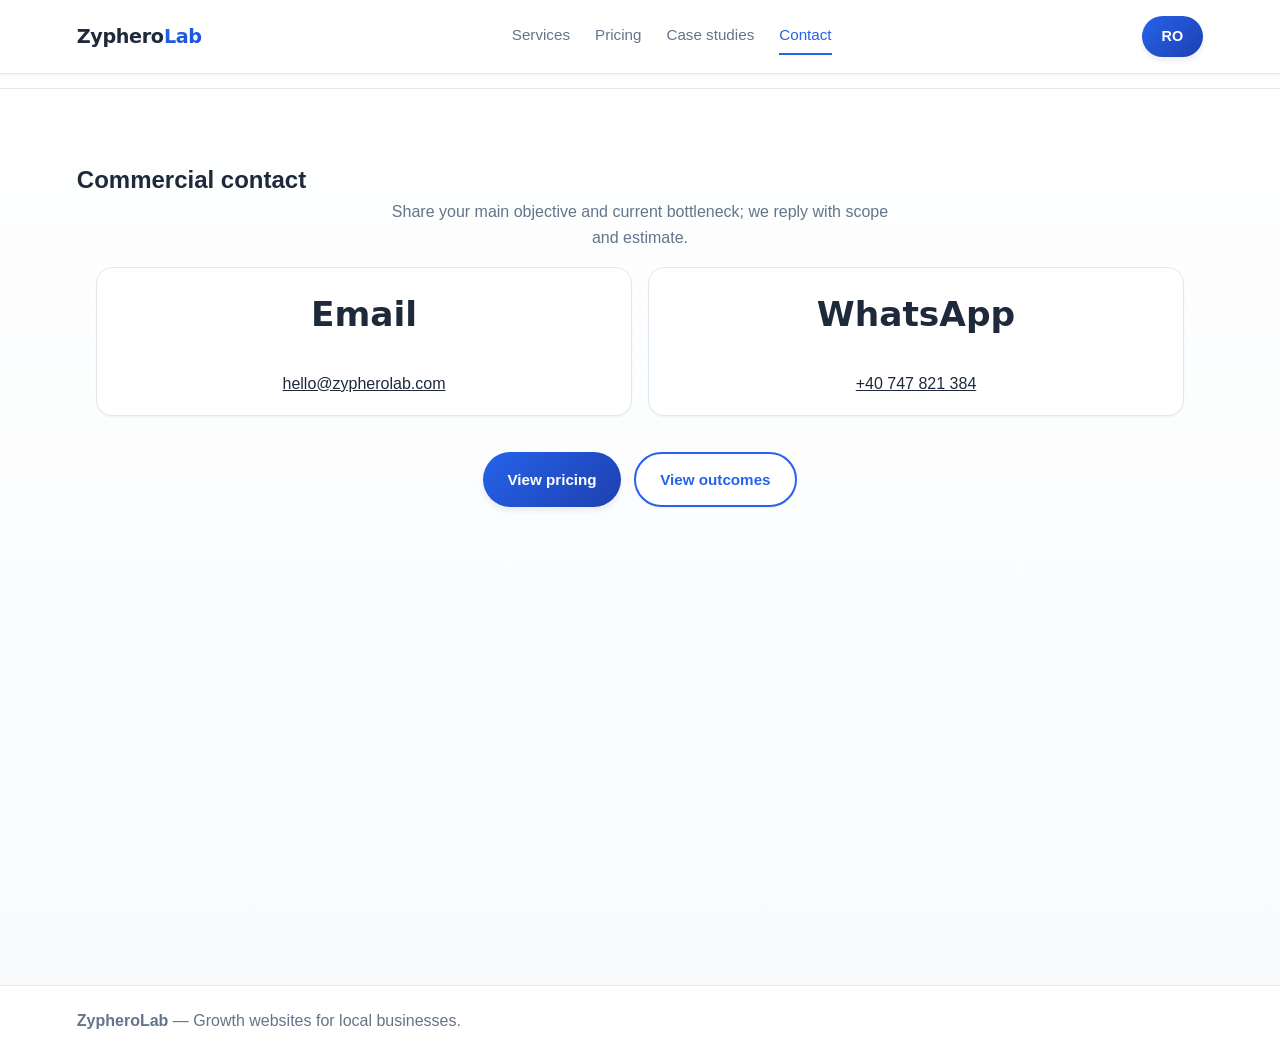
<file: en/contact.html>
<!DOCTYPE html>
<html lang="en">
<head>
  <meta charset="UTF-8">
  <meta name="viewport" content="width=device-width, initial-scale=1.0">
  <title>Commercial Contact | ZypheroLab</title>
  <meta name="description" content="Contact ZypheroLab for website redesign, new build, or technical SEO. Response within 24 business hours.">
  <meta name="robots" content="index,follow">
  <meta property="og:type" content="website">
  <meta property="og:title" content="Commercial Contact | ZypheroLab">
  <meta property="og:description" content="Contact for website scope, estimate, and technical growth direction.">
  <meta property="og:url" content="https://zypherolab.com/en/contact.html">
  <meta property="og:image" content="https://zypherolab.com/img/brand/og-image.png">
  <meta property="og:locale" content="en_US">
  <meta property="og:locale:alternate" content="ro_RO">
  <meta name="twitter:card" content="summary_large_image">
  <meta name="twitter:title" content="Commercial Contact | ZypheroLab">
  <meta name="twitter:description" content="Contact for website scope, estimate, and technical growth direction.">
  <link rel="canonical" href="https://zypherolab.com/en/contact.html">
  <link rel="alternate" hreflang="en" href="https://zypherolab.com/en/contact.html">
  <link rel="alternate" hreflang="ro" href="https://zypherolab.com/contact.html">
  <link rel="alternate" hreflang="x-default" href="https://zypherolab.com/en/contact.html">
  <link rel="stylesheet" href="/css/style.css?v=20260424b">
  <script type="application/ld+json">
    {
      "@context": "https://schema.org",
      "@graph": [
        {
          "@type": "ContactPage",
          "name": "Commercial Contact",
          "url": "https://zypherolab.com/en/contact.html",
          "description": "Contact ZypheroLab for website redesign, new build, or technical SEO. Response within 24 business hours.",
          "inLanguage": "en"
        },
        {
          "@type": "FAQPage",
          "mainEntity": [
            {
              "@type": "Question",
              "name": "How quickly do you reply to enquiries?",
              "acceptedAnswer": {
                "@type": "Answer",
                "text": "We reply within 24 business hours with next steps and an implementation direction."
              }
            },
            {
              "@type": "Question",
              "name": "What details should we send first?",
              "acceptedAnswer": {
                "@type": "Answer",
                "text": "Please share your main objective, business type, approximate budget, and expected timeline."
              }
            },
            {
              "@type": "Question",
              "name": "Can we request a technical SEO audit only?",
              "acceptedAnswer": {
                "@type": "Answer",
                "text": "Yes, we can run a standalone technical SEO audit and provide actionable recommendations for your current site."
              }
            }
          ]
        }
      ]
    }
  </script>
</head>
<body>
  <a class="skip-link" href="#main-content">Skip to content</a>
  <header><div class="header-inner"><a href="/en/" class="brand" aria-label="ZypheroLab — Home"><span class="brand-wordmark">Zyphero<span class="brand-wordmark-accent">Lab</span></span></a><nav class="nav-main" aria-label="Main navigation"><a href="/en/web-services.html">Services</a><a href="/en/web-pricing.html">Pricing</a><a href="/en/case-studies.html">Case studies</a><a href="/en/contact.html" class="is-active">Contact</a></nav><a class="header-cta" href="/contact.html">RO</a></div></header>
  <main id="main-content">
    <section class="contact" aria-labelledby="contact-title">
      <h1 id="contact-title">Commercial contact</h1>
      <p class="offer-lead">Share your main objective and current bottleneck; we reply with scope and estimate.</p>
      <div class="cards">
        <article class="card"><h2>Email</h2><p><a href="mailto:hello@zypherolab.com">hello@zypherolab.com</a></p></article>
        <article class="card"><h2>WhatsApp</h2><p><a href="https://wa.me/40747821384?text=Hi%2C%20I%E2%80%99d%20like%20a%20quote%20for%20a%20website.">+40 747 821 384</a></p></article>
      </div>
      <div class="hero-actions">
        <a class="btn" href="/en/web-pricing.html">View pricing</a>
        <a class="btn btn-secondary" href="/en/case-studies.html">View outcomes</a>
      </div>
    </section>
    <section class="faq reveal" aria-labelledby="faq-title">
      <h2 id="faq-title">Frequently asked questions about contact</h2>
      <div class="cards">
        <article class="card">
          <h3>How quickly do you reply to enquiries?</h3>
          <p>We reply within 24 business hours with next steps and an implementation direction.</p>
        </article>
        <article class="card">
          <h3>What details should we send first?</h3>
          <p>Please share your main objective, business type, approximate budget, and expected timeline.</p>
        </article>
        <article class="card">
          <h3>Can we request a technical SEO audit only?</h3>
          <p>Yes, we can run a standalone technical SEO audit and provide actionable recommendations for your current site.</p>
        </article>
      </div>
    </section>
  </main>
  <footer><p><strong>ZypheroLab</strong> — Growth websites for local businesses.</p></footer>
  <script src="/js/config.js?v=20260424b" defer></script>
  <script src="/js/dark-mode.js?v=20260424b" defer></script>
  <script>
    (function () {
      var gtmLoaded = false;
      var fallbackTimer = null;
      var triggerEvents = ["pointerdown", "keydown", "touchstart"];
      function removeTriggers() {
        triggerEvents.forEach(function (eventName) {
          window.removeEventListener(eventName, loadGTM, true);
        });
        document.removeEventListener("visibilitychange", handleVisibilityChange);
      }
      function handleVisibilityChange() {
        if (document.visibilityState === "hidden") {
          loadGTM();
        }
      }
      function loadGTM() {
        if (gtmLoaded) return;
        gtmLoaded = true;
        removeTriggers();
        if (fallbackTimer) clearTimeout(fallbackTimer);
        var s = document.createElement("script");
        s.async = true;
        s.src = "https://www.googletagmanager.com/gtag/js?id=G-JRPX0T1X3S";
        document.head.appendChild(s);
        window.dataLayer = window.dataLayer || [];
        function gtag() { dataLayer.push(arguments); }
        window.gtag = gtag;
        gtag("js", new Date());
        gtag("config", "G-JRPX0T1X3S");
      }
      triggerEvents.forEach(function (eventName) {
        window.addEventListener(eventName, loadGTM, { once: true, passive: true, capture: true });
      });
      document.addEventListener("visibilitychange", handleVisibilityChange, { once: true });
      window.addEventListener("load", function () {
        fallbackTimer = window.setTimeout(loadGTM, 45000);
      }, { once: true });
    })();
  </script>
</body>
</html>
</file>
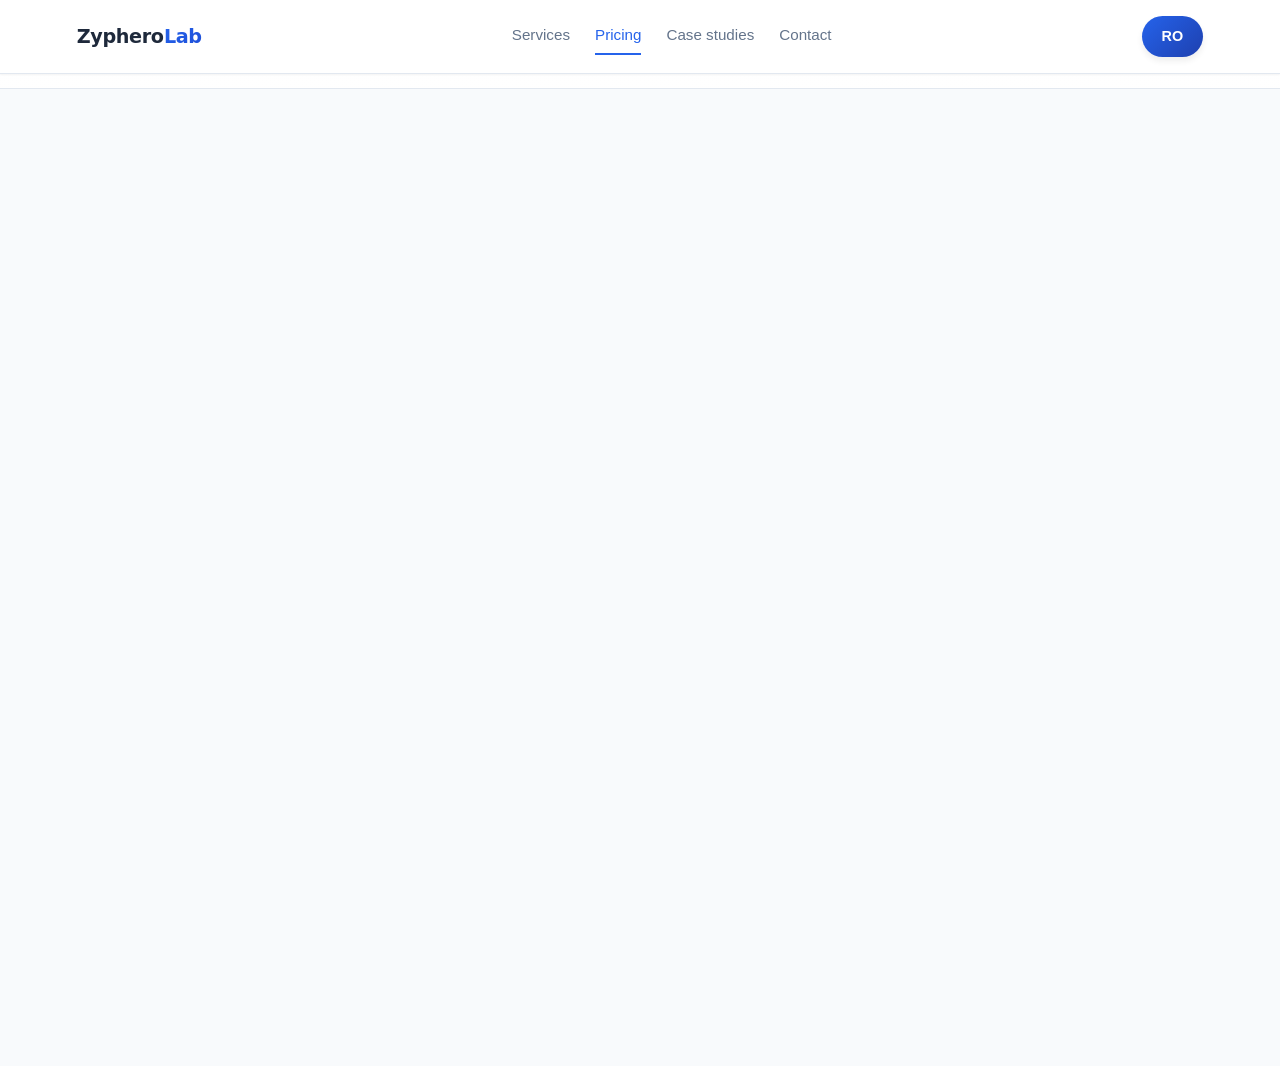
<file: en/web-pricing.html>
<!DOCTYPE html>
<html lang="en">
<head>
  <meta charset="UTF-8">
  <meta name="viewport" content="width=device-width, initial-scale=1.0">
  <title>Web Pricing | ZypheroLab</title>
  <meta name="description" content="Transparent ZypheroLab website pricing: Starter, Growth, and Custom packages for conversion-focused web projects.">
  <meta name="robots" content="index,follow">
  <meta property="og:type" content="website">
  <meta property="og:title" content="Web Pricing | ZypheroLab">
  <meta property="og:description" content="Transparent Starter, Growth and Custom pricing for lead-focused websites.">
  <meta property="og:url" content="https://zypherolab.com/en/web-pricing.html">
  <meta property="og:image" content="https://zypherolab.com/img/brand/og-image.png">
  <meta property="og:locale" content="en_US">
  <meta property="og:locale:alternate" content="ro_RO">
  <meta name="twitter:card" content="summary_large_image">
  <meta name="twitter:title" content="Web Pricing | ZypheroLab">
  <meta name="twitter:description" content="Transparent Starter, Growth and Custom pricing for lead-focused websites.">
  <link rel="canonical" href="https://zypherolab.com/en/web-pricing.html">
  <link rel="alternate" hreflang="en" href="https://zypherolab.com/en/web-pricing.html">
  <link rel="alternate" hreflang="ro" href="https://zypherolab.com/preturi-web.html">
  <link rel="alternate" hreflang="x-default" href="https://zypherolab.com/en/web-pricing.html">
  <link rel="stylesheet" href="/css/style.css?v=20260424b">
  <script type="application/ld+json">
    {
      "@context": "https://schema.org",
      "@graph": [
        {
          "@type": "WebPage",
          "name": "Web Pricing",
          "url": "https://zypherolab.com/en/web-pricing.html",
          "description": "Transparent ZypheroLab website pricing: Starter, Growth, and Custom packages for conversion-focused web projects.",
          "inLanguage": "en"
        },
        {
          "@type": "FAQPage",
          "mainEntity": [
            {
              "@type": "Question",
              "name": "What is the minimum launch budget?",
              "acceptedAnswer": {
                "@type": "Answer",
                "text": "The Starter package begins at EUR 300 for a complete commercial landing page ready for promotion."
              }
            },
            {
              "@type": "Question",
              "name": "When should we choose the Growth package?",
              "acceptedAnswer": {
                "@type": "Answer",
                "text": "Growth fits when you need a multi-page website, advanced technical SEO, and recurring KPI reporting."
              }
            },
            {
              "@type": "Question",
              "name": "Are there mandatory recurring fees?",
              "acceptedAnswer": {
                "@type": "Answer",
                "text": "There are no hidden mandatory recurring fees; maintenance and optimization subscriptions are optional."
              }
            }
          ]
        }
      ]
    }
  </script>
</head>
<body>
  <a class="skip-link" href="#main-content">Skip to content</a>
  <header><div class="header-inner"><a href="/en/" class="brand" aria-label="ZypheroLab — Home"><span class="brand-wordmark">Zyphero<span class="brand-wordmark-accent">Lab</span></span></a><nav class="nav-main" aria-label="Main navigation"><a href="/en/web-services.html">Services</a><a href="/en/web-pricing.html" class="is-active">Pricing</a><a href="/en/case-studies.html">Case studies</a><a href="/en/contact.html">Contact</a></nav><a class="header-cta" href="/preturi-web.html">RO</a></div></header>
  <main id="main-content">
    <section class="pricing" aria-labelledby="pricing-title">
      <h1 id="pricing-title">Transparent pricing for growth</h1>
      <div class="pricing-grid">
        <article class="pricing-card"><h2>Starter</h2><div class="pricing-price">EUR 300</div></article>
        <article class="pricing-card pricing-card--featured"><h2>Growth</h2><div class="pricing-price">EUR 600</div></article>
        <article class="pricing-card"><h2>Custom</h2><div class="pricing-price">On request</div></article>
      </div>
      <div class="hero-actions">
        <a class="btn" href="/en/contact.html">Request quote</a>
        <a class="btn btn-secondary" href="/en/case-studies.html">View case studies</a>
      </div>
    </section>
    <section class="faq reveal" aria-labelledby="faq-title">
      <h2 id="faq-title">Frequently asked questions about pricing</h2>
      <div class="cards">
        <article class="card">
          <h3>What is the minimum launch budget?</h3>
          <p>The Starter package begins at EUR 300 for a complete commercial landing page ready for promotion.</p>
        </article>
        <article class="card">
          <h3>When should we choose the Growth package?</h3>
          <p>Growth fits when you need a multi-page website, advanced technical SEO, and recurring KPI reporting.</p>
        </article>
        <article class="card">
          <h3>Are there mandatory recurring fees?</h3>
          <p>There are no hidden mandatory recurring fees; maintenance and optimization subscriptions are optional.</p>
        </article>
      </div>
    </section>
  </main>
  <footer><p><strong>ZypheroLab</strong> — Growth websites for local businesses.</p></footer>
  <script src="/js/config.js?v=20260424b" defer></script>
  <script src="/js/dark-mode.js?v=20260424b" defer></script>
  <script>
    (function () {
      var gtmLoaded = false;
      var fallbackTimer = null;
      var triggerEvents = ["pointerdown", "keydown", "touchstart"];
      function removeTriggers() {
        triggerEvents.forEach(function (eventName) {
          window.removeEventListener(eventName, loadGTM, true);
        });
        document.removeEventListener("visibilitychange", handleVisibilityChange);
      }
      function handleVisibilityChange() {
        if (document.visibilityState === "hidden") {
          loadGTM();
        }
      }
      function loadGTM() {
        if (gtmLoaded) return;
        gtmLoaded = true;
        removeTriggers();
        if (fallbackTimer) clearTimeout(fallbackTimer);
        var s = document.createElement("script");
        s.async = true;
        s.src = "https://www.googletagmanager.com/gtag/js?id=G-JRPX0T1X3S";
        document.head.appendChild(s);
        window.dataLayer = window.dataLayer || [];
        function gtag() { dataLayer.push(arguments); }
        window.gtag = gtag;
        gtag("js", new Date());
        gtag("config", "G-JRPX0T1X3S");
      }
      triggerEvents.forEach(function (eventName) {
        window.addEventListener(eventName, loadGTM, { once: true, passive: true, capture: true });
      });
      document.addEventListener("visibilitychange", handleVisibilityChange, { once: true });
      window.addEventListener("load", function () {
        fallbackTimer = window.setTimeout(loadGTM, 45000);
      }, { once: true });
    })();
  </script>
</body>
</html>
</file>
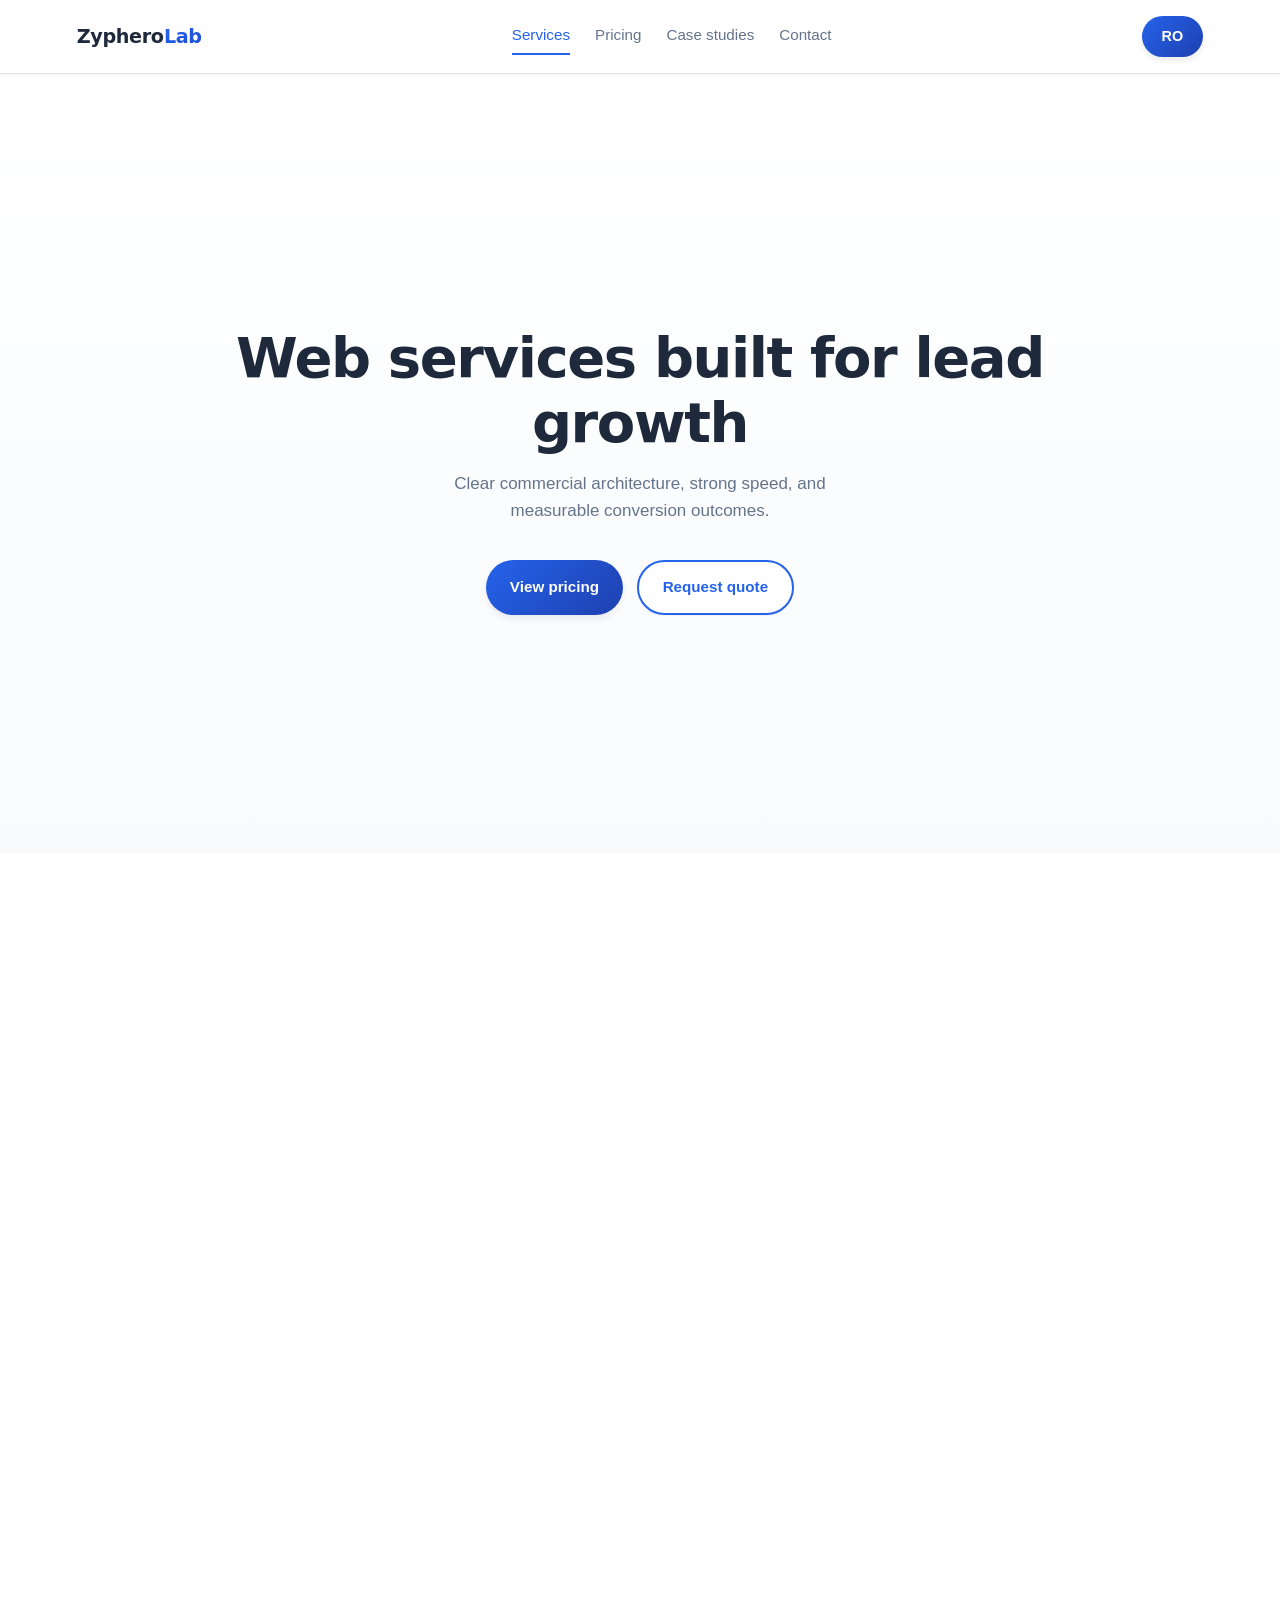
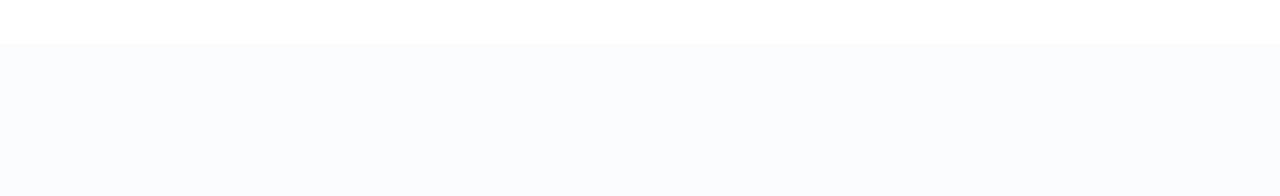
<file: en/web-services.html>
<!DOCTYPE html>
<html lang="en">
<head>
  <meta charset="UTF-8">
  <meta name="viewport" content="width=device-width, initial-scale=1.0">
  <title>Web Services | ZypheroLab</title>
  <meta name="description" content="ZypheroLab web services: conversion-focused websites, technical SEO, and growth support for local and international businesses.">
  <meta name="robots" content="index,follow">
  <meta property="og:type" content="website">
  <meta property="og:title" content="Web Services | ZypheroLab">
  <meta property="og:description" content="Conversion websites, technical SEO, and iteration sprints for growth.">
  <meta property="og:url" content="https://zypherolab.com/en/web-services.html">
  <meta property="og:image" content="https://zypherolab.com/img/brand/og-image.png">
  <meta property="og:locale" content="en_US">
  <meta property="og:locale:alternate" content="ro_RO">
  <meta name="twitter:card" content="summary_large_image">
  <meta name="twitter:title" content="Web Services | ZypheroLab">
  <meta name="twitter:description" content="Conversion websites, technical SEO, and iteration sprints for growth.">
  <link rel="canonical" href="https://zypherolab.com/en/web-services.html">
  <link rel="alternate" hreflang="en" href="https://zypherolab.com/en/web-services.html">
  <link rel="alternate" hreflang="ro" href="https://zypherolab.com/servicii-web.html">
  <link rel="alternate" hreflang="x-default" href="https://zypherolab.com/en/web-services.html">
  <link rel="stylesheet" href="/css/style.css?v=20260424b">
  <script type="application/ld+json">
    {
      "@context": "https://schema.org",
      "@graph": [
        {
          "@type": "WebPage",
          "name": "Web Services",
          "url": "https://zypherolab.com/en/web-services.html",
          "description": "ZypheroLab web services: conversion-focused websites, technical SEO, and growth support for local and international businesses.",
          "inLanguage": "en"
        },
        {
          "@type": "FAQPage",
          "mainEntity": [
            {
              "@type": "Question",
              "name": "What is included in the baseline service package?",
              "acceptedAnswer": {
                "@type": "Answer",
                "text": "The baseline package includes commercial page structure, conversion copy, mobile-first implementation, and technical SEO setup."
              }
            },
            {
              "@type": "Question",
              "name": "How fast can we see the first working version?",
              "acceptedAnswer": {
                "@type": "Answer",
                "text": "For a standard scope, the first functional version is usually delivered in 3-5 business days."
              }
            },
            {
              "@type": "Question",
              "name": "How do you track post-launch results?",
              "acceptedAnswer": {
                "@type": "Answer",
                "text": "We track traffic, CTR, and lead KPIs, then prioritize monthly optimization sprints on high-potential pages."
              }
            }
          ]
        }
      ]
    }
  </script>
</head>
<body>
  <a class="skip-link" href="#main-content">Skip to content</a>
  <header><div class="header-inner"><a href="/en/" class="brand" aria-label="ZypheroLab — Home"><span class="brand-wordmark">Zyphero<span class="brand-wordmark-accent">Lab</span></span></a><nav class="nav-main" aria-label="Main navigation"><a href="/en/web-services.html" class="is-active">Services</a><a href="/en/web-pricing.html">Pricing</a><a href="/en/case-studies.html">Case studies</a><a href="/en/contact.html">Contact</a></nav><a class="header-cta" href="/servicii-web.html">RO</a></div></header>
  <main id="main-content">
    <section class="hero">
      <div class="hero-inner">
        <div class="hero-copy">
          <h1>Web services built for lead growth</h1>
          <p class="hero-subtitle">Clear commercial architecture, strong speed, and measurable conversion outcomes.</p>
          <div class="hero-actions">
            <a class="btn" href="/en/web-pricing.html">View pricing</a>
            <a class="btn btn-secondary" href="/en/contact.html">Request quote</a>
          </div>
        </div>
      </div>
    </section>
    <section class="services" aria-labelledby="service-scope">
      <h2 id="service-scope">Scope</h2>
      <div class="cards">
        <article class="card"><h3>Conversion website</h3><p>Commercial structure, CTA hierarchy, mobile-first UX.</p></article>
        <article class="card"><h3>Technical SEO</h3><p>Canonical, hreflang, schema, and indexing setup for money pages.</p></article>
        <article class="card"><h3>Growth iteration</h3><p>KPI tracking and monthly optimization sprints.</p></article>
      </div>
      <div class="hero-actions">
        <a class="btn btn-secondary" href="/en/case-studies.html">See case studies</a>
      </div>
    </section>
    <section class="faq reveal" aria-labelledby="faq-title">
      <h2 id="faq-title">Frequently asked questions about services</h2>
      <div class="cards">
        <article class="card">
          <h3>What is included in the baseline service package?</h3>
          <p>The baseline package includes commercial page structure, conversion copy, mobile-first implementation, and technical SEO setup.</p>
        </article>
        <article class="card">
          <h3>How fast can we see the first working version?</h3>
          <p>For a standard scope, the first functional version is usually delivered in 3-5 business days.</p>
        </article>
        <article class="card">
          <h3>How do you track post-launch results?</h3>
          <p>We track traffic, CTR, and lead KPIs, then prioritize monthly optimization sprints on high-potential pages.</p>
        </article>
      </div>
    </section>
  </main>
  <footer><p><strong>ZypheroLab</strong> — Growth websites for local businesses.</p></footer>
  <script src="/js/config.js?v=20260424b" defer></script>
  <script src="/js/dark-mode.js?v=20260424b" defer></script>
  <script>
    (function () {
      var gtmLoaded = false;
      var fallbackTimer = null;
      var triggerEvents = ["pointerdown", "keydown", "touchstart"];
      function removeTriggers() {
        triggerEvents.forEach(function (eventName) {
          window.removeEventListener(eventName, loadGTM, true);
        });
        document.removeEventListener("visibilitychange", handleVisibilityChange);
      }
      function handleVisibilityChange() {
        if (document.visibilityState === "hidden") {
          loadGTM();
        }
      }
      function loadGTM() {
        if (gtmLoaded) return;
        gtmLoaded = true;
        removeTriggers();
        if (fallbackTimer) clearTimeout(fallbackTimer);
        var s = document.createElement("script");
        s.async = true;
        s.src = "https://www.googletagmanager.com/gtag/js?id=G-JRPX0T1X3S";
        document.head.appendChild(s);
        window.dataLayer = window.dataLayer || [];
        function gtag() { dataLayer.push(arguments); }
        window.gtag = gtag;
        gtag("js", new Date());
        gtag("config", "G-JRPX0T1X3S");
      }
      triggerEvents.forEach(function (eventName) {
        window.addEventListener(eventName, loadGTM, { once: true, passive: true, capture: true });
      });
      document.addEventListener("visibilitychange", handleVisibilityChange, { once: true });
      window.addEventListener("load", function () {
        fallbackTimer = window.setTimeout(loadGTM, 45000);
      }, { once: true });
    })();
  </script>
</body>
</html>
</file>
<file: css/fonts.css>
/* Self-hosted subsets (latin + latin-ext) for RO/EN. SIL Open Font License. */
@font-face {
  font-family: "Inter";
  font-style: normal;
  font-weight: 400;
  font-display: optional;
  src: url("/fonts/inter-latin.woff2") format("woff2");
  unicode-range: U+0000-00FF, U+0131, U+0152-0153, U+02BB-02BC, U+02C6, U+02DA, U+02DC, U+0304, U+0308, U+0329, U+2000-206F, U+20AC, U+2122, U+2191, U+2193, U+2212, U+2215, U+FEFF, U+FFFD;
}

@font-face {
  font-family: "Inter";
  font-style: normal;
  font-weight: 400;
  font-display: optional;
  src: url("/fonts/inter-latin-ext.woff2") format("woff2");
  unicode-range: U+0100-02BA, U+02BD-02C5, U+02C7-02CC, U+02CE-02D7, U+02DD-02FF, U+0304, U+0308, U+0329, U+1D00-1DBF, U+1E00-1E9F, U+1EF2-1EFF, U+2020, U+20A0-20AB, U+20AD-20C0, U+2113, U+2C60-2C7F, U+A720-A7FF;
}

@font-face {
  font-family: "Inter";
  font-style: normal;
  font-weight: 500;
  font-display: optional;
  src: url("/fonts/inter-latin.woff2") format("woff2");
  unicode-range: U+0000-00FF, U+0131, U+0152-0153, U+02BB-02BC, U+02C6, U+02DA, U+02DC, U+0304, U+0308, U+0329, U+2000-206F, U+20AC, U+2122, U+2191, U+2193, U+2212, U+2215, U+FEFF, U+FFFD;
}

@font-face {
  font-family: "Inter";
  font-style: normal;
  font-weight: 500;
  font-display: optional;
  src: url("/fonts/inter-latin-ext.woff2") format("woff2");
  unicode-range: U+0100-02BA, U+02BD-02C5, U+02C7-02CC, U+02CE-02D7, U+02DD-02FF, U+0304, U+0308, U+0329, U+1D00-1DBF, U+1E00-1E9F, U+1EF2-1EFF, U+2020, U+20A0-20AB, U+20AD-20C0, U+2113, U+2C60-2C7F, U+A720-A7FF;
}

@font-face {
  font-family: "Inter";
  font-style: normal;
  font-weight: 600;
  font-display: optional;
  src: url("/fonts/inter-latin.woff2") format("woff2");
  unicode-range: U+0000-00FF, U+0131, U+0152-0153, U+02BB-02BC, U+02C6, U+02DA, U+02DC, U+0304, U+0308, U+0329, U+2000-206F, U+20AC, U+2122, U+2191, U+2193, U+2212, U+2215, U+FEFF, U+FFFD;
}

@font-face {
  font-family: "Inter";
  font-style: normal;
  font-weight: 600;
  font-display: optional;
  src: url("/fonts/inter-latin-ext.woff2") format("woff2");
  unicode-range: U+0100-02BA, U+02BD-02C5, U+02C7-02CC, U+02CE-02D7, U+02DD-02FF, U+0304, U+0308, U+0329, U+1D00-1DBF, U+1E00-1E9F, U+1EF2-1EFF, U+2020, U+20A0-20AB, U+20AD-20C0, U+2113, U+2C60-2C7F, U+A720-A7FF;
}

@font-face {
  font-family: "Inter";
  font-style: normal;
  font-weight: 700;
  font-display: optional;
  src: url("/fonts/inter-latin.woff2") format("woff2");
  unicode-range: U+0000-00FF, U+0131, U+0152-0153, U+02BB-02BC, U+02C6, U+02DA, U+02DC, U+0304, U+0308, U+0329, U+2000-206F, U+20AC, U+2122, U+2191, U+2193, U+2212, U+2215, U+FEFF, U+FFFD;
}

@font-face {
  font-family: "Inter";
  font-style: normal;
  font-weight: 700;
  font-display: optional;
  src: url("/fonts/inter-latin-ext.woff2") format("woff2");
  unicode-range: U+0100-02BA, U+02BD-02C5, U+02C7-02CC, U+02CE-02D7, U+02DD-02FF, U+0304, U+0308, U+0329, U+1D00-1DBF, U+1E00-1E9F, U+1EF2-1EFF, U+2020, U+20A0-20AB, U+20AD-20C0, U+2113, U+2C60-2C7F, U+A720-A7FF;
}

@font-face {
  font-family: "Montserrat";
  font-style: normal;
  font-weight: 600;
  font-display: optional;
  src: url("/fonts/montserrat-latin.woff2") format("woff2");
  unicode-range: U+0000-00FF, U+0131, U+0152-0153, U+02BB-02BC, U+02C6, U+02DA, U+02DC, U+0304, U+0308, U+0329, U+2000-206F, U+20AC, U+2122, U+2191, U+2193, U+2212, U+2215, U+FEFF, U+FFFD;
}

@font-face {
  font-family: "Montserrat";
  font-style: normal;
  font-weight: 600;
  font-display: optional;
  src: url("/fonts/montserrat-latin-ext.woff2") format("woff2");
  unicode-range: U+0100-02BA, U+02BD-02C5, U+02C7-02CC, U+02CE-02D7, U+02DD-02FF, U+0304, U+0308, U+0329, U+1D00-1DBF, U+1E00-1E9F, U+1EF2-1EFF, U+2020, U+20A0-20AB, U+20AD-20C0, U+2113, U+2C60-2C7F, U+A720-A7FF;
}

@font-face {
  font-family: "Montserrat";
  font-style: normal;
  font-weight: 700;
  font-display: optional;
  src: url("/fonts/montserrat-latin.woff2") format("woff2");
  unicode-range: U+0000-00FF, U+0131, U+0152-0153, U+02BB-02BC, U+02C6, U+02DA, U+02DC, U+0304, U+0308, U+0329, U+2000-206F, U+20AC, U+2122, U+2191, U+2193, U+2212, U+2215, U+FEFF, U+FFFD;
}

@font-face {
  font-family: "Montserrat";
  font-style: normal;
  font-weight: 700;
  font-display: optional;
  src: url("/fonts/montserrat-latin-ext.woff2") format("woff2");
  unicode-range: U+0100-02BA, U+02BD-02C5, U+02C7-02CC, U+02CE-02D7, U+02DD-02FF, U+0304, U+0308, U+0329, U+1D00-1DBF, U+1E00-1E9F, U+1EF2-1EFF, U+2020, U+20A0-20AB, U+20AD-20C0, U+2113, U+2C60-2C7F, U+A720-A7FF;
}

@font-face {
  font-family: "Montserrat";
  font-style: normal;
  font-weight: 800;
  font-display: optional;
  src: url("/fonts/montserrat-latin.woff2") format("woff2");
  unicode-range: U+0000-00FF, U+0131, U+0152-0153, U+02BB-02BC, U+02C6, U+02DA, U+02DC, U+0304, U+0308, U+0329, U+2000-206F, U+20AC, U+2122, U+2191, U+2193, U+2212, U+2215, U+FEFF, U+FFFD;
}

@font-face {
  font-family: "Montserrat";
  font-style: normal;
  font-weight: 800;
  font-display: optional;
  src: url("/fonts/montserrat-latin-ext.woff2") format("woff2");
  unicode-range: U+0100-02BA, U+02BD-02C5, U+02C7-02CC, U+02CE-02D7, U+02DD-02FF, U+0304, U+0308, U+0329, U+1D00-1DBF, U+1E00-1E9F, U+1EF2-1EFF, U+2020, U+20A0-20AB, U+20AD-20C0, U+2113, U+2C60-2C7F, U+A720-A7FF;
}
</file>
<file: css/home-critical.css>
/* Critical CSS for homepage first paint (header + hero). */
* {
  margin: 0;
  padding: 0;
  box-sizing: border-box;
}

:root {
  --bg-primary: #ffffff;
  --bg-secondary: #f8fafc;
  --bg-tertiary: #f1f5f9;
  --bg-dark: #0f172a;
  --primary: #2563eb;
  --primary-dark: #1d4ed8;
  --text-main: #1e293b;
  --text-secondary: #64748b;
  --text-muted: #94a3b8;
  --border: #e2e8f0;
  --shadow-sm: 0 1px 2px rgba(0, 0, 0, 0.05);
  --shadow-md: 0 4px 6px rgba(0, 0, 0, 0.07);
  --shadow-lg: 0 10px 15px rgba(0, 0, 0, 0.1);
  --gradient-cta: linear-gradient(135deg, #2563eb 0%, #1e40af 100%);
  --font-display: "Montserrat", "Inter", system-ui, sans-serif;
  --header-offset: 5.5rem;
}

html {
  scroll-padding-top: var(--header-offset);
}

body {
  font-family: "Inter", sans-serif;
  color: var(--text-main);
  line-height: 1.6;
  min-height: 100vh;
  background-color: var(--bg-primary);
  background-image: linear-gradient(180deg, var(--bg-primary) 0%, var(--bg-secondary) 100%);
}

a {
  color: inherit;
}

.skip-link {
  position: absolute;
  left: -9999px;
  top: 0;
  background: var(--bg-dark);
  color: #fff;
  padding: 0.6rem 0.8rem;
  border-radius: 0.5rem;
  z-index: 9999;
}

.skip-link:focus-visible {
  left: 1rem;
  top: 1rem;
}

header {
  position: fixed;
  top: 0;
  left: 0;
  width: 100%;
  z-index: 1000;
  padding: 16px 6%;
  display: flex;
  justify-content: center;
  align-items: center;
  background: rgba(255, 255, 255, 0.95);
  border-bottom: 1px solid var(--border);
  box-shadow: var(--shadow-sm);
}

.header-inner {
  width: 100%;
  max-width: 1200px;
  margin: 0 auto;
  display: flex;
  align-items: center;
  justify-content: space-between;
  gap: 1rem;
  position: relative;
}

.brand {
  display: inline-flex;
  align-items: center;
  gap: 0.42rem;
  text-decoration: none;
  color: var(--text-main);
  flex-shrink: 0;
  border-radius: 0.65rem;
}

.brand-mark-hex {
  display: inline-flex;
  align-items: center;
  justify-content: center;
  width: 50px;
  height: 36px;
  flex-shrink: 0;
}

.brand-mark-img,
.brand-mark-img img {
  display: block;
  width: 100%;
  height: 100%;
  object-fit: contain;
}

.brand-wordmark {
  font-family: var(--font-display);
  font-weight: 700;
  font-size: clamp(1.05rem, 2.8vw, 1.2rem);
  letter-spacing: -0.02em;
  line-height: 1;
  color: var(--text-main);
  white-space: nowrap;
}

.brand-wordmark-accent {
  margin-left: 0.02em;
  background: linear-gradient(135deg, var(--primary) 0%, var(--primary-dark) 100%);
  -webkit-background-clip: text;
  background-clip: text;
  color: transparent;
}

.nav-main {
  display: flex;
  flex-wrap: wrap;
  align-items: center;
  justify-content: center;
  flex: 1;
}

.nav-main a {
  text-decoration: none;
  color: var(--text-secondary);
  font-weight: 500;
  font-size: 0.95rem;
  padding: 0.35rem 0;
  margin-left: 25px;
  border-bottom: 2px solid transparent;
}

.nav-main a:first-child {
  margin-left: 0;
}

.nav-main a.is-active {
  color: var(--primary);
  border-bottom-color: var(--primary);
}

.header-cta {
  flex-shrink: 0;
  padding: 0.55rem 1.25rem;
  border-radius: 999px;
  font-weight: 600;
  font-size: 0.9rem;
  text-decoration: none;
  color: #fff;
  background: var(--gradient-cta);
  box-shadow: var(--shadow-md);
}

.lang-switch {
  display: inline-flex;
  align-items: center;
  gap: 0.2rem;
  padding: 0.2rem;
  border-radius: 999px;
  background: var(--bg-tertiary);
  border: 1px solid var(--border);
  flex-shrink: 0;
}

.lang-btn {
  min-width: 2.35rem;
  padding: 0.38rem 0.5rem;
  border: none;
  border-radius: 999px;
  font-family: inherit;
  font-size: 0.72rem;
  font-weight: 700;
  letter-spacing: 0.04em;
  color: #475569;
  background: transparent;
}

.lang-btn.is-active {
  color: #fff;
  background: var(--primary);
}

.dark-mode-toggle {
  padding: 0.5rem;
  border: 1px solid var(--border);
  border-radius: 999px;
  background: #fff;
  display: flex;
  align-items: center;
  justify-content: center;
}

.dark-mode-toggle-icon {
  font-size: 1.05rem;
  line-height: 1;
}

.hamburger,
.mobile-menu,
.mobile-menu-overlay {
  display: none;
}

main {
  overflow-x: clip;
  position: relative;
  z-index: 1;
  padding-top: var(--header-offset);
}

.hero {
  position: relative;
  padding: 120px 10%;
  min-height: min(85vh, 48rem);
  display: flex;
  align-items: center;
  background: linear-gradient(180deg, var(--bg-primary) 0%, var(--bg-secondary) 100%);
  overflow: hidden;
}

.hero-inner {
  max-width: 1200px;
  margin: 0 auto;
  width: 100%;
  display: grid;
  grid-template-columns: 1fr;
  gap: clamp(1.2rem, 3vw, 2rem);
  align-items: center;
  justify-items: center;
}

.hero-copy {
  display: flex;
  flex-direction: column;
  align-items: center;
  text-align: center;
  position: relative;
  z-index: 1;
}

.hero h1 {
  font-family: "Inter", system-ui, sans-serif;
  font-size: clamp(2.25rem, 5.5vw, 3.5rem);
  font-weight: 700;
  line-height: 1.15;
  letter-spacing: -0.025em;
  color: var(--text-main);
}

.hero p {
  margin-top: 15px;
  color: var(--text-secondary);
  font-size: 17px;
}

.hero-subtitle,
.hero-lead {
  max-width: 42ch;
  margin-inline: auto;
}

.hero .hero-tagline {
  margin-top: 0.75rem;
  color: var(--text-secondary);
  font-size: clamp(1.05rem, 2.2vw, 1.2rem);
  font-weight: 400;
}

.hero-actions {
  display: flex;
  flex-wrap: wrap;
  justify-content: center;
  gap: 0.85rem;
  margin-top: 1.75rem;
  min-height: 2.75rem;
}

.btn {
  display: inline-flex;
  align-items: center;
  justify-content: center;
  gap: 0.4rem;
  margin-top: 0.5rem;
  padding: 0.82rem 1.5rem;
  border-radius: 999px;
  border: none;
  font-weight: 600;
  font-size: 0.95rem;
  text-decoration: none;
  background: var(--gradient-cta);
  color: #fff;
  box-shadow: var(--shadow-md);
}

.btn-secondary {
  background: #fff;
  border: 2px solid var(--primary);
  color: var(--primary);
  box-shadow: var(--shadow-sm);
}

.trust-badges {
  display: flex;
  flex-wrap: wrap;
  justify-content: center;
  gap: 0.75rem;
  margin-top: 1.25rem;
}

.trust-badge {
  display: inline-flex;
  align-items: center;
  gap: 0.35rem;
  padding: 0.4rem 0.75rem;
  background: var(--bg-tertiary);
  border: 1px solid var(--border);
  border-radius: 999px;
  font-size: 0.85rem;
  font-weight: 500;
  color: #475569;
}

.floating-shape {
  display: none;
}

@media (max-width: 900px) {
  :root {
    --header-offset: 5rem;
  }

  header {
    padding: 16px 5%;
  }

  .nav-main a {
    margin-left: 18px;
  }

  .hero {
    padding: 100px 6%;
  }

  .hero h1 {
    font-size: clamp(2rem, 7vw, 2.75rem);
  }
}

@media (max-width: 768px) {
  :root {
    --header-offset: 4.2rem;
  }

  .nav-main {
    display: none !important;
  }

  .hamburger {
    display: flex;
    flex-direction: column;
    justify-content: center;
    align-items: center;
    width: 40px;
    height: 40px;
    padding: 0;
    border: none;
    background: transparent;
    gap: 5px;
  }

  .hamburger-line {
    width: 24px;
    height: 2px;
    background: var(--text-main);
    border-radius: 2px;
  }

  .header-cta,
  .header-inner > .lang-switch,
  .header-inner > .dark-mode-toggle {
    display: none;
  }

  .header-inner {
    padding: 12px 6%;
    gap: 0.5rem;
  }

  .hero {
    padding: 100px 6%;
  }
}

@media (max-width: 650px) {
  .hero-actions {
    flex-direction: column;
    align-items: stretch;
    min-height: 8rem;
  }

  .btn {
    justify-content: center;
  }
}

@media (max-width: 520px) {
  .hero {
    padding: 72px 5%;
  }

  .brand-wordmark {
    font-size: clamp(0.92rem, 4.2vw, 1.05rem);
  }

  .brand-mark-hex {
    width: 44px;
    height: 31px;
  }
}
</file>
<file: css/style.css>
/* RESET */
* {
  margin: 0;
  padding: 0;
  box-sizing: border-box;
}

:root {
  /* Trust-First Professional Palette */
  --bg-primary: #ffffff;
  --bg-secondary: #f8fafc;
  --bg-tertiary: #f1f5f9;
  --bg-dark: #0f172a;

  --primary: #2563eb;
  --primary-dark: #1d4ed8;
  --secondary: #0f172a;
  --accent: #f59e0b;
  --success: #10b981;

  --text-main: #1e293b;
  --text-secondary: #64748b;
  --text-muted: #94a3b8;

  --border: #e2e8f0;
  --border-dark: #cbd5e1;

  --primary-rgb: 37 99 235;
  --secondary-rgb: 15 23 42;
  --accent-rgb: 245 158 11;
  --success-rgb: 16 185 129;

  /* Gradients - simplified */
  --gradient-main: linear-gradient(135deg, #2563eb 0%, #1d4ed8 100%);
  --gradient-cta: linear-gradient(135deg, #2563eb 0%, #1e40af 100%);

  /* Shadows */
  --shadow-sm: 0 1px 2px rgba(0, 0, 0, 0.05);
  --shadow-md: 0 4px 6px rgba(0, 0, 0, 0.07);
  --shadow-lg: 0 10px 15px rgba(0, 0, 0, 0.1);

  /* Backgrounds */
  --bg: var(--bg-primary);
  --bg-elevated: var(--bg-secondary);
  --bg-soft: var(--bg-tertiary);

  /* Text aliases */
  --text: var(--text-main);
  --muted: var(--text-muted);

  /* Preview */
  --preview-hue: 217;

  /* Typography */
  --font-display: "Montserrat", "Inter", system-ui, sans-serif;
  --header-offset: 5.5rem;

  /* Legacy compatibility */
  --accent-a: var(--primary);
  --accent-b: var(--secondary);
  --accent-c: var(--accent);
  --glow: 0 0 20px rgba(37, 99, 235, 0.3);
}

html {
  scroll-behavior: smooth;
  scroll-padding-top: var(--header-offset);
}

body {
  font-family: "Inter", sans-serif;
  color: var(--text-main);
  line-height: 1.6;
  min-height: 100vh;
  position: relative;
  background-color: var(--bg-primary);
  background-image: linear-gradient(180deg, var(--bg-primary) 0%, var(--bg-secondary) 100%);
}

body::before {
  content: none;
  position: fixed;
  inset: -20% -10% auto;
  height: 65vh;
  pointer-events: none;
  background:
    radial-gradient(circle at 18% 28%, rgb(var(--primary-rgb) / 0.14), transparent 42%),
    radial-gradient(circle at 82% 0%, rgb(var(--accent-rgb) / 0.11), transparent 38%);
  z-index: 0;
}

.fx-ready body::before {
  content: "";
}

a {
  color: inherit;
}

.sr-only {
  position: absolute;
  width: 1px;
  height: 1px;
  padding: 0;
  margin: -1px;
  overflow: hidden;
  clip: rect(0, 0, 0, 0);
  white-space: nowrap;
  border: 0;
}

.skip-link {
  position: absolute;
  left: -9999px;
  top: 0;
  background: var(--bg-dark);
  color: #fff;
  padding: 0.6rem 0.8rem;
  border-radius: 0.5rem;
  z-index: 9999;
}

.skip-link:focus-visible {
  left: 1rem;
  top: 1rem;
}

header {
  position: fixed;
  top: 0;
  left: 0;
  width: 100%;
  z-index: 1000;
  padding: 16px 6%;
  box-sizing: border-box;
  display: flex;
  justify-content: center;
  align-items: center;
  background: rgba(255, 255, 255, 0.95);
  backdrop-filter: blur(10px);
  -webkit-backdrop-filter: blur(10px);
  border-bottom: 1px solid var(--border);
  box-shadow: var(--shadow-sm);
}

.header-inner {
  width: 100%;
  max-width: 1200px;
  margin: 0 auto;
  display: flex;
  align-items: center;
  justify-content: space-between;
  gap: 1rem;
  position: relative;
}

.brand {
  display: inline-flex;
  align-items: center;
  gap: 0.42rem;
  text-decoration: none;
  color: var(--text-main);
  flex-shrink: 0;
  border-radius: 0.65rem;
}

.brand:hover .brand-mark-hex {
  transform: scale(1.05);
}

.brand:focus-visible {
  outline: 2px solid var(--primary);
  outline-offset: 4px;
}

.brand-mark-hex {
  display: inline-flex;
  align-items: center;
  justify-content: center;
  width: 50px;
  height: 36px;
  flex-shrink: 0;
  transition: transform 0.2s ease;
}

.brand-mark-img {
  display: block;
  width: 100%;
  height: 100%;
  transition: transform 0.2s ease;
}

.brand-mark-img img {
  display: block;
  width: 100%;
  height: 100%;
  object-fit: contain;
}

.brand-wordmark {
  font-family: var(--font-display);
  font-weight: 700;
  font-size: clamp(1.05rem, 2.8vw, 1.2rem);
  letter-spacing: -0.02em;
  line-height: 1;
  color: var(--text-main);
  font-style: normal;
  white-space: nowrap;
}

.brand-wordmark-accent {
  margin-left: 0.02em;
  background: linear-gradient(135deg, var(--primary) 0%, var(--primary-dark) 100%);
  -webkit-background-clip: text;
  background-clip: text;
  color: transparent;
}

.nav-main {
  display: flex;
  flex-wrap: wrap;
  align-items: center;
  justify-content: center;
  flex: 1;
  position: relative;
  z-index: 2;
}

.nav-main a {
  text-decoration: none;
  color: var(--text-secondary);
  font-weight: 500;
  font-size: 0.95rem;
  padding: 0.35rem 0;
  margin-left: 25px;
  border-bottom: 2px solid transparent;
  transition: color 0.3s ease, border-color 0.3s ease;
}

.nav-main a:first-child {
  margin-left: 0;
}

.nav-main a:hover {
  color: var(--primary);
}

.nav-main a.is-active {
  color: var(--primary);
  border-bottom-color: var(--primary);
}

.header-cta {
  flex-shrink: 0;
  padding: 0.55rem 1.25rem;
  border-radius: 999px;
  font-weight: 600;
  font-size: 0.9rem;
  text-decoration: none;
  color: white;
  background: var(--gradient-cta);
  border: none;
  box-shadow: var(--shadow-md);
  transition: transform 0.2s ease, box-shadow 0.2s ease;
  position: relative;
  z-index: 1;
}

.header-cta:hover {
  transform: translateY(-1px);
  box-shadow: var(--shadow-lg);
}

.lang-switch {
  display: inline-flex;
  align-items: center;
  gap: 0.2rem;
  padding: 0.2rem;
  border-radius: 999px;
  background: var(--bg-tertiary);
  border: 1px solid var(--border);
  flex-shrink: 0;
}

.lang-btn {
  min-width: 2.35rem;
  padding: 0.38rem 0.5rem;
  border: none;
  border-radius: 999px;
  font-family: inherit;
  font-size: 0.72rem;
  font-weight: 700;
  letter-spacing: 0.04em;
  color: #475569;
  background: transparent;
  cursor: pointer;
  transition: color 0.2s ease, background 0.2s ease, box-shadow 0.2s ease;
}

.lang-btn:hover {
  color: var(--text-main);
}

.lang-btn.is-active {
  color: white;
  background: var(--primary);
  box-shadow: var(--shadow-sm);
}

.lang-btn:focus-visible {
  outline: 2px solid var(--primary);
  outline-offset: 2px;
}

.dark-mode-toggle {
  padding: 0.5rem;
  border: 1px solid var(--border);
  border-radius: 999px;
  background: white;
  cursor: pointer;
  transition: background 0.2s ease;
  display: flex;
  align-items: center;
  justify-content: center;
}

.dark-mode-toggle:hover {
  background: var(--bg-tertiary);
}

.dark-mode-toggle-icon {
  font-size: 1.05rem;
  line-height: 1;
}

.hamburger {
  display: none;
  flex-direction: column;
  justify-content: center;
  align-items: center;
  width: 40px;
  height: 40px;
  padding: 0;
  border: none;
  background: transparent;
  cursor: pointer;
  gap: 5px;
}

.hamburger-line {
  width: 24px;
  height: 2px;
  background: var(--text-main);
  border-radius: 2px;
  transition: all 0.25s ease;
}

.hamburger[aria-expanded="true"] .hamburger-line:nth-child(1) {
  transform: rotate(45deg) translate(5px, 5px);
}

.hamburger[aria-expanded="true"] .hamburger-line:nth-child(2) {
  opacity: 0;
}

.hamburger[aria-expanded="true"] .hamburger-line:nth-child(3) {
  transform: rotate(-45deg) translate(5px, -5px);
}

.mobile-menu-overlay {
  position: fixed;
  inset: 0;
  background: rgba(0, 0, 0, 0.45);
  z-index: 1001;
  opacity: 0;
  visibility: hidden;
  transition: opacity 0.25s ease, visibility 0.25s ease;
}

.mobile-menu-overlay.is-active {
  opacity: 1;
  visibility: visible;
}

.mobile-menu {
  position: fixed;
  top: 0;
  right: -100%;
  width: 100%;
  max-width: 320px;
  height: 100%;
  background: white;
  z-index: 1002;
  transition: right 0.25s ease;
  display: flex;
  flex-direction: column;
  box-shadow: -5px 0 25px rgba(0, 0, 0, 0.15);
}

.mobile-menu.is-active {
  right: 0;
}

.mobile-menu-header {
  display: flex;
  align-items: center;
  justify-content: space-between;
  padding: 1rem;
  border-bottom: 1px solid var(--border);
}

.mobile-menu-close {
  width: 36px;
  height: 36px;
  padding: 0;
  border: none;
  background: transparent;
  font-size: 1.5rem;
  color: var(--text-main);
  cursor: pointer;
  display: flex;
  align-items: center;
  justify-content: center;
  border-radius: 999px;
}

.mobile-menu-nav {
  flex: 1;
  padding: 1rem;
  display: flex;
  flex-direction: column;
  gap: 0.5rem;
  overflow-y: auto;
}

.mobile-menu-nav a {
  padding: 0.75rem 1rem;
  border-radius: 8px;
  text-decoration: none;
  color: var(--text-main);
  font-weight: 500;
}

.mobile-menu-nav a.is-active {
  background: var(--gradient-main);
  color: white;
}

.mobile-menu-footer {
  padding: 1rem;
  border-top: 1px solid var(--border);
  display: flex;
  flex-direction: column;
  gap: 1rem;
}

main {
  overflow-x: clip;
  position: relative;
  z-index: 1;
  padding-top: var(--header-offset);
}

section {
  padding: 4.5rem 6%;
}

main > section:not(.hero) {
  content-visibility: auto;
  contain-intrinsic-size: 1px 920px;
}

.hero {
  position: relative;
  padding: 120px 10%;
  min-height: min(85vh, 48rem);
  display: flex;
  align-items: center;
  background: linear-gradient(180deg, var(--bg-primary) 0%, var(--bg-secondary) 100%);
  overflow: hidden;
  isolation: isolate;
}

.hero::before {
  content: none;
  position: absolute;
  inset: -20% -14% 2%;
  z-index: 0;
  pointer-events: none;
  background:
    radial-gradient(circle at 12% 24%, rgb(var(--primary-rgb) / 0.32), transparent 43%),
    radial-gradient(circle at 84% 20%, rgb(var(--accent-rgb) / 0.24), transparent 41%),
    radial-gradient(circle at 74% 78%, rgb(var(--primary-rgb) / 0.22), transparent 46%),
    radial-gradient(circle at 28% 74%, rgb(var(--accent-rgb) / 0.16), transparent 52%);
  background-size: 140% 140%;
  filter: saturate(1.12);
  transform: translate3d(0, 0, 0) scale(1.02);
  animation: none;
}

.floating-shape {
  position: absolute;
  border-radius: 50%;
  filter: blur(2px);
  pointer-events: none;
  z-index: 0;
  display: none;
}

.floating-shape--circle-1 {
  width: clamp(8rem, 14vw, 13rem);
  aspect-ratio: 1;
  top: 8%;
  left: 4%;
  background: radial-gradient(circle, rgb(var(--primary-rgb) / 0.34), transparent 72%);
}

.floating-shape--circle-2 {
  width: clamp(10rem, 18vw, 16rem);
  aspect-ratio: 1;
  right: 6%;
  bottom: 10%;
  background: radial-gradient(circle, rgb(var(--accent-rgb) / 0.3), transparent 70%);
}

.floating-shape--circle-3 {
  width: clamp(7rem, 12vw, 11rem);
  aspect-ratio: 1;
  right: 20%;
  top: 14%;
  background: radial-gradient(circle, rgb(var(--primary-rgb) / 0.24), transparent 72%);
}

.hero::after {
  content: none;
  position: absolute;
  right: 2%;
  top: 2%;
  width: min(42vw, 25rem);
  aspect-ratio: 1;
  border-radius: 50%;
  background:
    conic-gradient(
      from 120deg,
      rgb(var(--primary-rgb) / 0.42) 0deg,
      rgb(var(--accent-rgb) / 0.34) 95deg,
      rgb(var(--primary-rgb) / 0.26) 210deg,
      rgb(var(--accent-rgb) / 0.18) 300deg,
      rgb(var(--primary-rgb) / 0.42) 360deg
    );
  filter: blur(14px);
  pointer-events: none;
  z-index: 0;
  animation: none;
}

.hero-inner {
  max-width: 1200px;
  margin: 0 auto;
  width: 100%;
  display: grid;
  grid-template-columns: 1fr;
  gap: clamp(1.2rem, 3vw, 2rem);
  align-items: center;
  justify-items: center;
}

.hero-copy {
  display: flex;
  flex-direction: column;
  align-items: center;
  text-align: center;
  position: relative;
  z-index: 1;
}

.hero .floating-shape {
  opacity: 0.9;
  transform: translate3d(0, 0, 0);
  will-change: transform, opacity;
}

.hero .floating-shape--circle-1 {
  animation: none;
}

.hero .floating-shape--circle-2 {
  animation: none;
}

.hero .floating-shape--circle-3 {
  animation: none;
}

.fx-ready .hero::before {
  content: "";
  animation: heroAmbientDrift 16s ease-in-out infinite alternate;
}

.fx-ready .hero::after {
  content: "";
  animation: heroGlowPulse 20s linear infinite;
}

.fx-ready .hero .floating-shape {
  display: block;
}

.fx-ready .hero .floating-shape--circle-1 {
  animation: heroFloatOne 16s ease-in-out infinite;
}

.fx-ready .hero .floating-shape--circle-2 {
  animation: heroFloatTwo 20s ease-in-out infinite;
}

.fx-ready .hero .floating-shape--circle-3 {
  animation: heroFloatThree 14s ease-in-out infinite;
}

@keyframes heroAmbientDrift {
  0% {
    transform: translate3d(-4%, -2%, 0) scale(1.02);
  }
  100% {
    transform: translate3d(4%, 2%, 0) scale(1.08);
  }
}

@keyframes heroFloatOne {
  0%, 100% {
    transform: translate3d(0, 0, 0);
    opacity: 0.64;
  }
  50% {
    transform: translate3d(30px, -22px, 0);
    opacity: 0.98;
  }
}

@keyframes heroFloatTwo {
  0%, 100% {
    transform: translate3d(0, 0, 0);
    opacity: 0.62;
  }
  50% {
    transform: translate3d(-28px, 24px, 0);
    opacity: 0.94;
  }
}

@keyframes heroFloatThree {
  0%, 100% {
    transform: translate3d(0, 0, 0);
    opacity: 0.58;
  }
  50% {
    transform: translate3d(20px, 24px, 0);
    opacity: 0.88;
  }
}

@keyframes heroGlowPulse {
  0% {
    transform: translate3d(0, 0, 0) scale(0.92) rotate(0deg);
    opacity: 0.46;
  }
  50% {
    transform: translate3d(-3%, 3%, 0) scale(1.12) rotate(180deg);
    opacity: 0.92;
  }
  100% {
    transform: translate3d(0, 0, 0) scale(0.92) rotate(360deg);
    opacity: 0.46;
  }
}

.hero h1 {
  font-family: "Inter", system-ui, sans-serif;
  font-size: clamp(2.25rem, 5.5vw, 3.5rem);
  font-weight: 700;
  line-height: 1.15;
  letter-spacing: -0.025em;
  color: var(--text-main);
}

.hero p {
  margin-top: 15px;
  color: var(--text-secondary);
  font-size: 17px;
}

.hero-subtitle {
  max-width: 42ch;
  margin-inline: auto;
}

.hero .hero-tagline {
  margin-top: 0.75rem;
  color: var(--text-secondary);
  font-size: clamp(1.05rem, 2.2vw, 1.2rem);
  font-weight: 400;
}

.hero-lead {
  max-width: 42ch;
  margin-left: auto;
  margin-right: auto;
}

.hero-actions {
  display: flex;
  flex-wrap: wrap;
  justify-content: center;
  gap: 0.85rem;
  margin-top: 1.75rem;
  min-height: 2.75rem;
}

.trust-badges {
  display: flex;
  flex-wrap: wrap;
  justify-content: center;
  gap: 0.75rem;
  margin-top: 1.25rem;
}

.trust-badge {
  display: inline-flex;
  align-items: center;
  gap: 0.35rem;
  padding: 0.4rem 0.75rem;
  background: var(--bg-tertiary);
  border: 1px solid var(--border);
  border-radius: 999px;
  font-size: 0.85rem;
  font-weight: 500;
  color: #475569;
}

.hero-visual {
  position: relative;
  display: flex;
  justify-content: center;
  align-items: center;
  min-height: min(320px, 48vh);
  background: var(--bg-tertiary);
  border-radius: 16px;
  border: 1px solid var(--border);
  box-shadow: var(--shadow-lg);
  padding: 2rem;
}

.hero-placeholder {
  text-align: center;
  color: var(--text-muted);
  font-size: 0.95rem;
}

.btn {
  display: inline-flex;
  align-items: center;
  justify-content: center;
  gap: 0.4rem;
  margin-top: 0.5rem;
  padding: 0.82rem 1.5rem;
  border-radius: 999px;
  border: none;
  font-weight: 600;
  font-size: 0.95rem;
  text-decoration: none;
  background: var(--gradient-cta);
  color: white;
  cursor: pointer;
  box-shadow: var(--shadow-md);
  transition: transform 0.2s ease, box-shadow 0.2s ease;
}

.btn:hover {
  transform: translateY(-2px);
  box-shadow: var(--shadow-lg);
}

.btn-secondary {
  background: white;
  border: 2px solid var(--primary);
  color: var(--primary);
  box-shadow: var(--shadow-sm);
}

.btn-secondary:hover {
  background: var(--bg-tertiary);
}

.facts,
.offer,
.testimonials,
.faq,
.contact,
.generator-section {
  border-top: 1px solid var(--border);
}

.offer {
  text-align: center;
}

.services,
.portfolio {
  background: var(--bg-primary);
}

.proof-strip {
  padding: 3.25rem 6%;
  border-top: 1px solid var(--border);
  background: var(--bg-secondary);
  text-align: center;
}

.proof-strip-lead {
  max-width: 52ch;
  margin: 0 auto 1.2rem;
  color: var(--text-secondary);
  font-size: clamp(0.95rem, 2.2vw, 1.05rem);
}

.proof-strip-list {
  max-width: 48rem;
  margin: 0 auto;
  padding: 0;
  list-style: none;
  display: grid;
  gap: 0.55rem;
}

.proof-strip-list li {
  background: var(--bg-primary);
  border: 1px solid var(--border);
  border-radius: 0.75rem;
  padding: 0.72rem 1rem;
  text-align: left;
  color: var(--text-secondary);
  font-size: 0.94rem;
  line-height: 1.45;
}

.about {
  background: var(--bg-secondary);
}

h2 {
  text-align: center;
  margin-bottom: 1.8rem;
  font-family: var(--font-display);
  font-size: clamp(1.55rem, 3vw, 2.15rem);
  font-weight: 700;
  color: var(--text-main);
}

.facts-list,
.offer-list {
  max-width: 60rem;
  margin: 0 auto;
  padding: 0;
  display: grid;
  gap: 0.7rem;
  color: var(--text-secondary);
}

.facts-list li,
.offer-list li {
  background: var(--bg-tertiary);
  border: 1px solid var(--border);
  border-radius: 0.8rem;
  padding: 0.85rem 1rem;
  list-style-position: inside;
  text-align: left;
}

.cards {
  display: grid;
  grid-template-columns: repeat(auto-fit, minmax(16.5rem, 1fr));
  gap: 1rem;
  max-width: 68rem;
  margin: 0 auto;
}

.card,
.portfolio-item,
details,
blockquote {
  border-radius: 1rem;
  background: white;
  border: 1px solid var(--border);
  box-shadow: 0 14px 32px rgba(15, 23, 42, 0.05);
}

.card {
  padding: 1.2rem;
  box-shadow: var(--shadow-sm);
  transition: transform 0.2s ease, box-shadow 0.2s ease;
  text-align: center;
}

.card:hover {
  transform: translateY(-4px);
  box-shadow: var(--shadow-md);
}

.offer-lead {
  max-width: 58ch;
  margin: 0 auto 1rem;
  text-align: center;
  color: var(--text-secondary);
}

.offer .btn {
  margin: 1.4rem auto 0;
}

.pricing {
  background: var(--bg-secondary);
  border-top: 1px solid var(--border);
  position: relative;
  overflow: clip;
}

.pricing-grid {
  display: grid;
  grid-template-columns: repeat(auto-fit, minmax(18rem, 1fr));
  gap: 1.5rem;
  max-width: 72rem;
  margin: 0 auto;
}

.pricing-card {
  background: white;
  border: 1px solid var(--border);
  border-radius: 1rem;
  padding: 2rem;
  box-shadow: var(--shadow-sm);
  transition: transform 0.2s ease, box-shadow 0.2s ease;
  position: relative;
  display: flex;
  flex-direction: column;
  background-image: linear-gradient(180deg, #ffffff 0%, #f8fafc 100%);
  text-align: center;
}

.pricing-card:hover {
  transform: translateY(-4px);
  box-shadow: var(--shadow-lg);
}

.pricing-card--featured {
  border: 2px solid var(--primary);
  box-shadow: 0 0 0 4px rgba(37, 99, 235, 0.1);
}

.pricing-badge {
  position: absolute;
  top: -12px;
  left: 50%;
  transform: translateX(-50%);
  background: var(--primary);
  color: white;
  padding: 0.35rem 1rem;
  border-radius: 999px;
  font-size: 0.75rem;
  font-weight: 600;
  text-transform: uppercase;
  letter-spacing: 0.05em;
}

.pricing-card h3 {
  font-family: var(--font-display);
  font-size: 1.25rem;
  font-weight: 700;
  margin-bottom: 0.75rem;
  color: var(--text-main);
}

.pricing-price {
  font-size: 2rem;
  font-weight: 700;
  color: var(--primary);
  margin-bottom: 1.5rem;
}

.pricing-features {
  list-style: none;
  padding: 0;
  margin: 0 0 1.5rem 0;
  flex: 1;
}

.pricing-features li {
  padding: 0.5rem 0;
  color: var(--text-secondary);
  font-size: 0.95rem;
  position: relative;
  padding-left: 1.5rem;
}

.pricing-features li::before {
  content: "✓";
  position: absolute;
  left: 0;
  color: var(--success);
  font-weight: 600;
}

.pricing-card .btn {
  margin-top: auto;
  align-self: center;
}

.subscriptions {
  max-width: 1200px;
  margin: 0 auto;
}

.subscriptions-subtitle {
  text-align: center;
  color: var(--text-secondary);
  font-size: 1.05rem;
  margin-bottom: 2rem;
}

.subscriptions-grid {
  display: grid;
  grid-template-columns: repeat(auto-fit, minmax(17rem, 1fr));
  gap: 1.5rem;
}

.subscription-card {
  background: white;
  border: 1px solid var(--border);
  border-radius: 1rem;
  padding: 2rem;
  box-shadow: var(--shadow-sm);
  position: relative;
  display: flex;
  flex-direction: column;
  background-image: linear-gradient(180deg, #ffffff 0%, #f8fafc 100%);
  text-align: center;
}

.subscription-card .btn {
  align-self: center;
}

.subscription-card--featured {
  border: 2px solid var(--primary);
}

.subscription-badge {
  position: absolute;
  top: -12px;
  left: 50%;
  transform: translateX(-50%);
  background: var(--primary);
  color: white;
  padding: 0.35rem 1rem;
  border-radius: 999px;
  font-size: 0.75rem;
  font-weight: 600;
  text-transform: uppercase;
  letter-spacing: 0.05em;
}

.subscription-price {
  font-size: 1.7rem;
  font-weight: 700;
  color: var(--primary);
  margin-bottom: 1.2rem;
}

.subscription-features {
  list-style: none;
  padding: 0;
  margin: 0 0 1.5rem;
  flex: 1;
}

.subscription-features li {
  padding: 0.45rem 0 0.45rem 1.4rem;
  color: var(--text-secondary);
  position: relative;
}

.subscription-features li::before {
  content: "✓";
  position: absolute;
  left: 0;
  color: var(--primary);
  font-weight: 700;
}

.process {
  padding: 4rem 5%;
  background: var(--bg-secondary);
}

.process-grid {
  display: grid;
  grid-template-columns: repeat(auto-fit, minmax(220px, 1fr));
  gap: 1.25rem;
  max-width: 1000px;
  margin: 0 auto;
}

.process-step {
  background: white;
  border: 1px solid var(--border);
  border-radius: 1rem;
  padding: 1.4rem;
  text-align: center;
}

.process-number {
  width: 48px;
  height: 48px;
  background: var(--gradient-main);
  color: white;
  border-radius: 50%;
  display: flex;
  align-items: center;
  justify-content: center;
  font-size: 1.2rem;
  font-weight: 700;
  margin: 0 auto 1rem;
}

.portfolio-grid {
  display: grid;
  grid-template-columns: repeat(auto-fit, minmax(17rem, 1fr));
  gap: 1rem;
}

.portfolio-item {
  padding: 1.2rem;
  text-align: center;
}

.portfolio-item--highlight {
  border-color: color-mix(in srgb, var(--primary) 38%, var(--border));
  box-shadow: 0 16px 34px rgb(var(--primary-rgb) / 0.14);
}

.portfolio-link {
  display: inline-flex;
  margin-top: 0.8rem;
  font-weight: 600;
  color: var(--primary);
  text-decoration: none;
  margin-left: auto;
  margin-right: auto;
}

.portfolio-link:hover {
  text-decoration: underline;
}

.portfolio-case {
  list-style: none;
  margin: 0.85rem 0 0;
  padding: 0;
  display: flex;
  flex-direction: column;
  gap: 0.42rem;
  text-align: left;
}

.portfolio-case li {
  font-size: 0.92rem;
  color: var(--text-secondary);
  line-height: 1.45;
}

.portfolio-case-type {
  font-weight: 600;
  color: var(--text-main);
  margin-right: 0.2rem;
}

.result-metric {
  margin-top: 0.45rem;
  color: var(--primary);
  font-weight: 600;
}

blockquote {
  max-width: 52rem;
  margin: 0 auto;
  padding: 1.2rem;
  text-align: center;
}

.testimonials-grid {
  display: grid;
  gap: 1rem;
  max-width: 72rem;
  margin: 0 auto;
  grid-template-columns: repeat(auto-fit, minmax(16rem, 1fr));
}

.testimonials-grid blockquote {
  margin: 0;
}

blockquote p {
  color: var(--text-main);
}

cite {
  margin-top: 0.75rem;
  display: block;
  color: var(--text-secondary);
}

.faq p {
  color: var(--text-secondary);
}

.faq-list {
  max-width: 56rem;
  margin: 0 auto;
}

.faq-item + .faq-item {
  margin-top: 0.8rem;
}

.faq .faq-item {
  text-align: center;
}

.field-group {
  display: grid;
  gap: 0.35rem;
}

.field-label-like {
  font-weight: 500;
  color: var(--text-main);
  font-size: 0.95rem;
}

label {
  font-weight: 500;
  color: var(--text-main);
  font-size: 0.92rem;
}

.color-value {
  font-weight: 400;
  color: var(--text-muted);
  font-size: 0.85rem;
}

input[type="text"],
input[type="email"],
select,
textarea {
  width: 100%;
  padding: 14px;
  border-radius: 12px;
  background: var(--bg-tertiary);
  border: 1px solid var(--border);
  color: var(--text-main);
  font-family: inherit;
}

input[type="text"]:focus,
input[type="email"]:focus,
select:focus,
textarea:focus {
  outline: none;
  border-color: var(--primary);
  box-shadow: 0 0 0 3px rgba(37, 99, 235, 0.1);
}

input[type="range"] {
  width: 100%;
  appearance: none;
  outline: none;
}

/* Slider nuanță (hue) — gradient pe track în WebKit / Firefox */
input[type="range"].color-picker {
  height: 40px;
  border-radius: 10px;
  background: transparent;
}

input[type="range"].color-picker::-webkit-slider-runnable-track {
  height: 40px;
  border-radius: 10px;
  background: linear-gradient(90deg, #22d3ee, #6366f1, #9333ea, #e879f9, #f472b6, #facc15);
}

input[type="range"].color-picker::-webkit-slider-thumb {
  appearance: none;
  width: 20px;
  height: 20px;
  margin-top: 10px;
  border-radius: 50%;
  background: #fff;
  border: 2px solid rgba(15, 23, 42, 0.9);
  box-shadow: 0 0 12px rgb(var(--secondary-rgb) / 0.5);
  cursor: pointer;
}

input[type="range"].color-picker::-moz-range-track {
  height: 40px;
  border-radius: 10px;
  background: linear-gradient(90deg, #22d3ee, #6366f1, #9333ea, #e879f9, #f472b6, #facc15);
}

input[type="range"].color-picker::-moz-range-thumb {
  width: 20px;
  height: 20px;
  border-radius: 50%;
  background: #fff;
  border: 2px solid rgba(15, 23, 42, 0.9);
  box-shadow: 0 0 12px rgb(var(--secondary-rgb) / 0.5);
  cursor: pointer;
}

textarea {
  min-height: 8rem;
  resize: vertical;
}

input::placeholder,
textarea::placeholder {
  color: #64748b;
}

.btn:focus-visible,
a:focus-visible,
summary:focus-visible {
  outline: 2px solid var(--primary);
  outline-offset: 2px;
}

#leadForm {
  max-width: 44rem;
  margin: 0 auto;
  display: grid;
  gap: 0.8rem;
}

.about-inner {
  max-width: 62ch;
  margin: 0 auto;
  text-align: center;
  background: color-mix(in srgb, var(--bg-secondary) 84%, white);
  border: 1px solid var(--border);
  border-radius: 1rem;
  padding: clamp(1.2rem, 3vw, 2rem);
  box-shadow: var(--shadow-sm);
}

.about-inner .btn {
  margin-top: 1.2rem;
}

.form-status {
  margin-top: 0.7rem;
  text-align: center;
  min-height: 1.4rem;
  color: color-mix(in srgb, var(--primary) 48%, white);
}

details {
  max-width: 52rem;
  margin: 0 auto 0.8rem;
  padding: 0.95rem 1rem;
}

summary {
  cursor: pointer;
  font-weight: 600;
}

footer {
  border-top: 1px solid var(--border);
  padding: 1.4rem 6%;
  color: var(--text-secondary);
  position: relative;
  z-index: 1;
  background: var(--bg-primary);
}

.footer-links {
  margin-top: 0.5rem;
}

.footer-links a {
  color: var(--primary);
  text-decoration: none;
}

.footer-links a:hover {
  text-decoration: underline;
}

body.dark-mode {
  --bg-primary: #0b1120;
  --bg-secondary: #111827;
  --bg-tertiary: #1f2937;
  --text-main: #e5e7eb;
  --text-secondary: #9ca3af;
  --text-muted: #94a3b8;
  --border: #263244;
  --border-dark: #334155;
  --primary: #60a5fa;
  --primary-dark: #3b82f6;
}

body.dark-mode header,
body.dark-mode .mobile-menu,
body.dark-mode .card,
body.dark-mode .portfolio-item,
body.dark-mode details,
body.dark-mode blockquote,
body.dark-mode .pricing-card,
body.dark-mode .subscription-card,
body.dark-mode .process-step,
body.dark-mode footer {
  background-color: #111827;
  border-color: #263244;
}

body.dark-mode .btn-secondary {
  background: #0f172a;
  border-color: var(--primary);
  color: #bfdbfe;
}

body.dark-mode .pricing {
  background: #0f172a;
}

body.dark-mode .subscriptions-subtitle {
  color: #cbd5e1;
}

body.dark-mode .pricing-card,
body.dark-mode .subscription-card {
  background-color: #111827;
  background-image: linear-gradient(180deg, #111827 0%, #0f172a 100%);
  border-color: #334155;
  box-shadow: 0 14px 32px rgba(2, 6, 23, 0.45);
}

body.dark-mode .proof-strip-list li {
  background: #0f172a;
  border-color: #334155;
}

body.dark-mode .pricing-card h3,
body.dark-mode .subscription-card h3 {
  color: #f8fafc;
}

body.dark-mode .pricing-features li,
body.dark-mode .subscription-features li {
  color: #cbd5e1;
}

body.dark-mode .pricing-price,
body.dark-mode .subscription-price {
  color: #93c5fd;
}

body.dark-mode .pricing-card--featured,
body.dark-mode .subscription-card--featured {
  border-color: #60a5fa;
  box-shadow: 0 0 0 3px rgba(96, 165, 250, 0.25), 0 16px 36px rgba(2, 6, 23, 0.5);
}

body.dark-mode .pricing-badge,
body.dark-mode .subscription-badge {
  background: #bfdbfe;
  color: #0f172a;
  border: 1px solid #93c5fd;
}

body.dark-mode .dark-mode-toggle {
  background: #0f172a;
  border-color: #334155;
}

body.dark-mode .lang-switch {
  background: #0f172a;
  border-color: #334155;
}

body.dark-mode .lang-btn {
  color: #cbd5e1;
}

body.dark-mode .lang-btn.is-active {
  color: #0b1120;
}

body.dark-mode .facts-list li,
body.dark-mode .offer-list li,
body.dark-mode input[type="text"],
body.dark-mode input[type="email"],
body.dark-mode select,
body.dark-mode textarea {
  background: #0f172a;
  border-color: #334155;
  color: #e5e7eb;
}

body.dark-mode .about-inner {
  background: #0f172a;
  border-color: #334155;
}

body.dark-mode .hero::before {
  background:
    radial-gradient(circle at 12% 24%, rgb(var(--primary-rgb) / 0.26), transparent 44%),
    radial-gradient(circle at 84% 20%, rgb(var(--accent-rgb) / 0.2), transparent 42%),
    radial-gradient(circle at 74% 78%, rgb(var(--primary-rgb) / 0.2), transparent 48%),
    radial-gradient(circle at 28% 74%, rgb(var(--accent-rgb) / 0.14), transparent 54%);
}

body.dark-mode .hero::after {
  opacity: 0.78;
}

body.dark-mode .hero .floating-shape {
  opacity: 0.78;
}

.whatsapp,
.chat-ai {
  position: fixed;
  z-index: 950;
  display: flex;
  align-items: center;
  justify-content: center;
  text-decoration: none;
  border-radius: 50%;
  box-shadow: 0 8px 28px rgba(0, 0, 0, 0.35);
  transition: transform 0.2s ease, box-shadow 0.2s ease;
}

.whatsapp.is-hidden,
.chat-ai.is-hidden {
  opacity: 0;
  pointer-events: none;
  transform: translateY(10px);
}

.whatsapp:hover,
.chat-ai:hover {
  transform: scale(1.06);
}

.whatsapp {
  left: 20px;
  bottom: max(20px, env(safe-area-inset-bottom));
  background: #25d366;
  padding: 15px;
}

.whatsapp-icon {
  width: 1.55rem;
  height: 1.55rem;
  background: url("data:image/svg+xml,%3Csvg xmlns='http://www.w3.org/2000/svg' viewBox='0 0 24 24' fill='%23fff'%3E%3Cpath d='M17.472 14.382c-.297-.149-1.758-.867-2.03-.967-.273-.099-.471-.148-.67.15-.197.297-.767.966-.94 1.164-.173.199-.347.223-.644.075-.297-.15-1.255-.463-2.39-1.475-.883-.788-1.48-1.761-1.653-2.059-.173-.297-.018-.458.13-.606.134-.133.298-.347.446-.52.149-.174.198-.298.298-.497.099-.198.05-.371-.025-.52-.075-.149-.669-1.612-.916-2.207-.242-.579-.487-.5-.669-.51-.173-.008-.371-.01-.57-.01-.198 0-.52.074-.792.372-.272.297-1.04 1.016-1.04 2.479 0 1.462 1.065 2.875 1.213 3.074.149.198 2.096 3.2 5.077 4.487.709.306 1.262.489 1.694.625.712.227 1.36.195 1.871.118.571-.085 1.758-.719 2.006-1.413.248-.694.248-1.289.173-1.413-.074-.124-.272-.198-.57-.347m-5.421 7.403h-.004a9.87 9.87 0 01-5.031-1.378l-.361-.214-3.741.982.998-3.648-.235-.374a9.86 9.86 0 01-1.51-5.26c.001-5.45 4.436-9.884 9.888-9.884 2.64 0 5.122 1.03 6.988 2.898a9.825 9.825 0 012.893 6.994c-.003 5.45-4.435 9.884-9.885 9.884m8.413-18.297A11.815 11.815 0 0012.05 0C5.495 0 .16 5.335.157 11.892c0 2.096.547 4.142 1.588 5.945L.057 24l6.305-1.654a11.882 11.882 0 005.683 1.448h.005c6.554 0 11.89-5.335 11.893-11.893a11.821 11.821 0 00-3.48-8.413z'/%3E%3C/svg%3E") center / contain no-repeat;
}

.chat-ai {
  right: 20px;
  bottom: max(20px, env(safe-area-inset-bottom));
  background: var(--gradient-cta);
  padding: 15px;
  box-shadow: var(--shadow-lg);
}

.chat-ai-icon {
  width: 1.35rem;
  height: 1.35rem;
  background: url("data:image/svg+xml,%3Csvg xmlns='http://www.w3.org/2000/svg' viewBox='0 0 24 24' fill='none' stroke='%23fff' stroke-width='2' stroke-linecap='round' stroke-linejoin='round'%3E%3Cpath d='M21 15a2 2 0 0 1-2 2H7l-4 4V5a2 2 0 0 1 2-2h14a2 2 0 0 1 2 2z'/%3E%3C/svg%3E") center / contain no-repeat;
}

.reveal {
  opacity: 0;
  transform: translateY(20px);
  transition: opacity 0.45s ease, transform 0.45s ease;
}

.reveal.active {
  opacity: 1;
  transform: translateY(0);
}

@media (max-width: 900px) {
  header {
    padding: 16px 5%;
  }

  :root {
    --header-offset: 5rem;
  }

  .nav-main a {
    margin-left: 18px;
  }

  .nav-main a:first-child {
    margin-left: 0;
  }

  section {
    padding: 3.5rem 5%;
  }

  .hero {
    padding: 100px 6%;
  }

  .hero h1 {
    font-size: clamp(2rem, 7vw, 2.75rem);
  }

  .hero p {
    font-size: 17px;
  }

  .hero-inner {
    grid-template-columns: 1fr;
    text-align: center;
  }

  .hero-copy .hero-lead {
    margin-left: auto;
    margin-right: auto;
  }

  .hero-actions {
    justify-content: center;
  }

  .hero-visual {
    order: -1;
    min-height: 220px;
  }

}

@media (max-width: 768px) {
  :root {
    --header-offset: 4.2rem;
  }

  .hero::before {
    inset: -12% -16% 16%;
    opacity: 0.52;
    animation-duration: 26s;
    filter: saturate(1);
  }

  .hero::after {
    opacity: 0.44;
  }

  .hero .floating-shape {
    opacity: 0.48;
  }

  .nav-main {
    display: none !important;
  }

  .hamburger {
    display: flex;
  }

  .header-cta {
    display: none;
  }

  .header-inner {
    padding: 12px 6%;
    flex-direction: row;
    align-items: center;
    justify-content: space-between;
    gap: 0.5rem;
  }

  .header-inner .brand {
    flex: 1;
    min-width: 0;
  }

  .header-inner > .lang-switch,
  .header-inner > .dark-mode-toggle {
    display: none;
  }

  .hamburger {
    margin-left: auto;
    flex: 0 0 auto;
  }

  body.mobile-menu-open {
    overflow: hidden;
  }

}

@media (max-width: 720px) {
  :root {
    --header-offset: 5rem;
  }

  .header-inner > .lang-switch {
    order: 2;
    margin-left: auto;
  }

  .header-cta {
    order: 2;
  }

  .nav-main {
    order: 3;
    width: 100%;
    justify-content: flex-start;
    overflow-x: auto;
    flex-wrap: nowrap;
    padding-bottom: 0.2rem;
    -webkit-overflow-scrolling: touch;
    scrollbar-width: thin;
  }

  .nav-main a {
    white-space: nowrap;
  }
}

@media (max-width: 520px) {
  .hero {
    padding: 72px 5%;
  }

  .header-inner .brand {
    flex: 1;
    min-width: 0;
    gap: 0.5rem;
  }

  .brand-wordmark {
    font-size: clamp(0.92rem, 4.2vw, 1.05rem);
  }

  .brand-mark-hex {
    width: 44px;
    height: 31px;
  }

  .header-inner > .lang-switch {
    margin-left: 0;
  }
}

@media (max-width: 360px) {
  .header-inner {
    gap: 0.4rem;
  }

  .brand-wordmark {
    font-size: 0.9rem;
  }

  .brand-wordmark-accent {
    display: none;
  }

  .brand-mark-hex {
    width: 40px;
    height: 28px;
  }
}

@media (max-width: 650px) {
  .pricing .floating-shape {
    display: none;
  }

  .hero .floating-shape {
    display: block;
    opacity: 0.36;
  }

  .hero .floating-shape--circle-3 {
    display: none;
  }

  .hero::before {
    opacity: 0.5;
    animation-duration: 30s;
    filter: saturate(0.92);
  }

  .hero::after {
    opacity: 0.38;
    width: min(46vw, 15rem);
    right: -8%;
    top: 6%;
  }

  .hero-actions {
    flex-direction: column;
    align-items: stretch;
    min-height: 8rem;
  }

  .btn {
    justify-content: center;
  }

  .whatsapp,
  .chat-ai {
    padding: 12px;
    bottom: max(16px, calc(env(safe-area-inset-bottom) + 10px));
  }

  .whatsapp {
    left: 16px;
  }

  .chat-ai {
    right: 16px;
  }
}

@media (prefers-reduced-motion: reduce) {
  html {
    scroll-behavior: auto;
  }

  *,
  *::before,
  *::after {
    animation: none !important;
    transition: none !important;
  }

  .reveal {
    opacity: 1;
    transform: none;
  }
}
</file>
